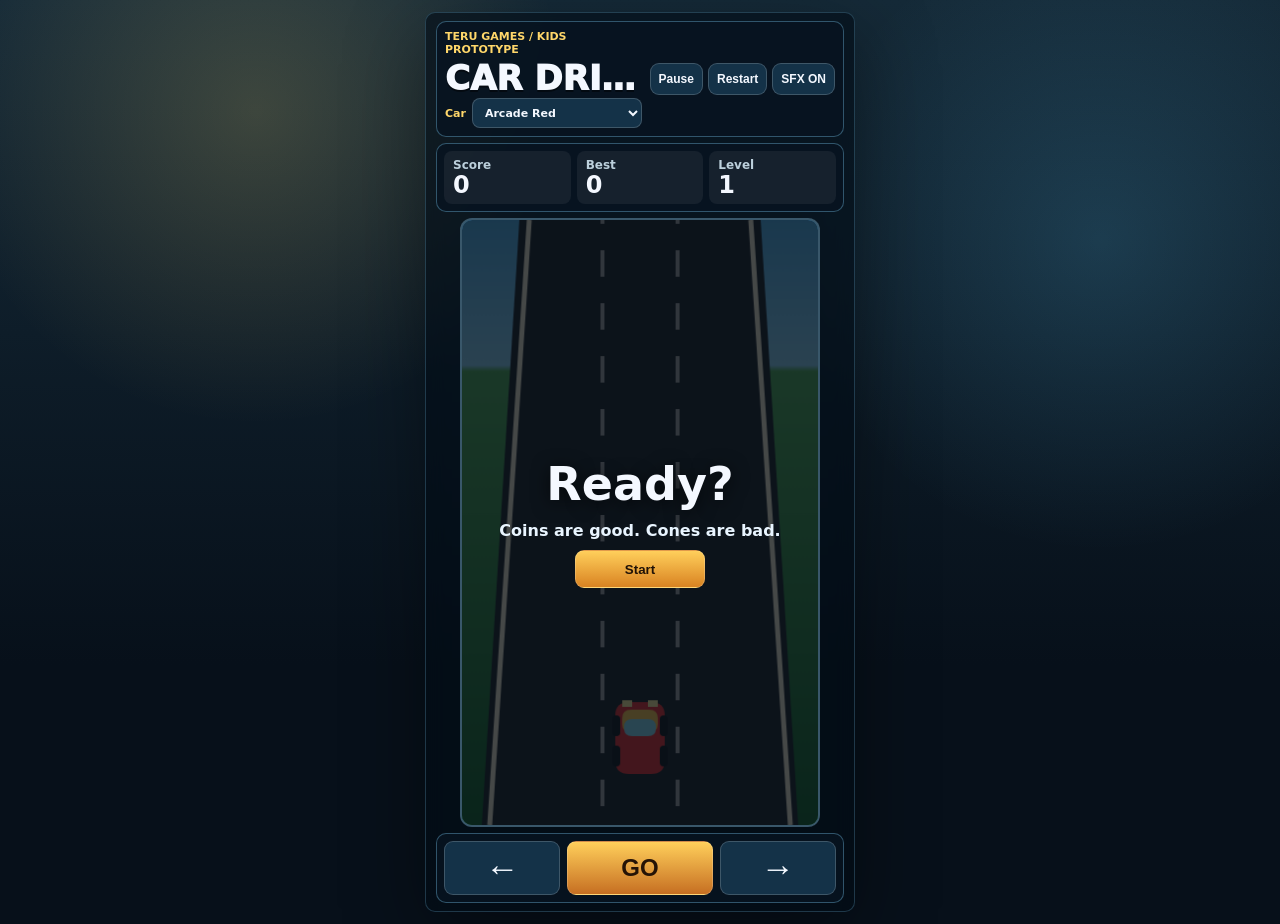
<file: game-dev-room/prototypes/car-drive/index.html>
<!doctype html>
<!-- このゲームはAIを活用して制作されています。© てるよしGAMES -->
<!-- This game was made with the help of AI. © TERUYOSHI GAMES (TERU) — original work by TERU. https://www.teru44.net -->
<html lang="ja">
  <head>
    <meta charset="UTF-8" /><meta name="author" content="TERU（てるよしGAMES）"><meta name="copyright" content="© TERUYOSHI GAMES (TERU)">
    <meta
      name="viewport"
      content="width=device-width, initial-scale=1.0, maximum-scale=1.0, user-scalable=no, viewport-fit=cover"
    />
    <title>Car Drive Sample</title>
    <link rel="stylesheet" href="./styles.css" />
  </head>
  <body>
    <main class="app" aria-label="Car Drive Sample">
      <section class="top-bar">
        <div class="brand">
          <p>TERU GAMES / Kids Prototype</p>
          <h1>CAR DRIVE</h1>
          <label class="car-picker">
            <span>Car</span>
            <select id="carSelect" aria-label="Car type">
              <option value="arcade-red">Arcade Red</option>
              <option value="toyota-hilux">Toyota Hilux</option>
              <option value="porsche-959">Porsche 959</option>
            </select>
          </label>
        </div>
        <div class="actions">
          <button id="pauseBtn" type="button">Pause</button>
          <button id="restartBtn" type="button">Restart</button>
          <button id="soundBtn" type="button" aria-pressed="true">SFX ON</button>
        </div>
      </section>

      <section class="stats" aria-label="Score board">
        <div>
          <span>Score</span>
          <strong id="score">0</strong>
        </div>
        <div>
          <span>Best</span>
          <strong id="best">0</strong>
        </div>
        <div>
          <span>Level</span>
          <strong id="level">1</strong>
        </div>
      </section>

      <section class="road-wrap">
        <canvas id="game" width="360" height="640" aria-label="Driving game"></canvas>
        <div id="overlay" class="overlay">
          <strong id="overlayTitle">Ready?</strong>
          <span id="overlayText">Press Start</span>
          <button id="startBtn" type="button">Start</button>
        </div>
      </section>

      <section class="controls" aria-label="Touch controls">
        <button id="leftBtn" type="button" aria-label="Left">←</button>
        <button id="boostBtn" type="button" aria-label="Boost">GO</button>
        <button id="rightBtn" type="button" aria-label="Right">→</button>
      </section>
    </main>

    <script src="./game.js"></script>
  </body>
</html>
</file>
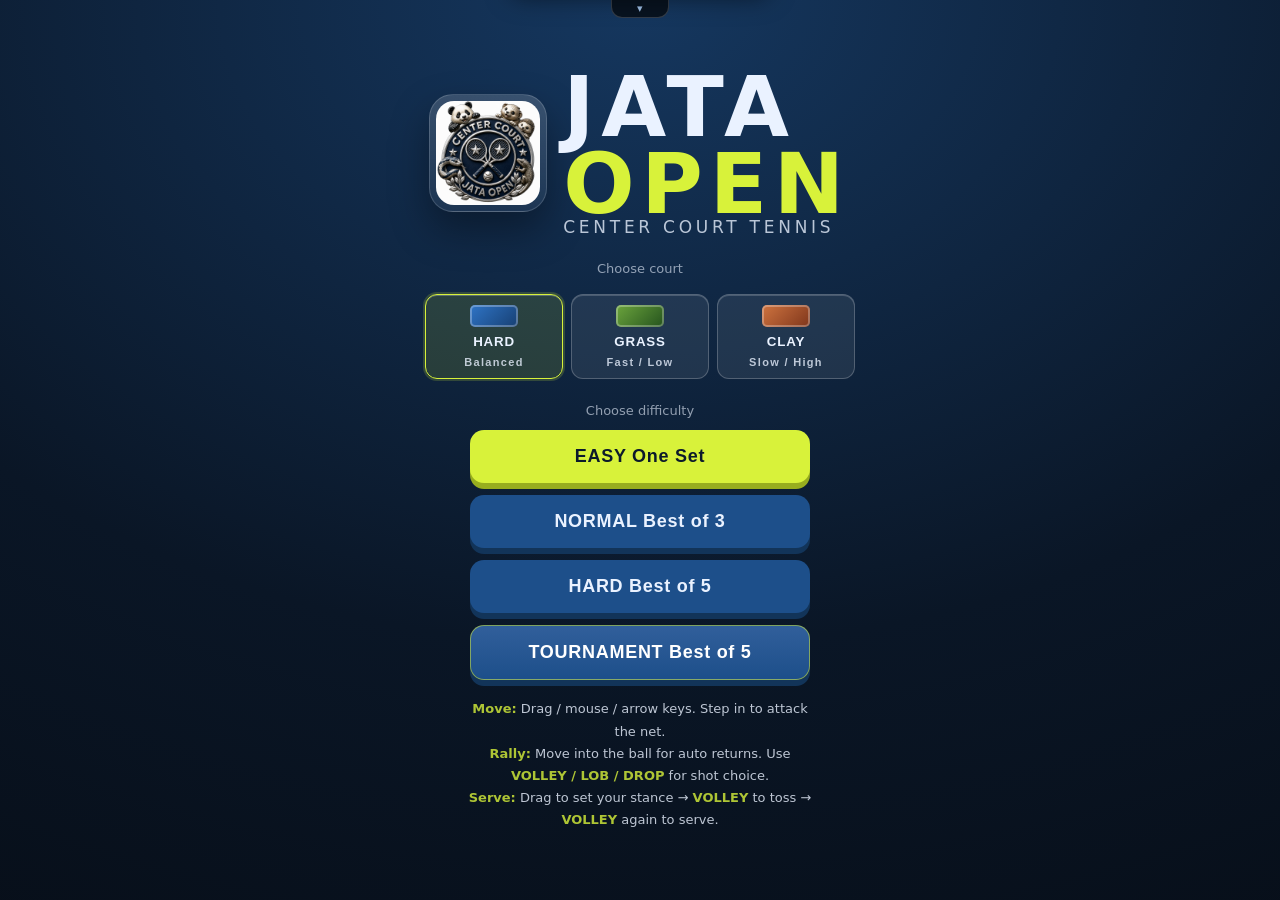
<file: game-dev-room/prototypes/center-court-tennis/index.html>
<!DOCTYPE html>
<!-- このゲームはAIを活用して制作されています。© てるよしGAMES -->
<!-- This game was made with the help of AI. © TERUYOSHI GAMES (TERU) — original work by TERU. https://www.teru44.net -->
<html lang="ja">
<head>
<meta charset="UTF-8"><meta name="author" content="TERU（てるよしGAMES）"><meta name="copyright" content="© TERUYOSHI GAMES (TERU)">
<meta name="viewport" content="width=device-width, initial-scale=1.0, maximum-scale=1.0, user-scalable=no">
<title>JATA OPEN - Center Court Tennis</title>
<style>
  :root{
    --court:#2767b8;        /* ハードコート（コート内） */
    --apron:#3c9a5f;        /* コート外周グリーン */
    --line:#f4f7fb;         /* ライン白 */
    --ball:#d8f23a;         /* テニスボール */
    --surface-accent:#d8f23a;
    --ink:#0c1a2b;
    --hud:#0c1a2bcc;
  }
  *{box-sizing:border-box;-webkit-tap-highlight-color:transparent;
    -webkit-user-select:none;user-select:none;-webkit-touch-callout:none;}
  html,body{margin:0;height:100%;background:#08111d;overflow:hidden;
    font-family:'Trebuchet MS','Segoe UI',system-ui,sans-serif;color:#eaf2ff;}
  img{-webkit-user-drag:none;user-drag:none;}
  #wrap{position:fixed;inset:0;display:flex;align-items:center;justify-content:center;}
  canvas{display:block;touch-action:none;width:100%;height:100%;}

  /* ---- オーバーレイ（メニュー / 勝敗） ---- */
  .overlay{position:fixed;inset:0;display:flex;flex-direction:column;
    align-items:center;justify-content:center;gap:18px;
    background:radial-gradient(120% 120% at 50% 0%,#15375f 0%,#0a1626 60%,#070e18 100%);
    text-align:center;padding:24px;z-index:10;}
  .hidden{display:none!important;}
  .brand-block{display:flex;align-items:center;justify-content:center;gap:16px;
    max-width:92vw;}
  .brand-copy{text-align:left;}
  .emblem-wrap{width:min(118px,28vw);padding:6px;border-radius:24px;
    background:linear-gradient(180deg,rgba(255,255,255,.16),rgba(255,255,255,.05));
    border:1px solid rgba(255,255,255,.16);box-shadow:0 18px 38px rgba(0,0,0,.36);}
  .title-emblem{display:block;width:100%;height:auto;border-radius:18px;}
  .result-emblem{display:block;width:min(138px,34vw);height:auto;border-radius:24px;
    box-shadow:0 18px 38px rgba(0,0,0,.35);}
  .result-player{display:block;width:min(190px,42vw);max-height:32vh;object-fit:contain;
    image-rendering:pixelated;filter:drop-shadow(0 16px 24px rgba(0,0,0,.34));}
  .character-grid{display:grid;grid-template-columns:repeat(4,minmax(0,140px));gap:10px;
    width:min(590px,96vw);}
  .character-card{appearance:none;position:relative;overflow:hidden;cursor:pointer;min-height:202px;
    padding:12px;border-radius:20px;border:2px solid rgba(255,255,255,.18);color:#eaf2ff;
    background:linear-gradient(180deg,rgba(37,83,132,.92),rgba(10,27,48,.96));
    box-shadow:0 16px 34px rgba(0,0,0,.3);display:flex;flex-direction:column;align-items:center;
    justify-content:flex-end;gap:7px;transition:transform .12s,border-color .12s,box-shadow .12s;}
  .character-card:hover,.character-card:focus-visible{transform:translateY(-3px);border-color:var(--ball);
    box-shadow:0 18px 38px rgba(0,0,0,.36),0 0 0 3px rgba(216,242,58,.15);outline:0;}
  .character-card:active{transform:translateY(1px);}
  .character-preview{width:100%;height:136px;object-fit:contain;image-rendering:pixelated;
    filter:drop-shadow(0 12px 13px rgba(0,0,0,.32));}
  .character-name{font-size:21px;font-weight:900;letter-spacing:.08em;}
  .character-card[data-character="kangaroo"] .character-name{font-size:15px;letter-spacing:.035em;}
  .character-type{font-size:11px;letter-spacing:.15em;color:#a9c9e9;}
  .character-detail{position:absolute;left:7px;right:7px;bottom:7px;z-index:2;min-height:58px;
    padding:8px 7px;border-radius:12px;border:1px solid rgba(216,242,58,.48);
    background:rgba(5,16,30,.96);color:#f4f8ff;font-size:11px;font-weight:800;line-height:1.42;
    letter-spacing:.025em;display:flex;align-items:center;justify-content:center;text-align:center;
    opacity:0;transform:translateY(8px);transition:opacity .14s,transform .14s;pointer-events:none;}
  .character-card:hover .character-detail,.character-card:focus-visible .character-detail{
    opacity:1;transform:translateY(0);}
  .character-back{width:min(240px,70vw);}
  .title{font-size:clamp(38px,11vw,84px);font-weight:900;letter-spacing:.08em;
    line-height:.92;text-transform:uppercase;}
  .title b{color:var(--ball);}
  .tagline{font-size:clamp(13px,3.6vw,17px);opacity:.78;letter-spacing:.22em;
    text-transform:uppercase;margin-top:-6px;}
  .panel{display:flex;flex-direction:column;gap:12px;width:min(340px,86vw);margin-top:6px;}
  .surface-select{display:grid;grid-template-columns:repeat(3,1fr);gap:8px;width:min(430px,92vw);}
  .surface-card{appearance:none;border:1px solid rgba(255,255,255,.22);cursor:pointer;border-radius:12px;
    min-height:74px;padding:10px 8px;color:#eaf2ff;background:rgba(255,255,255,.08);
    display:flex;flex-direction:column;align-items:center;justify-content:center;gap:7px;
    font-weight:900;letter-spacing:.06em;box-shadow:inset 0 1px 0 rgba(255,255,255,.18);}
  .surface-card::before{content:"";display:block;width:48px;height:22px;border-radius:5px;
    background:linear-gradient(135deg,var(--sw1),var(--sw2));box-shadow:inset 0 0 0 2px rgba(255,255,255,.28);}
  .surface-card span{font-size:11px;opacity:.78;font-weight:800;letter-spacing:.12em;}
  .surface-card.on{border-color:var(--surface-accent);background:rgba(216,242,58,.13);
    box-shadow:0 0 0 2px rgba(216,242,58,.18),inset 0 1px 0 rgba(255,255,255,.25);}
  .surface-card[data-surface="hard"]{--sw1:#2f75c7;--sw2:#173f72;}
  .surface-card[data-surface="grass"]{--sw1:#6ca53d;--sw2:#24521d;}
  .surface-card[data-surface="clay"]{--sw1:#cf7440;--sw2:#7e351b;}
  .btn{appearance:none;border:0;cursor:pointer;border-radius:14px;padding:16px 18px;
    font-size:18px;font-weight:800;letter-spacing:.04em;color:var(--ink);
    background:var(--ball);box-shadow:0 6px 0 #97ad1f;transition:transform .06s,box-shadow .06s;}
  .btn:active{transform:translateY(4px);box-shadow:0 2px 0 #97ad1f;}
  .btn.alt{background:#1d4f8a;color:#eaf2ff;box-shadow:0 6px 0 #123459;}
  .btn.alt:active{box-shadow:0 2px 0 #123459;}
  .sub{font-size:13px;opacity:.6;}
  .help{font-size:13px;line-height:1.7;opacity:.8;max-width:360px;}
  .help b{color:var(--ball);}
  .result{font-size:clamp(28px,8vw,52px);font-weight:900;}
  .badge{display:inline-block;font-size:12px;letter-spacing:.18em;
    text-transform:uppercase;opacity:.6;}
  .tournament-entry{border:1px solid rgba(216,242,58,.52);background:linear-gradient(180deg,#315f9b,#1d4f8a)!important;
    color:#fff!important;box-shadow:0 6px 0 #123459!important;}
  .resume-tournament{border:1px solid rgba(255,255,255,.24);}
  .tournament-overlay{gap:12px;padding:18px 14px;overflow:auto;justify-content:flex-start;}
  .tournament-title{font-size:clamp(30px,8vw,52px);font-weight:900;letter-spacing:.08em;line-height:.95;margin-top:18px;}
  .tournament-round{color:var(--ball);font-size:15px;font-weight:900;letter-spacing:.16em;}
  .bracket{display:grid;grid-template-columns:repeat(3,minmax(160px,1fr));gap:10px;width:min(760px,96vw);align-items:start;}
  .bracket-column{display:flex;flex-direction:column;gap:8px;min-width:0;}
  .bracket-heading{font-size:11px;color:#9fc0e6;letter-spacing:.15em;font-weight:900;}
  .bracket-match{border:1px solid rgba(255,255,255,.16);border-radius:11px;padding:7px;background:rgba(12,28,48,.88);font-size:11px;line-height:1.55;text-align:left;}
  .bracket-player{display:block;white-space:nowrap;overflow:hidden;text-overflow:ellipsis;padding:1px 4px;border-radius:5px;}
  .bracket-player.user{color:var(--ball);font-weight:900;}
  .bracket-player.winner{background:rgba(124,252,138,.14);color:#7cfc8a;}
  .bracket-player.pending{opacity:.38;}
  .tournament-actions{display:flex;flex-direction:column;gap:10px;width:min(340px,86vw);padding-bottom:20px;}
  .save-note{font-size:12px;color:#9fc0e6;}
  .champion-video-layer{position:fixed;inset:0;z-index:30;background:#030812;display:flex;align-items:center;justify-content:center;}
  .champion-video-layer video{width:100%;height:100%;object-fit:contain;background:#030812;}
  .video-skip{position:absolute;right:14px;top:max(28px,env(safe-area-inset-top));z-index:2;border:1px solid rgba(255,255,255,.35);border-radius:999px;padding:10px 16px;background:rgba(5,16,30,.78);color:#fff;font-weight:900;}
  .video-play{position:absolute;left:50%;top:50%;transform:translate(-50%,-50%);z-index:3;width:min(300px,80vw);}
  .champion-celebration{position:fixed;inset:0;z-index:34;pointer-events:none;overflow:hidden;
    display:flex;align-items:flex-start;justify-content:center;padding-top:max(28px,env(safe-area-inset-top));}
  .champion-crown{position:relative;z-index:2;display:flex;flex-direction:column;align-items:center;
    padding:10px 22px 12px;border-radius:18px;border:1px solid rgba(255,236,139,.62);
    background:linear-gradient(180deg,rgba(8,18,34,.9),rgba(16,35,60,.76));
    box-shadow:0 10px 36px rgba(0,0,0,.42),0 0 35px rgba(255,211,74,.2);animation:championCrownIn .65s cubic-bezier(.2,.8,.2,1) both;}
  .champion-trophy{font-size:clamp(34px,9vw,58px);line-height:1;filter:drop-shadow(0 5px 8px rgba(0,0,0,.4));}
  .champion-kicker{font-size:clamp(10px,2.8vw,14px);font-weight:900;letter-spacing:.28em;color:#ffe57a;margin-top:5px;}
  .champion-word{font-size:clamp(25px,7vw,50px);font-weight:1000;line-height:1;letter-spacing:.1em;
    background:linear-gradient(180deg,#fffbd3 8%,#ffd34a 52%,#f28a17 100%);-webkit-background-clip:text;background-clip:text;color:transparent;
    text-shadow:0 5px 22px rgba(255,189,38,.2);}
  .confetti-piece{position:absolute;top:-12vh;width:10px;height:18px;border-radius:2px;opacity:.95;
    animation:confettiFall var(--fall) linear var(--delay) infinite,confettiSpin .75s ease-in-out infinite alternate;}
  @keyframes championCrownIn{from{opacity:0;transform:translateY(-28px) scale(.78)}to{opacity:1;transform:none}}
  @keyframes confettiFall{to{transform:translate3d(var(--drift),118vh,0) rotate(850deg)}}
  @keyframes confettiSpin{to{border-radius:50%;filter:brightness(1.25)}}
  .classic-secret{position:fixed;inset:0;z-index:33;display:flex;align-items:center;justify-content:center;overflow:hidden;
    background:radial-gradient(circle at 50% 42%,#244a72 0%,#081522 46%,#030812 100%);}
  .classic-secret-card{position:relative;width:min(540px,94vw);height:min(650px,88vh);display:flex;flex-direction:column;
    align-items:center;justify-content:center;gap:10px;text-align:center;}
  .secret-label{font-size:12px;font-weight:900;letter-spacing:.28em;color:#d8f23a;animation:secretFade .6s .2s both;}
  .secret-title{font-size:clamp(25px,7vw,46px);font-weight:1000;letter-spacing:.07em;animation:secretFade .6s 2.45s both;}
  .secret-copy{font-size:clamp(12px,3.2vw,16px);color:#a9c9e9;letter-spacing:.12em;animation:secretFade .6s 2.75s both;}
  .classic-reveal{position:relative;width:min(330px,78vw);height:min(360px,54vh);display:flex;align-items:center;justify-content:center;}
  .classic-shell-half{position:absolute;top:12%;width:50%;height:76%;overflow:hidden;border:5px solid #d8f23a;
    background:repeating-linear-gradient(0deg,#153657 0 13px,#1d4f7a 13px 26px);box-shadow:0 0 35px rgba(78,204,255,.3);z-index:2;}
  .classic-shell-half::after{content:'< />';position:absolute;top:42%;font:1000 34px/1 ui-monospace,monospace;color:#d8f23a;}
  .classic-shell-left{left:0;border-radius:180px 0 0 180px;transform-origin:right center;animation:openShellLeft .8s 1.35s cubic-bezier(.2,.8,.2,1) forwards;}
  .classic-shell-left::after{right:18px;}
  .classic-shell-right{right:0;border-radius:0 180px 180px 0;transform-origin:left center;animation:openShellRight .8s 1.35s cubic-bezier(.2,.8,.2,1) forwards;}
  .classic-shell-right::after{left:18px;}
  .pixel-dev{width:58%;height:auto;image-rendering:pixelated;filter:drop-shadow(0 16px 18px rgba(0,0,0,.45));
    opacity:0;transform:translateY(28px) scale(.65);animation:devReveal .75s 1.85s cubic-bezier(.18,.9,.25,1.2) forwards;}
  .secret-skip{position:absolute;right:8px;top:auto;bottom:8px;pointer-events:auto;}
  @keyframes openShellLeft{to{transform:translateX(-76%) rotate(-17deg);opacity:.68}}
  @keyframes openShellRight{to{transform:translateX(76%) rotate(17deg);opacity:.68}}
  @keyframes devReveal{to{opacity:1;transform:translateY(0) scale(1)}}
  @keyframes secretFade{from{opacity:0;transform:translateY(12px)}to{opacity:1;transform:none}}
  .play-controls{position:fixed;left:50%;bottom:max(22px,env(safe-area-inset-bottom));
    transform:translateX(-50%);z-index:18;display:flex;flex-direction:column;gap:16px;align-items:center;
    justify-content:center;padding:12px;border-radius:20px;background:rgba(8,17,29,.72);
    border:1px solid rgba(255,255,255,.14);backdrop-filter:blur(8px);}
  .play-controls.hidden{display:none!important;}
  .control-row{display:flex;gap:12px;align-items:center;justify-content:center;}
  .control-row + .control-row{margin-top:2px;}
  .ctl{appearance:none;border:1px solid rgba(255,255,255,.22);min-width:72px;height:42px;
    border-radius:13px;background:rgba(20,38,62,.92);color:#eaf2ff;font-weight:900;
    letter-spacing:.04em;font-size:13px;box-shadow:0 4px 14px rgba(0,0,0,.24);cursor:pointer;}
  .ctl.nav{min-width:112px;height:40px;}
  .ctl.timeout{min-width:220px;height:48px;border-color:rgba(216,242,58,.5);
    background:rgba(29,79,138,.96);font-size:15px;letter-spacing:.12em;}
  .ctl.shot{min-width:88px;}
  .ctl.primary{background:var(--ball);color:#0c1a2b;border-color:rgba(255,255,255,.38);}
  .ctl:active{transform:translateY(2px) scale(.98);}
  .ctl[disabled]{opacity:.42;cursor:default;transform:none;}
  .pause-layer{position:fixed;inset:0;z-index:16;display:flex;align-items:center;justify-content:center;
    background:rgba(5,11,20,.46);backdrop-filter:blur(2px);text-align:center;}
  .pause-card{width:min(320px,86vw);border-radius:18px;background:rgba(8,17,29,.9);
    border:1px solid rgba(255,255,255,.18);box-shadow:0 18px 50px rgba(0,0,0,.35);
    padding:26px 20px;display:flex;flex-direction:column;gap:14px;align-items:center;}
  .pause-card strong{font-size:34px;letter-spacing:.12em;}
  .pause-card span{font-size:13px;color:#9fc0e6;}
  .pause-actions,.confirm-actions{width:100%;display:flex;flex-direction:column;gap:12px;}
  .pause-actions .btn,.confirm-actions .btn{width:100%;}
  .confirm-panel{width:100%;display:flex;flex-direction:column;align-items:center;gap:14px;}
  .confirm-panel.hidden,.pause-actions.hidden{display:none!important;}
  .confirm-panel strong{font-size:20px;line-height:1.35;letter-spacing:.05em;}
  .confirm-actions{display:grid;grid-template-columns:1fr 1fr;}
  @media(max-width:720px){
    .brand-block{gap:10px;}
    .brand-copy{text-align:left;}
    .emblem-wrap{width:min(96px,25vw);padding:4px;border-radius:20px;}
    .title-emblem{border-radius:16px;}
    .title{font-size:clamp(34px,10vw,58px);}
    .play-controls{bottom:max(80px,env(safe-area-inset-bottom));gap:16px;padding:12px;}
    .control-row{gap:10px;}
    .control-row + .control-row{margin-top:4px;}
    .ctl{min-width:70px;height:40px;font-size:12px;}
    .ctl.nav{min-width:104px;height:38px;}
    .ctl.timeout{min-width:250px;height:50px;font-size:15px;}
    .ctl.shot{min-width:90px;height:44px;}
    #characterSelect{gap:10px;padding:14px 18px;}
    .character-grid{grid-template-columns:repeat(2,minmax(0,1fr));gap:6px 8px;}
    .character-card{min-height:124px;padding:5px;gap:2px;border-radius:15px;}
    .character-preview{height:74px;}
    .character-name{font-size:16px;}
    .character-type{font-size:9px;}
    .character-detail{font-size:10px;min-height:48px;padding:6px;}
    .bracket{grid-template-columns:1fr;width:min(360px,94vw);}
    .tournament-overlay{overflow:auto;justify-content:flex-start;}
    .tournament-title{margin-top:10px;}
    .champion-crown{padding:8px 15px 10px;}
    .classic-secret-card{height:82vh;}
    .secret-title{font-size:22px;letter-spacing:.035em;max-width:94vw;}
    .secret-copy{font-size:12px;letter-spacing:.07em;}
  }
  @media(prefers-reduced-motion:reduce){
    .confetti-piece{animation-duration:7s!important;}
    .classic-shell-left{animation-delay:.15s;animation-duration:.01s;}
    .classic-shell-right{animation-delay:.15s;animation-duration:.01s;}
    .pixel-dev,.secret-title,.secret-copy{animation-delay:.25s;animation-duration:.01s;}
  }
  @media(max-height:600px) and (orientation:landscape){
    #characterSelect{gap:6px;padding:10px;}
    #characterSelect>.title{font-size:28px!important;line-height:.88;}
    .character-grid{grid-template-columns:repeat(8,minmax(0,1fr));gap:5px;width:min(1000px,98vw);}
    .character-card{min-height:138px;padding:4px;gap:2px;border-radius:13px;}
    .character-preview{height:88px;}
    .character-name{font-size:13px;}
    .character-type{font-size:7px;letter-spacing:.08em;}
    .character-back{padding:8px 12px;font-size:14px;}
  }
  @media(hover:none){.character-detail{display:none;}}
</style>
</head>
<body>
<div id="wrap"><canvas id="c"></canvas></div>
<div id="playControls" class="play-controls hidden" aria-label="Game controls">
  <div class="control-row">
    <button id="pauseBtn" class="ctl nav timeout" type="button" aria-label="Time out">TIME OUT</button>
  </div>
  <div class="control-row">
    <button id="volleyBtn" class="ctl shot primary" type="button" aria-label="Volley">VOLLEY</button>
    <button id="lobBtn" class="ctl shot" type="button" aria-label="Lob">LOB</button>
    <button id="dropBtn" class="ctl shot" type="button" aria-label="Drop shot">DROP</button>
  </div>
</div>
<div id="pauseLayer" class="pause-layer hidden">
  <div class="pause-card">
    <strong>TIME OUT</strong>
    <span id="pauseMessage">Match paused</span>
    <div id="pauseActions" class="pause-actions">
      <button id="resumeBtn" class="btn" type="button">RESUME</button>
      <button id="pauseTitleBtn" class="btn alt" type="button">TITLE</button>
    </div>
    <div id="titleConfirm" class="confirm-panel hidden" role="group" aria-label="Return to title confirmation">
      <strong>END MATCH AND<br>RETURN TO TITLE?</strong>
      <span>The current match will be cancelled.</span>
      <div class="confirm-actions">
        <button id="cancelTitleBtn" class="btn alt" type="button">NO</button>
        <button id="confirmTitleBtn" class="btn" type="button">YES</button>
      </div>
    </div>
  </div>
</div>

<!-- メニュー -->
<div id="menu" class="overlay">
  <div class="brand-block">
    <div class="emblem-wrap" aria-hidden="true">
      <img class="title-emblem" src="assets/jata-open-emblem.png" alt="">
    </div>
    <div class="brand-copy">
    <div class="title">JATA<br><b>OPEN</b></div>
    <div class="tagline">Center Court Tennis</div>
    </div>
  </div>
  <div class="panel">
    <div class="sub">Choose court</div>
  </div>
  <div class="surface-select" aria-label="Court selection">
    <button class="surface-card on" data-surface="hard" type="button">HARD<span>Balanced</span></button>
    <button class="surface-card" data-surface="grass" type="button">GRASS<span>Fast / Low</span></button>
    <button class="surface-card" data-surface="clay" type="button">CLAY<span>Slow / High</span></button>
  </div>
  <div class="panel">
    <div class="sub">Choose difficulty</div>
    <button class="btn" data-diff="easy" data-mode="exhibition">EASY  One Set</button>
    <button class="btn alt" data-diff="normal" data-mode="exhibition">NORMAL  Best of 3</button>
    <button class="btn alt" data-diff="hard" data-mode="exhibition">HARD  Best of 5</button>
    <button class="btn tournament-entry" id="tournamentBtn" type="button">TOURNAMENT  Best of 5</button>
    <button class="btn alt resume-tournament hidden" id="resumeTournamentBtn" type="button">RESUME TOURNAMENT</button>
  </div>
  <div class="help">
    <b>Move:</b> Drag / mouse / arrow keys. Step in to attack the net.<br>
    <b>Rally:</b> Move into the ball for auto returns. Use <b>VOLLEY / LOB / DROP</b> for shot choice.<br>
    <b>Serve:</b> Drag to set your stance → <b>VOLLEY</b> to toss → <b>VOLLEY</b> again to serve.
  </div>
</div>

<!-- キャラクター選択 -->
<div id="characterSelect" class="overlay hidden">
  <div class="badge" id="playerSelectBadge">PLAYER SELECT</div>
  <div class="title" style="font-size:clamp(30px,8vw,54px);">CHOOSE<br><b>YOUR PLAYER</b></div>
  <div class="character-grid" aria-label="Character selection">
    <button class="character-card" data-character="girl" type="button" aria-label="GIRL、パワーサーブ。長身サーブ18パーセント強化、標準フットワーク">
      <img id="girlPreview" class="character-preview" src="assets/characters/girl-ready.jpg" alt="Girl tennis player">
      <span class="character-name">GIRL</span>
      <span class="character-type">POWER SERVE</span>
      <span class="character-detail">長身サーブ ＋18%<br>標準フットワーク</span>
    </button>
    <button class="character-card" data-character="panda" type="button" aria-label="PANDA、バランス。全能力が標準の万能型">
      <img id="pandaPreview" class="character-preview" src="assets/characters/panda-ready.jpg" alt="Panda tennis player">
      <span class="character-name">PANDA</span>
      <span class="character-type">BALANCED</span>
      <span class="character-detail">全能力が標準<br>クセのない万能型</span>
    </button>
    <button class="character-card" data-character="robot" type="button" aria-label="ROBOT、スピード。移動25パーセント強化、打球と守備は少し控えめ">
      <img id="robotPreview" class="character-preview" src="assets/characters/robot-ready.jpg" alt="Robot tennis player">
      <span class="character-name">ROBOT</span>
      <span class="character-type">SPEED</span>
      <span class="character-detail">移動 ＋25%<br>打球・守備は少し控えめ</span>
    </button>
    <button class="character-card" data-character="koala" type="button" aria-label="KOALA、ディフェンス。守備範囲35パーセント強化、移動22パーセント低下">
      <img id="koalaPreview" class="character-preview" src="assets/characters/koala-ready.jpg" alt="Koala tennis player">
      <span class="character-name">KOALA</span>
      <span class="character-type">DEFENSE</span>
      <span class="character-detail">守備範囲 ＋35%<br>移動 －22%</span>
    </button>
    <button class="character-card" data-character="kangaroo" type="button" aria-label="KANGAROO、ワイルドパワー。強打24パーセント強化、制球が不安定">
      <img id="kangarooPreview" class="character-preview" src="assets/characters/kangaroo-ready.jpg" alt="Kangaroo tennis player">
      <span class="character-name">KANGAROO</span>
      <span class="character-type">WILD POWER</span>
      <span class="character-detail">強打 ＋24%<br>制球が不安定</span>
    </button>
    <button class="character-card" data-character="ghost" type="button" aria-label="GHOST、フロートディフェンス。守備範囲32パーセント強化、強打不可のふわり返球">
      <img id="ghostPreview" class="character-preview" src="assets/characters/ghost-ready.jpg" alt="Ghost tennis player">
      <span class="character-name">GHOST</span>
      <span class="character-type">FLOAT DEFENSE</span>
      <span class="character-detail">守備範囲 ＋32%<br>強打不可・ふわり返球</span>
    </button>
    <button class="character-card" data-character="bear" type="button" aria-label="BEAR、ヘビーパワー。強打22パーセント強化、移動22パーセント低下">
      <img id="bearPreview" class="character-preview" src="assets/characters/bear-ready.jpg" alt="Bear tennis player">
      <span class="character-name">BEAR</span>
      <span class="character-type">HEAVY POWER</span>
      <span class="character-detail">強打 ＋22%<br>移動 －22%</span>
    </button>
    <button class="character-card" data-character="classic" type="button" aria-label="CLASSIC、オールラウンダー。制球5パーセント強化、安定した標準性能">
      <canvas id="classicPreview" class="character-preview" width="240" height="170" aria-label="Classic code-drawn tennis player"></canvas>
      <span class="character-name">CLASSIC</span>
      <span class="character-type">ALL-ROUNDER</span>
      <span class="character-detail">制球 ＋5%<br>安定した標準性能</span>
    </button>
  </div>
  <button id="characterBackBtn" class="btn alt character-back" type="button">BACK</button>
</div>

<!-- トーナメント表 -->
<div id="tournamentLayer" class="overlay tournament-overlay hidden">
  <div class="badge">8 PLAYER CHAMPIONSHIP</div>
  <div class="tournament-title">JATA <b style="color:var(--ball)">OPEN CUP</b></div>
  <div id="tournamentRound" class="tournament-round"></div>
  <div id="tournamentBracket" class="bracket" aria-label="Tournament bracket"></div>
  <div class="tournament-actions">
    <button class="btn" id="tournamentContinueBtn" type="button">PLAY MATCH</button>
    <button class="btn alt" id="tournamentTitleBtn" type="button">SAVE &amp; TITLE</button>
    <div class="save-note">Progress and match score are saved automatically on this device.</div>
  </div>
</div>

<!-- キャラクター別トーナメント優勝動画 -->
<div id="championVideoLayer" class="champion-video-layer hidden">
  <video id="championVideo" playsinline muted preload="metadata" src="assets/girl-tournament-champion.mp4"></video>
  <button id="championVideoPlay" class="btn video-play hidden" type="button">PLAY VICTORY MOVIE</button>
  <button id="championVideoSkip" class="video-skip" type="button">SKIP</button>
</div>

<!-- 全キャラ共通のコード生成・優勝演出 -->
<div id="championCelebration" class="champion-celebration hidden" aria-hidden="true">
  <div class="champion-crown">
    <div class="champion-trophy">🏆</div>
    <div class="champion-kicker">JATA OPEN CUP · 優勝</div>
    <div class="champion-word">CHAMPION</div>
  </div>
</div>

<!-- CLASSIC限定：図形外装の中から開発者が現れる隠しエンディング -->
<div id="classicSecretLayer" class="classic-secret hidden">
  <div class="classic-secret-card">
    <div class="secret-label">SECRET ENDING UNLOCKED</div>
    <div class="classic-reveal" aria-label="The classic character opens and reveals its developer">
      <div class="classic-shell-half classic-shell-left"></div>
      <div class="classic-shell-half classic-shell-right"></div>
      <svg class="pixel-dev" viewBox="0 0 160 220" role="img" aria-label="Pixel art developer">
        <g shape-rendering="crispEdges">
          <rect x="40" y="24" width="80" height="12" fill="#d6d9dd"/><rect x="28" y="36" width="104" height="20" fill="#eef0f2"/>
          <rect x="40" y="52" width="80" height="64" fill="#e2ad79"/><rect x="32" y="64" width="8" height="32" fill="#e2ad79"/><rect x="120" y="64" width="8" height="32" fill="#e2ad79"/>
          <rect x="48" y="52" width="16" height="12" fill="#70757d"/><rect x="96" y="52" width="16" height="12" fill="#70757d"/>
          <rect x="52" y="72" width="12" height="12" fill="#13233a"/><rect x="96" y="72" width="12" height="12" fill="#13233a"/>
          <rect x="68" y="90" width="24" height="8" fill="#9b5d3b"/><rect x="56" y="98" width="48" height="10" fill="#5a3828"/>
          <rect x="68" y="108" width="24" height="8" fill="#f2d0ad"/>
          <rect x="44" y="116" width="72" height="16" fill="#e2ad79"/><rect x="28" y="132" width="104" height="64" fill="#2d72c8"/>
          <rect x="16" y="140" width="20" height="52" fill="#2d72c8"/><rect x="124" y="140" width="20" height="52" fill="#2d72c8"/>
          <rect x="52" y="136" width="56" height="12" fill="#d8f23a"/><rect x="68" y="150" width="24" height="30" fill="#0c1a2b"/>
          <rect x="36" y="196" width="36" height="20" fill="#162a42"/><rect x="88" y="196" width="36" height="20" fill="#162a42"/>
          <rect x="20" y="184" width="16" height="12" fill="#e2ad79"/><rect x="124" y="184" width="16" height="12" fill="#e2ad79"/>
        </g>
      </svg>
    </div>
    <div class="secret-title">THE CODE WAS HUMAN.</div>
    <div class="secret-copy">CLASSICの中の人、ついに優勝。</div>
    <button id="classicSecretSkip" class="video-skip secret-skip" type="button">CONTINUE</button>
  </div>
</div>

<!-- 勝敗 -->
<div id="over" class="overlay hidden">
  <img class="result-emblem" src="assets/jata-open-emblem.png" alt="JATA OPEN">
  <img id="resultPlayer" class="result-player hidden" alt="Winning player">
  <div class="badge">Match Finished</div>
  <div id="resultText" class="result"></div>
  <div id="resultScore" class="sub" style="font-size:18px;"></div>
  <div class="panel">
    <button class="btn" id="againBtn">PLAY AGAIN</button>
    <button class="btn alt" id="menuBtn">CHANGE SETTINGS</button>
  </div>
</div>

<script>
"use strict";
/* =========================================================================
   JATA OPEN — 疑似3Dテニス
   主要パラメータは下の CONFIG にまとめてあるので、感触はここで調整できます。
   ========================================================================= */
const CONFIG = {
  // コート論理座標: x∈[-1,1](左右)  y∈[0,1](0=手前/自分, 1=奥/CPU)  z=高さ
  // autoR* = 自動返球の範囲(体に入る狭さ) / swingR* = タップで拾える範囲(広い)
  player: { speed:1.85, autoRX:0.22, autoRY:0.17, swingRX:0.40, swingRY:0.30, z:0.34 },
  swingWindow:0.35,    // タップ後にスイングが有効な時間
  autoDelay:0.05,      // 体に入ればすぐ自動返球
  serveToss:1.8,       // サーブのトス初速（低め）
  tapMaxMs:260,        // この時間未満の接触＝タップ(トス/打撃)。長押し/ドラッグは移動のみ
  tapMaxMove:26,       // タップ判定の許容移動量(px)
  pointPause:1.7,      // ポイント間の待ち（テンポ）
  cpu: {
    easy:   { speed:0.75, err:0.50, react:0.22, depth:0.66 },
    normal: { speed:1.00, err:0.34, react:0.18, depth:0.74 },
    hard:   { speed:1.40, err:0.20, react:0.10, depth:0.80 },
  },
  gravity:2.35,        // z方向の重力（小さいほどふんわり）
  flight:0.76,         // 打球の飛行時間（大きいほど遅い）
  serveFlight:0.80,
  netZ:0.095,          // ネットの高さ(論理z)
  netClear:0.05,       // 打球が必ずネットを越える余裕
  aimGain:1.4,         // 捉えた位置→打つ方向の効き
  gamesPerSet:6,       // 1セット=6ゲーム先取(2ゲーム差)
  tiebreakPoints:7,    // タイブレークの先取ポイント(2ポイント差)
  setsToWin:{ easy:1, normal:2, hard:3 }, // 勝利に必要なセット数
};

const SURFACES = {
  hard: {
    key:'hard', name:'HARD', jp:'Hard', pace:'BALANCED',
    court:'#2d72c8', courtFar:'#1f5ea8', courtNear:'#347fda',
    apron:'#2d735d', apronFar:'#286754', apronNear:'#31755f',
    wall:'#10334f', stand:'#24445c', fence:'#153248',
    line:'#f6fbff', ball:'#d8f23a', accent:'#d8f23a',
    skyTop:'#78bff5', skyBottom:'#16406e', texture:'hard',
    flightScale:1.00, serveScale:1.00, bounce:0.55, spin:1.00,
  },
  grass: {
    key:'grass', name:'GRASS', jp:'Grass', pace:'FAST / LOW',
    court:'#5e942f', courtFar:'#3f741e', courtNear:'#75ad3c',
    apron:'#244d2a', apronFar:'#12331f', apronNear:'#2e6534',
    wall:'#133b24', stand:'#25462d', fence:'#142f1c',
    line:'#f4fff1', ball:'#e4ff4b', accent:'#d9ff64',
    skyTop:'#86c9ff', skyBottom:'#1b5d60', texture:'grass',
    flightScale:0.92, serveScale:0.94, bounce:0.46, spin:1.10,
  },
  clay: {
    key:'clay', name:'CLAY', jp:'Clay', pace:'SLOW / HIGH',
    court:'#c66a37', courtFar:'#a54f25', courtNear:'#d9854b',
    apron:'#955036', apronFar:'#7a3f2e', apronNear:'#a65a39',
    wall:'#5f372f', stand:'#704739', fence:'#4b2c27',
    line:'#fff4e6', ball:'#e7ff42', accent:'#ffd166',
    skyTop:'#f0bd8a', skyBottom:'#744034', texture:'clay',
    flightScale:1.13, serveScale:1.08, bounce:0.68, spin:0.92,
  },
};
let surfaceKey = 'hard';
let COL = SURFACES.hard;

// ---- 論理ビューポート（描画は実サイズへスケール） ----
const VW = 1000, VH = 640;
const canvas = document.getElementById('c');
const ctx = canvas.getContext('2d');
const playControls = document.getElementById('playControls');
const pauseBtn = document.getElementById('pauseBtn');
const volleyBtn = document.getElementById('volleyBtn');
const lobBtn = document.getElementById('lobBtn');
const dropBtn = document.getElementById('dropBtn');
const pauseLayer = document.getElementById('pauseLayer');
const resumeBtn = document.getElementById('resumeBtn');
const pauseActions = document.getElementById('pauseActions');
const titleConfirm = document.getElementById('titleConfirm');
const pauseTitleBtn = document.getElementById('pauseTitleBtn');
const cancelTitleBtn = document.getElementById('cancelTitleBtn');
const confirmTitleBtn = document.getElementById('confirmTitleBtn');
let scale = 1, scaleY = 1, offX = 0, offY = 0, DPR = 1;

function resize(){
  DPR = Math.min(window.devicePixelRatio||1, 2);
  const w = window.innerWidth, h = window.innerHeight;
  canvas.width  = Math.floor(w*DPR);
  canvas.height = Math.floor(h*DPR);
  // Portrait phones get a gentle vertical stretch without cropping the court horizontally.
  scale = Math.min(w/VW, h/VH);
  scaleY = scale;
  if(h > w*1.2){
    scale = w/VW;
    scaleY = Math.min(scale*1.16, h/(VH+140));
  }
  offX = (w - VW*scale)/2;
  offY = (h > w*1.2) ? Math.max(72, (h - VH*scaleY)*0.38) : (h - VH*scaleY)/2;
}
window.addEventListener('resize', resize);
resize();

// Supplied character art is JPEG. Remove only the connected neutral-color backdrop
// at load time so the original face, outfit, racket and pixel linework stay untouched.
const CHARACTER_SOURCES = {
  girl:{
    ready:'assets/characters/girl-ready.jpg',
    serve:'assets/characters/girl-serve-toss.jpg',
    groundstroke:'assets/characters/girl-groundstroke.jpg',
    volley:'assets/characters/girl-volley.jpg',
    victory:'assets/characters/girl-victory.jpg',
  },
  panda:{
    ready:'assets/characters/panda-ready.jpg',
    serve:'assets/characters/panda-serve-toss.jpg',
    groundstroke:'assets/characters/panda-groundstroke.jpg',
    volley:'assets/characters/panda-volley.jpg',
    victory:'assets/characters/panda-victory.jpg',
  },
  robot:{
    ready:'assets/characters/robot-ready.jpg',
    serve:'assets/characters/robot-serve-toss.jpg',
    groundstroke:'assets/characters/robot-groundstroke.jpg',
    volley:'assets/characters/robot-volley.jpg',
    victory:'assets/characters/robot-victory.jpg',
  },
  koala:{
    ready:'assets/characters/koala-ready.jpg',
    serve:'assets/characters/koala-serve-toss.jpg',
    groundstroke:'assets/characters/koala-groundstroke.jpg',
    volley:'assets/characters/koala-volley.png',
    victory:'assets/characters/koala-victory.jpg',
  },
  kangaroo:{
    ready:'assets/characters/kangaroo-ready.jpg',
    serve:'assets/characters/kangaroo-serve-toss.jpg',
    groundstroke:'assets/characters/kangaroo-groundstroke.png',
    volley:'assets/characters/kangaroo-volley.jpg',
    victory:'assets/characters/kangaroo-victory.jpg',
  },
  ghost:{
    ready:'assets/characters/ghost-ready.jpg',
    serve:'assets/characters/ghost-serve-toss.png',
    groundstroke:'assets/characters/ghost-groundstroke.jpg',
    volley:'assets/characters/ghost-volley.jpg',
    victory:'assets/characters/ghost-victory.jpg',
  },
  bear:{
    ready:'assets/characters/bear-ready.jpg',
    serve:'assets/characters/bear-serve-toss.jpg',
    groundstroke:'assets/characters/bear-groundstroke.jpg',
    volley:'assets/characters/bear-volley.png',
    victory:'assets/characters/bear-victory.jpg',
  },
};
const CHARACTER_ROSTER = Object.freeze([...Object.keys(CHARACTER_SOURCES),'classic']);
const CHARACTER_PROFILES = Object.freeze({
  panda:{name:'PANDA',speed:1.00,reach:1.00,power:1.00,serve:1.00,control:1.00,drive:true,style:'BALANCED'},
  girl:{name:'GIRL',speed:1.00,reach:1.00,power:1.00,serve:1.18,control:1.00,drive:true,style:'POWER SERVE'},
  robot:{name:'ROBOT',speed:1.25,reach:0.96,power:0.96,serve:1.00,control:0.96,drive:true,style:'SPEED'},
  koala:{name:'KOALA',speed:0.78,reach:1.35,power:0.92,serve:0.94,control:1.05,drive:true,style:'DEFENSE'},
  kangaroo:{name:'KANGAROO',speed:1.05,reach:1.00,power:1.24,serve:1.10,control:0.72,drive:true,style:'WILD POWER'},
  ghost:{name:'GHOST',speed:1.02,reach:1.32,power:0.82,serve:0.86,control:1.08,drive:false,style:'FLOAT DEFENSE'},
  bear:{name:'BEAR',speed:0.78,reach:1.08,power:1.22,serve:1.08,control:0.88,drive:true,style:'HEAVY POWER'},
  classic:{name:'CLASSIC',speed:1.04,reach:1.00,power:1.00,serve:1.00,control:1.05,drive:true,style:'ALL-ROUNDER'},
});
// A tall racket/toss silhouette can make the character body look smaller when the
// whole cutout is fitted to one height. Pose-specific visual compensation keeps
// each character's apparent body size consistent without altering the source art.
const CHARACTER_POSE_SCALE = Object.freeze({
  robot:Object.freeze({serve:1.14}),
  koala:Object.freeze({serve:1.14}),
  kangaroo:Object.freeze({serve:1.15}),
  ghost:Object.freeze({ready:.97,groundstroke:.97,volley:.97,victory:.97,serve:1.17}),
  bear:Object.freeze({serve:1.18}),
});
window.__jataCharacterProfiles=CHARACTER_PROFILES;
window.__jataCharacterRoster=CHARACTER_ROSTER;
const CharacterArt = (()=>{
  const sprites = Object.create(null);
  const status = Object.create(null);

  function backgroundLike(data, offset){
    const r=data[offset], g=data[offset+1], b=data[offset+2];
    const hi=Math.max(r,g,b), lo=Math.min(r,g,b);
    return lo>=220 && hi-lo<=18;
  }

  const enclosedBackgroundSeeds = Object.freeze({
    // The victory pose traps one backdrop island between the raised arm and torso.
    // Seed only that pocket; the racket strings and all white costume areas stay opaque.
    girl:Object.freeze({victory:Object.freeze([[.621,.313]])}),
  });

  function makeCutout(img,character,pose){
    const scaleDown=Math.min(1,720/img.naturalHeight);
    const w=Math.max(1,Math.round(img.naturalWidth*scaleDown));
    const h=Math.max(1,Math.round(img.naturalHeight*scaleDown));
    const source=document.createElement('canvas');
    source.width=w; source.height=h;
    const sx=source.getContext('2d',{willReadFrequently:true});
    sx.drawImage(img,0,0,w,h);
    const frame=sx.getImageData(0,0,w,h);
    const data=frame.data, seen=new Uint8Array(w*h), queue=new Int32Array(w*h);
    let head=0, tail=0;
    function enqueue(index){
      if(seen[index] || !backgroundLike(data,index*4)) return;
      seen[index]=1; queue[tail++]=index;
    }
    for(let x=0;x<w;x++){ enqueue(x); enqueue((h-1)*w+x); }
    for(let y=1;y<h-1;y++){ enqueue(y*w); enqueue(y*w+w-1); }
    const enclosedSeeds=enclosedBackgroundSeeds[character]?.[pose] || [];
    enclosedSeeds.forEach(([nx,ny])=>{
      const x=Math.max(0,Math.min(w-1,Math.round(nx*(w-1))));
      const y=Math.max(0,Math.min(h-1,Math.round(ny*(h-1))));
      enqueue(y*w+x);
    });
    while(head<tail){
      const index=queue[head++], x=index%w, y=(index/w)|0;
      data[index*4+3]=0;
      if(x>0) enqueue(index-1);
      if(x<w-1) enqueue(index+1);
      if(y>0) enqueue(index-w);
      if(y<h-1) enqueue(index+w);
    }
    sx.putImageData(frame,0,0);

    let minX=w, minY=h, maxX=-1, maxY=-1;
    for(let y=0;y<h;y++) for(let x=0;x<w;x++){
      if(data[(y*w+x)*4+3]===0) continue;
      minX=Math.min(minX,x); minY=Math.min(minY,y);
      maxX=Math.max(maxX,x); maxY=Math.max(maxY,y);
    }
    if(maxX<minX) return source;
    const pad=4;
    minX=Math.max(0,minX-pad); minY=Math.max(0,minY-pad);
    maxX=Math.min(w-1,maxX+pad); maxY=Math.min(h-1,maxY+pad);
    const cutout=document.createElement('canvas');
    cutout.width=maxX-minX+1; cutout.height=maxY-minY+1;
    cutout.getContext('2d').drawImage(source,minX,minY,cutout.width,cutout.height,0,0,cutout.width,cutout.height);
    return cutout;
  }

  Object.entries(CHARACTER_SOURCES).forEach(([character,poses])=>{
    sprites[character]=Object.create(null);
    status[character]=Object.fromEntries(Object.keys(poses).map(key=>[key,'loading']));
    Object.entries(poses).forEach(([key,src])=>{
      const img=new Image();
      img.decoding='async';
      img.onload=()=>{
        try{
          sprites[character][key]=makeCutout(img,character,key);
          status[character][key]='ready';
          if(key==='ready'){
            const preview=document.getElementById(`${character}Preview`);
            if(preview) preview.src=sprites[character][key].toDataURL('image/png');
          }
        }catch(error){
          status[character][key]='error';
          console.warn(`${character} sprite ${key} could not be prepared`,error);
        }
      };
      img.onerror=()=>{ status[character][key]='error'; };
      img.src=src;
    });
  });
  return { get:(character,key)=>sprites[character]?.[key]||null, status };
})();
window.__jataCharacterArt=CharacterArt;

function drawClassicPreview(){
  const preview=document.getElementById('classicPreview');
  if(!preview) return;
  const pctx=preview.getContext('2d');
  pctx.clearRect(0,0,preview.width,preview.height);
  pctx.save(); pctx.translate(120,148);
  pctx.strokeStyle='#10233b'; pctx.lineCap='round'; pctx.lineWidth=10;
  pctx.beginPath(); pctx.moveTo(-16,-42); pctx.lineTo(-28,0); pctx.moveTo(16,-42); pctx.lineTo(28,0); pctx.stroke();
  pctx.fillStyle='#10233b'; pctx.fillRect(-27,-65,54,28);
  pctx.fillStyle='#36c8ee'; pctx.fillRect(-31,-112,62,55);
  pctx.fillStyle='#f4d9b8'; pctx.beginPath(); pctx.arc(0,-127,18,0,Math.PI*2); pctx.fill();
  pctx.fillStyle='#1a3652'; pctx.beginPath(); pctx.arc(0,-133,18,Math.PI,Math.PI*2); pctx.fill();
  pctx.strokeStyle='#18283e'; pctx.lineWidth=8; pctx.beginPath(); pctx.moveTo(24,-88); pctx.lineTo(63,-114); pctx.stroke();
  pctx.fillStyle='rgba(220,235,255,.55)'; pctx.strokeStyle='#d8f23a'; pctx.lineWidth=6;
  pctx.beginPath(); pctx.ellipse(72,-123,22,31,.45,0,Math.PI*2); pctx.fill(); pctx.stroke();
  pctx.restore();
}
drawClassicPreview();

// =========================================================================
// コート投影（論理座標 → 画面ピクセル）
// 手前(y=0)は広く下、奥(y=1)は狭く上。z は上方向への持ち上げ。
// =========================================================================
const COURT = {
  nearY: VH*0.94, farY: VH*0.35,     // 画面上のコート手前/奥のY
  nearHalf: VW*0.40, farHalf: VW*0.20, // コート横半幅(手前/奥)
  cx: VW*0.5,
  zPix: 240,                          // z=1 のときの持ち上げピクセル
};
function lerp(a,b,t){ return a + (b-a)*t; }
function clamp(v,a,b){ return Math.max(a, Math.min(b, v)); }
function projY(y){ return lerp(COURT.nearY, COURT.farY, y); }
function projHalf(y){ return lerp(COURT.nearHalf, COURT.farHalf, y); }
// 画面座標（z考慮）
function project(x,y,z){
  const sy = projY(y);
  const half = projHalf(y);
  const persp = lerp(1, 0.62, y); // 奥ほど高さの見かけを圧縮
  return { x: COURT.cx + x*half, y: sy - (z||0)*COURT.zPix*persp, ground: sy, half };
}

// =========================================================================
// ゲーム状態
// =========================================================================
const STATE = { MENU:'menu', SERVE:'serve', RALLY:'rally', POINT:'point', PAUSED:'paused', OVER:'over' };
let state = STATE.MENU;
let difficulty = 'normal';
let selectedCharacter = 'girl';
let opponentCharacter = 'panda';
let pausedFrom = STATE.MENU;
let gameMode = 'exhibition';
let selectionMode = 'exhibition';
let resultAction = 'replay';
let tournament = null;
let championCelebrating = false;
let classicSecretTimer = 0;
const TOURNAMENT_SAVE_KEY = 'jata-open-tournament-v1';
const TOURNAMENT_ROUND_NAMES = ['QUARTERFINAL','SEMIFINAL','FINAL'];
const TOURNAMENT_CHAMPION_VIDEOS = {
  girl:'assets/girl-tournament-champion.mp4',
  panda:'assets/panda-tournament-champion.mp4',
  robot:'assets/robot-tournament-champion.mp4',
  koala:'assets/koala-tournament-champion.mp4',
  kangaroo:'assets/kangaroo-tournament-champion.mp4',
  ghost:'assets/ghost-tournament-champion.mp4',
  bear:'assets/bear-tournament-champion.mp4'
};

function playerProfile(){ return CHARACTER_PROFILES[selectedCharacter] || CHARACTER_PROFILES.panda; }
function opponentProfile(){ return CHARACTER_PROFILES[opponentCharacter] || CHARACTER_PROFILES.panda; }

const player = { x:0, y:0.04 };
const cpu    = { x:0, y:0.96 };

const ball = {
  x:0, y:0.5, z:0.2, vx:0, vy:0, vz:0,
  lastHitter:null,   // 'player' | 'cpu'
  bounces:0,         // 着地回数（現在のショットで）
  bounceSide:null,   // 直近の着地サイド 'near'|'far'
  isServe:false,     // サーブ球か（サービスボックス判定用）
  serveWasReturned:false,
  visualT:0,          // ポイント確定後にボールだけ自然に流す時間
  alive:false,
};

let server = 'player';     // このポイントのサーバー
let servePhase = 'ready';  // 'ready'(構え) | 'toss'(トス中)
let isSecondServe = false;
let tossT = 0;
let cpuCfg = CONFIG.cpu.normal;
let hitCooldown = { player:0, cpu:0 };
let swingTimer = 0, ballZoneT = 0, playerCanHit = false;
let shotIntent = 'drive';
let cpuReact = 0;

// スコア
const score = {
  p:0, c:0,            // ポイント（通常は0,15,30,40 / タイブレークは数字）
  pg:0, cg:0,          // 現在セットのゲーム
  ps:0, cs:0,          // セット数
  setHistory:[],       // 終了セットのゲームスコア [{p,c},...]
  tiebreak:false,
  message:'', msgT:0, msgColor:'#d8f23a',
};
let setsNeeded = 1;
let tbStartServer = 'player';

// =========================================================================
// 入力
// =========================================================================
const keys = {};
let pointer = { down:false, dragging:false, x:0, y:0, downX:0, downY:0, downTime:0, moved:false };

// Safariの長押し／ドラッグで文字選択や画像ドラッグが始まるのをゲーム領域だけ抑止。
function isGameUiTarget(target){
  return target instanceof Element && !!target.closest('#wrap,.overlay,.play-controls,.pause-layer');
}
document.addEventListener('selectstart',e=>{ if(isGameUiTarget(e.target)) e.preventDefault(); });
document.addEventListener('dragstart',e=>{ if(isGameUiTarget(e.target)) e.preventDefault(); });
document.addEventListener('contextmenu',e=>{ if(isGameUiTarget(e.target) && matchIsLive()) e.preventDefault(); });
document.addEventListener('selectionchange',()=>{
  if(matchIsLive() && window.getSelection()?.rangeCount) window.getSelection().removeAllRanges();
});

function screenToCourt(cx, cy){
  // クライアント座標 → 論理VW/VH → コート(x,y)
  const vx = (cx - offX) / scale;
  const vy = (cy - offY) / scaleY;
  // y: projYの逆変換（手前側エリアを操作対象に）
  let ty = (vy - COURT.nearY) / (COURT.farY - COURT.nearY);
  ty = Math.max(-0.16, Math.min(1.12, ty));
  const half = projHalf(ty);
  let tx = (vx - COURT.cx) / half;
  tx = Math.max(-1.15, Math.min(1.15, tx));
  return { x:tx, y:ty };
}

canvas.addEventListener('pointerdown', e=>{
  e.preventDefault();
  pointer.down=true; pointer.dragging=false; pointer.x=e.clientX; pointer.y=e.clientY;
  pointer.downX=e.clientX; pointer.downY=e.clientY;
  pointer.downTime=performance.now(); pointer.moved=false;
  try{ canvas.setPointerCapture(e.pointerId); }catch(err){}
});
canvas.addEventListener('pointermove', e=>{
  if(!pointer.down) return;
  pointer.x=e.clientX; pointer.y=e.clientY;
  const dx=e.clientX-pointer.downX, dy=e.clientY-pointer.downY;
  if(dx*dx+dy*dy > CONFIG.tapMaxMove*CONFIG.tapMaxMove){
    pointer.moved=true;
    pointer.dragging=true;
  }
});
window.addEventListener('pointerup', ()=>{
  const dur = performance.now()-pointer.downTime;
  const isTap = (dur < CONFIG.tapMaxMs && !pointer.moved); // 短く・動かさず=タップ
  if(isTap && state===STATE.SERVE && server==='player'){
    if(servePhase==='ready') startToss();        // タップでトス
    else if(servePhase==='toss') hitServe('player'); // もう一度タップで打撃
  }
  pointer.down=false;
  pointer.dragging=false;
});
window.addEventListener('keydown', e=>{
  keys[e.key]=true;
  if(e.key===' '){
    e.preventDefault();
    if(state===STATE.SERVE && server==='player'){
      if(servePhase==='ready') startToss();
      else if(servePhase==='toss') hitServe('player');
    } else if(state===STATE.RALLY) triggerShot('drive');
  }
  if(e.key==='Escape' || e.key==='p' || e.key==='P'){
    togglePause();
  }
  if(e.key==='v' || e.key==='V'){
    triggerShot('drive');
  }
  if(e.key==='l' || e.key==='L'){
    triggerShot('lob');
  }
  if(e.key==='b' || e.key==='B'){
    triggerShot('lob');
  }
  if(e.key==='x' || e.key==='X'){
    triggerShot('drop');
  }
  if(e.key==='n' || e.key==='N'){
    triggerShot('drop');
  }
});
window.addEventListener('keyup', e=>{ keys[e.key]=false; });

// =========================================================================
// 打球・サーブ
// =========================================================================
// 着地点(tx,ty)へ、飛行時間Tで放物線を撃つ。ネット越えを保証。
function launch(from, tx, ty, T){
  T *= COL.flightScale;
  ball.x = from.x; ball.y = from.y; ball.z = Math.max(from.z, 0.04);
  ball.vx = (tx - ball.x) / T;
  ball.vy = (ty - ball.y) / T;
  ball.vz = (0 - ball.z + 0.5*CONFIG.gravity*T*T) / T;
  // ネット通過時の高さを確認し、足りなければ持ち上げる
  if((ball.y<0.5 && ty>0.5) || (ball.y>0.5 && ty<0.5)){
    const tNet = (0.5 - ball.y) / ball.vy;
    if(tNet>0 && tNet<T){
      const zNet = ball.z + ball.vz*tNet - 0.5*CONFIG.gravity*tNet*tNet;
      const need = CONFIG.netZ + CONFIG.netClear;
      if(zNet < need){
        // vz を上げて到達高さを確保
        ball.vz += (need - zNet) / tNet + 0.05;
      }
    }
  }
  ball.bounces = 0; ball.bounceSide = null; ball.alive = true;
}

// 現在の弾道で z=0 に達する着地点を予測（アウト球スルー判定用）
function predictLanding(){
  const g=CONFIG.gravity;
  const disc = ball.vz*ball.vz + 2*g*ball.z;
  const t = (ball.vz + Math.sqrt(Math.max(0,disc))) / g;
  return { x: ball.x + ball.vx*t, y: ball.y + ball.vy*t };
}

// サーブのサイド（デュース/アド）はそのゲームで何ポイント終えたかで決まる
function serveSide(){ return ((score.p+score.c)%2===0) ? 'deuce' : 'ad'; }

// トス開始
function startToss(){
  servePhase='toss'; tossT=0;
  const s = (server==='player') ? player : cpu;
  ball.x = s.x; ball.y = s.y + (server==='player'? 0.02 : -0.02);
  ball.z = CONFIG.player.z; ball.vz = CONFIG.serveToss;
  ball.vx = 0; ball.vy = 0; ball.alive = true;
  AudioFX.toss();
  setMsg(server==='player' ? 'VOLLEY at the peak!' : '', '#d8f23a');
}

// サーブを打つ（打点の高さ z で質が決まる）
function hitServe(who){
  const side = serveSide();
  const profile = who==='player' ? playerProfile() : opponentProfile();
  const q = clamp((ball.z-0.45)/0.5, 0, 1);   // 打点が高いほど高品質（ピーク≈1.0）
  let tx, ty;
  if(who==='player'){                          // 相手(奥)のサービスボックスへクロス
    tx = (side==='deuce') ? -0.40 : 0.40;
    ty = 0.61;
  } else {
    tx = (side==='deuce') ?  0.40 : -0.40;
    ty = 0.39;
  }
  const spread = ((1-q)*0.45 + (who==='cpu' ? cpuCfg.err*0.3 : 0.05)) / Math.max(0.6,profile.control);
  tx += (Math.random()*2-1)*spread;
  ty += (Math.random()*2-1)*spread*0.35;
  const fl = CONFIG.serveFlight*(1.15 - q*0.32) / profile.serve;  // キャラのサーブ力を飛行時間へ反映
  ball.isServe = true;
  ball.serveWasReturned = false;
  launch({x:ball.x, y:ball.y, z:Math.max(ball.z,0.30)}, tx, ty, fl*COL.serveScale);
  ball.lastHitter = who;
  if(who==='player'){
    lastPlayerPose='serve';
    flash('player');
  } else {
    lastCpuPose='serve';
    flash('cpu');
  }
  servePhase='ready';
  AudioFX.serve();
  setMsg('');
  state = STATE.RALLY;
  syncControlButtons();
}

// サーブがサービスボックスに入ったか
function inServiceBox(x,y){
  const side = serveSide();
  if(server==='player'){       // 奥コートのボックス
    const yIn = y>=0.5 && y<=0.74;
    const xIn = (side==='deuce') ? (x>=-0.78 && x<=0.02) : (x>=-0.02 && x<=0.78);
    return yIn && xIn;
  } else {                     // 手前コートのボックス
    const yIn = y>=0.26 && y<=0.5;
    const xIn = (side==='deuce') ? (x>=-0.02 && x<=0.78) : (x>=-0.78 && x<=0.02);
    return yIn && xIn;
  }
}

// フォルト処理（1stはセカンドサーブ、2ndはダブルフォルト）
function handleFault(){
  ball.alive=false;
  AudioFX.fault();
  if(!isSecondServe){
    isSecondServe=true;
    setMsg('FAULT - SECOND SERVE', '#ffd23f');
    state=STATE.SERVE; servePhase='ready';
    serveTimer = (server==='cpu') ? 0.9 : 3.0;
    const s=(server==='player')?player:cpu;
    ball.x=s.x; ball.y=s.y; ball.z=CONFIG.player.z; ball.alive=true;
    syncControlButtons();
  } else {
    isSecondServe=false;
    awardPoint(server==='player'?'cpu':'player', 'DOUBLE FAULT');
  }
}

// プレイヤーの打ち返し（shot=drive/lob/drop/auto、volley=ノーバウンド）
function playerHit(shot, volley){
  const profile=playerProfile();
  if(shot==='drive' && !profile.drive) shot='lob';
  const offset = ball.x - player.x;                 // 捉えた位置
  let tx, ty, fl;
  if(shot==='lob'){
    tx = clamp(offset*CONFIG.aimGain*0.55 + player.x*0.35, -0.66, 0.66);
    ty = 0.86 + Math.random()*0.10;
    fl = CONFIG.flight*1.45/Math.max(0.82,0.75+profile.power*0.25);
    launch({x:ball.x, y:ball.y, z:Math.max(ball.z+0.20, 0.36)}, tx, ty, fl);
  } else if(shot==='drop'){
    tx = clamp(offset*CONFIG.aimGain*0.45 + player.x*0.25, -0.48, 0.48);
    ty = 0.53 + Math.random()*0.12;
    fl = CONFIG.flight*0.86;
    launch({x:ball.x, y:ball.y, z:Math.max(ball.z, 0.12)}, tx, ty, fl);
  } else if(shot==='drive'){
    tx = clamp(offset*CONFIG.aimGain + player.x, -0.74, 0.74);
    ty = 0.76 + Math.random()*0.16;                 // 深い
    fl = CONFIG.flight/profile.power;               // 強打力が高いほど速い
    if(volley){ ty = 0.80 + Math.random()*0.14; fl = CONFIG.flight*0.82/profile.power; } // ボレーは鋭い
    const miss=Math.max(0,1-profile.control)*0.34;
    tx += (Math.random()*2-1)*miss;
    ty += (Math.random()*2-1)*miss*0.28;
    launch({x:ball.x, y:ball.y, z:ball.z}, tx, ty, fl);
  } else {
    tx = clamp(offset*CONFIG.aimGain*0.8 + player.x, -0.66, 0.66);
    ty = 0.66 + Math.random()*0.14;                 // 普通の深さ
    fl = CONFIG.flight*1.12;                        // 少しだけ遅い
    launch({x:ball.x, y:ball.y, z:ball.z}, tx, ty, fl);
  }
  ball.lastHitter='player'; ball.isServe=false; ball.serveWasReturned=true;
  hitCooldown.player = 0.25;
  lastPlayerPose=volley ? 'volley' : 'groundstroke';
  flash('player');
  AudioFX.hit(shot, volley, true);
}

// CPUの打ち返し
function cpuHit(){
  const c = cpuCfg;
  const profile=opponentProfile();
  const volley=ball.bounces===0;
  const effectiveErr=c.err/Math.max(0.6,profile.control)+Math.max(0,1-profile.control)*0.18;
  // プレイヤーの逆サイドを狙う + 難易度ブレ
  let tx = (player.x>0 ? -1 : 1) * (0.28 + Math.random()*0.38);
  tx += (Math.random()*2-1)*effectiveErr;
  tx = Math.max(-0.74, Math.min(0.74, tx));   // 基本はシングルス内
  let ty = c.depth - Math.random()*0.14;
  ty = Math.max(0.06, Math.min(0.44, ty));
  // たまにアウト（難易度に応じて。弱いほどミスしやすい）
  if(Math.random() < effectiveErr*0.7){ tx *= 1.35; } // ミス時はアレー外へ
  if(profile.drive){
    launch({x:ball.x, y:ball.y, z:ball.z}, tx, ty, CONFIG.flight/profile.power);
  } else {
    // ゴースト系は強打せず、高くふわりとした返球だけを使う。
    ty=Math.max(0.08,Math.min(0.38,ty));
    launch({x:ball.x, y:ball.y, z:Math.max(ball.z+0.20,0.36)}, tx, ty, CONFIG.flight*1.42);
  }
  ball.lastHitter='cpu'; ball.isServe=false; ball.serveWasReturned=true;
  hitCooldown.cpu = 0.25;
  lastCpuPose=volley ? 'volley' : 'groundstroke';
  flash('cpu');
  AudioFX.hit(profile.drive?'drive':'lob', false, false);
}

let flashFx = { who:null, t:0 };
let lastPlayerPose = 'groundstroke';
let lastCpuPose = 'groundstroke';
function flash(who){ flashFx.who=who; flashFx.t=0.22; }

// =========================================================================
// Audio: procedural BGM, SFX, and crowd sounds. Starts after the first gesture.
// =========================================================================
const AudioFX = (()=>{
  const AudioCtx = window.AudioContext || window.webkitAudioContext;
  let ctx=null, master=null, sfxBus=null, musicBus=null, crowdBus=null;
  let noiseBuf=null, musicTimer=null, musicKind='', musicStep=0, unlocked=false, championTimers=[];
  const titleNotes = [392,494,587,494,440,523,659,523];
  const victoryNotes = [523,659,784,1047,988,784,880,1047,1175,1319];

  function ensure(){
    if(ctx || !AudioCtx) return !!ctx;
    ctx = new AudioCtx();
    master = ctx.createGain();
    sfxBus = ctx.createGain();
    musicBus = ctx.createGain();
    crowdBus = ctx.createGain();
    master.gain.value = 0.72;
    sfxBus.gain.value = 0.68;
    musicBus.gain.value = 0.30;
    crowdBus.gain.value = 0.38;
    sfxBus.connect(master);
    musicBus.connect(master);
    crowdBus.connect(master);
    master.connect(ctx.destination);
    return true;
  }

  function unlock(){
    if(!ensure()) return false;
    unlocked = true;
    if(ctx.state === 'suspended') ctx.resume().catch(()=>{});
    return true;
  }

  function canPlay(){
    return unlocked && ensure();
  }

  function makeNoiseBuffer(){
    if(noiseBuf) return noiseBuf;
    const len = Math.floor((ctx.sampleRate || 44100) * 2);
    noiseBuf = ctx.createBuffer(1, len, ctx.sampleRate);
    const data = noiseBuf.getChannelData(0);
    for(let i=0;i<len;i++) data[i] = Math.random()*2-1;
    return noiseBuf;
  }

  function tone(freq, dur, type, gain, at, bus, bend){
    if(!canPlay()) return;
    const t = ctx.currentTime + (at||0);
    const o = ctx.createOscillator();
    const g = ctx.createGain();
    o.type = type || 'sine';
    o.frequency.setValueAtTime(freq, t);
    if(bend) o.frequency.exponentialRampToValueAtTime(Math.max(30, freq*bend), t+dur*.85);
    g.gain.setValueAtTime(0.0001, t);
    g.gain.exponentialRampToValueAtTime(Math.max(0.0002, gain), t+0.012);
    g.gain.exponentialRampToValueAtTime(0.0001, t+dur);
    o.connect(g);
    g.connect(bus || sfxBus);
    o.start(t);
    o.stop(t+dur+0.05);
  }

  function noise(dur, gain, freq, q, at, bus){
    if(!canPlay()) return;
    const t = ctx.currentTime + (at||0);
    const src = ctx.createBufferSource();
    const f = ctx.createBiquadFilter();
    const g = ctx.createGain();
    src.buffer = makeNoiseBuffer();
    f.type = 'bandpass';
    f.frequency.setValueAtTime(freq || 900, t);
    f.Q.value = q || 0.8;
    g.gain.setValueAtTime(0.0001, t);
    g.gain.exponentialRampToValueAtTime(Math.max(0.0002, gain), t+0.03);
    g.gain.exponentialRampToValueAtTime(0.0001, t+dur);
    src.connect(f);
    f.connect(g);
    g.connect(bus || sfxBus);
    src.start(t);
    src.stop(t+dur+0.03);
  }

  function stopMusic(){
    if(musicTimer) clearInterval(musicTimer);
    championTimers.forEach(timer=>clearTimeout(timer));
    championTimers=[];
    musicTimer = null;
    musicKind = '';
    musicStep = 0;
  }

  function startMusic(kind){
    if(!unlock()) return;
    if(musicKind === kind) return;
    stopMusic();
    musicKind = kind;
    musicStep = 0;
    const notes = kind === 'victory' ? victoryNotes : titleNotes;
    const interval = kind === 'victory' ? 210 : 320;
    const tick = ()=>{
      if(!canPlay() || !musicKind) return;
      const n = notes[musicStep % notes.length];
      const root = kind === 'victory' ? 262 : 196;
      const gain = kind === 'victory' ? 0.045 : 0.026;
      tone(n, kind === 'victory' ? 0.22 : 0.18, 'triangle', gain, 0, musicBus);
      if(musicStep % 4 === 0) tone(root, 0.38, 'sine', gain*.58, 0.01, musicBus);
      if(kind === 'victory' && musicStep % 3 === 0) tone(n*2, 0.12, 'sine', gain*.42, 0.04, musicBus);
      musicStep++;
      if(kind === 'victory' && musicStep > 26) stopMusic();
    };
    tick();
    musicTimer = setInterval(tick, interval);
  }

  function crowd(level){
    if(!canPlay()) return;
    const big = level === 'big';
    const dur = big ? 1.7 : 0.75;
    noise(dur, big ? 0.12 : 0.065, 1050, 0.55, 0, crowdBus);
    noise(dur*.86, big ? 0.08 : 0.04, 1850, 0.7, 0.05, crowdBus);
    for(let i=0;i<(big?9:4);i++){
      const f = 420 + Math.random()*900;
      tone(f, 0.16 + Math.random()*0.16, 'sine', big ? 0.012 : 0.007, Math.random()*dur*.55, crowdBus);
    }
  }

  function champion(){
    startMusic('victory');
    crowd('big');
    championTimers.push(setTimeout(()=>crowd('big'),900));
    championTimers.push(setTimeout(()=>crowd('big'),2100));
    [523,659,784,1047].forEach((note,index)=>tone(note,.32,'triangle',.052,index*.12,sfxBus));
    tone(1319,.65,'sine',.045,.48,sfxBus);
  }

  return {
    unlock,
    startTitle(){ if(state === STATE.MENU) startMusic('title'); },
    stopMusic,
    victory(){ startMusic('victory'); crowd('big'); },
    champion,
    button(){ tone(760,0.06,'triangle',0.025,0,sfxBus); tone(1040,0.05,'sine',0.014,0.035,sfxBus); },
    toss(){ tone(520,0.09,'sine',0.018,0,sfxBus,1.35); },
    serve(){ tone(160,0.08,'square',0.04,0,sfxBus,0.72); noise(0.08,0.035,1500,1.1,0,sfxBus); },
    hit(kind, volley, playerSide){
      const base = kind === 'lob' ? 230 : kind === 'drop' ? 360 : volley ? 290 : 240;
      tone(base,0.075,'square',playerSide?0.046:0.032,0,sfxBus,kind==='lob'?1.35:0.76);
      noise(0.07,playerSide?0.030:0.020,kind==='drop'?950:1300,1.1,0,sfxBus);
    },
    bounce(){ tone(150,0.045,'triangle',0.020,0,sfxBus,0.82); },
    net(){ noise(0.17,0.07,620,2.0,0,sfxBus); tone(95,0.12,'sawtooth',0.025,0,sfxBus,0.55); },
    fault(){ tone(220,0.16,'sawtooth',0.028,0,sfxBus,0.70); },
    point(win){
      if(win){ tone(880,0.09,'triangle',0.028,0,sfxBus); crowd('small'); }
      else { tone(196,0.18,'sawtooth',0.025,0,sfxBus,0.72); noise(0.28,0.035,450,1.2,0,crowdBus); }
    },
    ace(win){
      if(win){
        tone(988,0.12,'triangle',0.040,0,sfxBus);
        tone(1319,0.16,'sine',0.032,0.08,sfxBus);
        crowd('big');
      } else {
        tone(196,0.12,'sawtooth',0.030,0,sfxBus,0.65);
        noise(0.45,0.055,560,1.0,0,crowdBus);
      }
    },
    game(win){ if(win) crowd('small'); tone(win?988:174,0.18,'triangle',win?0.035:0.025,0,sfxBus,win?1.18:0.72); },
    set(win){ if(win) crowd('big'); tone(win?784:146,0.24,'triangle',win?0.040:0.026,0,sfxBus,win?1.25:0.65); },
  };
})();

function unlockAudioFromGesture(){
  const wasUnlocked = AudioFX.unlock();
  if(wasUnlocked && state===STATE.MENU) AudioFX.startTitle();
}
window.addEventListener('pointerdown', unlockAudioFromGesture, {passive:true});
window.addEventListener('keydown', unlockAudioFromGesture);

// =========================================================================
// ポイント判定
// =========================================================================
function setMsg(m, color){ score.message=m; score.msgColor=color||'#d8f23a'; score.msgT = m? 1.5:0; }

function matchIsLive(){
  return state===STATE.SERVE || state===STATE.RALLY || state===STATE.POINT || state===STATE.PAUSED;
}

function syncControlButtons(){
  playControls.classList.toggle('hidden', !matchIsLive() || state===STATE.PAUSED);
  pauseLayer.classList.toggle('hidden', state!==STATE.PAUSED);
  pauseBtn.textContent = 'TIME OUT';
  pauseBtn.disabled = !(state===STATE.SERVE || state===STATE.RALLY || state===STATE.POINT || state===STATE.PAUSED);
  const shotEnabled = state===STATE.RALLY || (state===STATE.SERVE && server==='player');
  volleyBtn.disabled = !shotEnabled;
  lobBtn.disabled = !shotEnabled;
  dropBtn.disabled = !shotEnabled;
}

function triggerShot(kind){
  if(state===STATE.SERVE && server==='player'){
    if(servePhase==='ready') startToss();
    else if(servePhase==='toss') hitServe('player');
    return;
  }
  if(state===STATE.RALLY){
    shotIntent = (kind==='drive' && !playerProfile().drive) ? 'lob' : kind;
    swingTimer = CONFIG.swingWindow;
  }
}

function togglePause(){
  if(state===STATE.PAUSED){
    resetPauseDialog();
    state = pausedFrom;
    if(state===STATE.MENU || state===STATE.OVER) state = STATE.SERVE;
    syncControlButtons();
    return;
  }
  if(state===STATE.SERVE || state===STATE.RALLY || state===STATE.POINT){
    pausedFrom = state;
    state = STATE.PAUSED;
    pointer.down=false; pointer.dragging=false;
    syncControlButtons();
  }
}

function resetPauseDialog(){
  pauseActions.classList.remove('hidden');
  titleConfirm.classList.add('hidden');
}

function requestTitleReturn(){
  if(state!==STATE.PAUSED) return;
  pauseActions.classList.add('hidden');
  titleConfirm.classList.remove('hidden');
}

function cancelTitleReturn(){
  if(state!==STATE.PAUSED) return;
  resetPauseDialog();
}

function returnToTennisHome(){
  persistTournamentProgress();
  resetPauseDialog();
  ball.alive=false;
  ball.visualT=0;
  servePhase='ready';
  pointer.down=false; pointer.dragging=false;
  document.getElementById('over').classList.add('hidden');
  document.getElementById('characterSelect').classList.add('hidden');
  document.getElementById('tournamentLayer').classList.add('hidden');
  document.getElementById('championVideoLayer').classList.add('hidden');
  stopChampionCelebration();
  closeClassicSecretEnding();
  document.getElementById('championVideo').pause();
  document.getElementById('menu').classList.remove('hidden');
  state=STATE.MENU;
  AudioFX.startTitle();
  updateTournamentResumeButton();
  syncControlButtons();
}

function keepBallDriftingAfterPoint(reason){
  if(!reason || reason.indexOf('OUT')<0) return;
  ball.visualT = 1.25;
  if(Math.abs(ball.vx)<0.16) ball.vx += (ball.x>=0 ? 0.28 : -0.28);
  if(Math.abs(ball.vy)<0.16) ball.vy += (ball.y>=0.5 ? 0.25 : -0.25);
  if(ball.z<=0) ball.vz = Math.max(ball.vz, 0.16);
}

function updatePointBall(dt){
  if(ball.visualT<=0) return;
  ball.visualT-=dt;
  ball.x += ball.vx*dt;
  ball.y += ball.vy*dt;
  ball.z += ball.vz*dt;
  ball.vz -= CONFIG.gravity*dt;
  if(ball.z<=0){
    ball.z=0;
    ball.vz = Math.abs(ball.vz)>0.34 ? -ball.vz*0.32 : 0;
    const slow = Math.pow(0.22, dt);
    ball.vx *= slow;
    ball.vy *= slow;
  }
}

function pointMessage(winner, reason){
  const gained = winner === 'player';
  if(reason === 'ACE!') return gained ? 'ACE!' : 'CPU ACE!';
  if(reason === 'DOUBLE FAULT') return gained ? 'DOUBLE FAULT!' : 'DOUBLE FAULT';
  if(reason === 'WINNER!') return gained ? 'WINNER!' : 'CPU WINNER!';
  if(reason === 'DOUBLE BOUNCE!') return gained ? 'DOUBLE BOUNCE!' : 'TOO LATE!';
  if(reason) return `${reason} ${gained ? 'POINT WON' : 'POINT LOST'}`;
  return gained ? 'POINT WON!' : 'POINT LOST';
}

function awardPoint(winner, reason){
  if(state===STATE.POINT) return;
  state = STATE.POINT;
  syncControlButtons();
  keepBallDriftingAfterPoint(reason);
  ball.alive = false;
  pointTimer = CONFIG.pointPause;
  const gained = (winner==='player');
  if(gained) score.p++; else score.c++;
  const txt = pointMessage(winner, reason);
  setMsg(txt, gained? '#7CFC8A' : '#ff7a7a');
  if(reason === 'ACE!') AudioFX.ace(gained);
  else AudioFX.point(gained);
  resolvePoint();
  persistTournamentProgress();
}

function pointName(n){ return ['0','15','30','40'][n] ?? '40'; }

// ---- 局面判定（次の1点でゲーム/セット/マッチが決まるか） ----
function winsGameIf(who){
  let p=score.p, c=score.c;
  if(who==='player') p++; else c++;
  const need = score.tiebreak ? CONFIG.tiebreakPoints : 4;
  if(p>=need && p-c>=2) return 'player';
  if(c>=need && c-p>=2) return 'cpu';
  return null;
}
function winsSetIf(who){
  if(winsGameIf(who)!==who) return false;
  if(score.tiebreak) return true;             // タイブレーク獲得=セット獲得(7-6)
  let pg=score.pg, cg=score.cg;
  if(who==='player') pg++; else cg++;
  const g=CONFIG.gamesPerSet;
  return (who==='player') ? (pg>=g && pg-cg>=2) : (cg>=g && cg-pg>=2);
}
function winsMatchIf(who){
  if(!winsSetIf(who)) return false;
  let ps=score.ps, cs=score.cs;
  if(who==='player') ps++; else cs++;
  return (who==='player') ? (ps>=setsNeeded) : (cs>=setsNeeded);
}
// 局面ラベル（マッチ > セット > ブレイク > ゲーム）。緑=自分有利 / 赤=ピンチ
function situationLabel(){
  const G='#7CFC8A', R='#ff7a7a';
  if(winsMatchIf('player')) return {t:'MATCH POINT', c:G};
  if(winsMatchIf('cpu'))    return {t:'MATCH POINT', c:R};
  if(winsSetIf('player'))   return {t:'SET POINT', c:G};
  if(winsSetIf('cpu'))      return {t:'SET POINT', c:R};
  if(winsGameIf('player')==='player')
    return (server==='cpu') ? {t:'BREAK POINT', c:G} : {t:'GAME POINT', c:G};
  if(winsGameIf('cpu')==='cpu')
    return (server==='player') ? {t:'BREAK POINT', c:R} : {t:'GAME POINT', c:R};
  return null;
}

// ---- ポイント確定後の処理 ----
function resolvePoint(){
  let gw=null;
  if(score.tiebreak){
    const n=CONFIG.tiebreakPoints;
    if(score.p>=n && score.p-score.c>=2) gw='player';
    else if(score.c>=n && score.c-score.p>=2) gw='cpu';
    if(gw){
      if(gw==='player') score.pg++; else score.cg++; // 6-6 → 7-6
      winSet(gw);
    }
    return;
  }
  if(score.p>=4 && score.p-score.c>=2) gw='player';
  else if(score.c>=4 && score.c-score.p>=2) gw='cpu';
  if(gw) winGame(gw);
  // 未決(デュース等)は awardPoint のポイント表示を残す
}

function winGame(who){
  if(who==='player') score.pg++; else score.cg++;
  score.p=0; score.c=0;
  const g=CONFIG.gamesPerSet;
  if(score.pg>=g && score.pg-score.cg>=2){ winSet('player'); return; }
  if(score.cg>=g && score.cg-score.pg>=2){ winSet('cpu'); return; }
  if(score.pg===g && score.cg===g){ startTiebreak(); return; }
  const aceLead = score.message.indexOf('ACE')>=0;
  setMsg(who==='player' ? (aceLead?'ACE! GAME!':'GAME WON!')
                         : (aceLead?'CPU ACE! GAME':'GAME LOST'),
    who==='player'?'#7CFC8A':'#ff7a7a');
  AudioFX.game(who==='player');
  server = (server==='player')?'cpu':'player'; // ゲームごとにサーブ交代
}

function startTiebreak(){
  score.tiebreak=true; score.p=0; score.c=0;
  server = (server==='player')?'cpu':'player'; // 6-6最終ゲームのレシーバーが最初のサーバー
  tbStartServer = server;
  setMsg('TIEBREAK!', '#ffd23f');
}

function winSet(who){
  if(who==='player') score.ps++; else score.cs++;
  score.setHistory.push({ p:score.pg, c:score.cg });
  score.tiebreak=false;
  const aceLead = score.message.indexOf('ACE')>=0;
  setMsg(who==='player' ? (aceLead?'ACE! SET!':'SET WON!')
                         : (aceLead?'CPU ACE! SET':'SET LOST'),
    who==='player'?'#7CFC8A':'#ff7a7a');
  AudioFX.set(who==='player');
  if(score.ps>=setsNeeded){ matchOver('player'); return; }
  if(score.cs>=setsNeeded){ matchOver('cpu'); return; }
  score.pg=0; score.cg=0; score.p=0; score.c=0;
  server = (server==='player')?'cpu':'player';
}

let pointTimer = 0;
function matchOver(winner){
  state = STATE.OVER;
  if(gameMode==='tournament' && tournament){
    handleTournamentMatchOver(winner);
    syncControlButtons();
    return;
  }
  resultAction='replay';
  showResultScreen(
    winner==='player' ? 'YOU WIN' : 'YOU LOSE',
    `SETS ${score.ps} - ${score.cs}  (${score.setHistory.map(s=>`${s.p}-${s.c}`).join('  ')})`,
    winner==='player',
    'PLAY AGAIN',
    'CHANGE SETTINGS'
  );
  if(winner==='player') AudioFX.victory();
  else AudioFX.stopMusic();
  syncControlButtons();
}

function showResultScreen(title,scoreText,showPlayer,primaryLabel,secondaryLabel){
  const ov = document.getElementById('over');
  document.getElementById('resultText').textContent=title;
  document.getElementById('resultScore').textContent=scoreText;
  document.getElementById('againBtn').textContent=primaryLabel;
  document.getElementById('menuBtn').textContent=secondaryLabel;
  const resultPlayer=document.getElementById('resultPlayer');
  const victorySprite=CharacterArt.get(selectedCharacter,'victory');
  if(victorySprite) resultPlayer.src=victorySprite.toDataURL('image/png');
  resultPlayer.classList.toggle('hidden',!showPlayer || !victorySprite);
  ov.classList.remove('hidden');
}

// =========================================================================
// 更新
// =========================================================================
let last = performance.now();
function loop(now){
  let dt = (now-last)/1000; last = now;
  if(dt>0.05) dt=0.05; // 安定化
  if(state!==STATE.MENU && state!==STATE.OVER && state!==STATE.PAUSED) update(dt);
  render();
  requestAnimationFrame(loop);
}

function update(dt){
  if(score.msgT>0) score.msgT-=dt;
  if(hitCooldown.player>0) hitCooldown.player-=dt;
  if(hitCooldown.cpu>0) hitCooldown.cpu-=dt;
  if(swingTimer>0) swingTimer-=dt;
  if(flashFx.t>0) flashFx.t-=dt;

  // ---- プレイヤー移動 ----
  movePlayer(dt);
  // ---- CPU移動 ----
  moveCpu(dt);

  // ---- ポイント間 ----
  if(state===STATE.POINT){
    updatePointBall(dt);
    pointTimer-=dt;
    if(pointTimer<=0){ startNextPoint(); }
    return;
  }

  // ---- サーブ ----
  if(state===STATE.SERVE){
    if(servePhase==='toss'){
      // トス中: ボールは真上に上がって落ちる
      tossT += dt;
      ball.z += ball.vz*dt; ball.vz -= CONFIG.gravity*dt;
      if(server==='player'){
        // 打たずに落ちきったら構えに戻る（トスのやり直し＝キャンセル）
        if(ball.z<=CONFIG.player.z-0.02){
          servePhase='ready'; ball.vz=0;
          setMsg('VOLLEY TO TOSS', '#d8f23a');
        }
      } else {
        // CPUは良い打点で自動的に打つ
        if(tossT>=0.42 && (ball.vz<0 || ball.z>1.0)) hitServe('cpu');
      }
    } else {
      // 構え: ボールは手元、サーバーに追従。プレイヤーはタップでトス（pointerup/keyで処理）
      const s=(server==='player')?player:cpu;
      ball.x=s.x; ball.y=s.y+(server==='player'?0.02:-0.02); ball.z=CONFIG.player.z;
      if(server==='cpu'){
        serveTimer-=dt;
        if(serveTimer<=0) startToss();           // CPUは自動でトス
      }
    }
    return;
  }

  // ---- ボール物理 ----
  if(ball.alive && state===STATE.RALLY){
    ball.x += ball.vx*dt;
    ball.y += ball.vy*dt;
    ball.z += ball.vz*dt;
    ball.vz -= CONFIG.gravity*dt;

    // ネット衝突
    const crossingNet = (ball.y-0.5)*(ball.y-ball.vy*dt-0.5) < 0; // 0.5 を跨いだ
      if(crossingNet && ball.z < CONFIG.netZ){
      AudioFX.net();
      if(ball.isServe){ handleFault(); return; } // サーブのネットはフォルト
      // 通常球のネット → 打った側の失点
      awardPoint(ball.lastHitter==='player'?'cpu':'player', 'NET!');
      return;
    }

    // 着地
    if(ball.z<=0){
      ball.z=0; ball.vz = -ball.vz*COL.bounce;
      if(Math.abs(ball.vz)<0.25) ball.vz=0;
      ball.bounces++;
      ball.bounceSide = ball.y<0.5 ? 'near':'far';
      AudioFX.bounce();
      // 1バウンド目
      if(ball.bounces===1){
        if(ball.isServe){
          // サーブはサービスボックス内でなければフォルト
          if(!inServiceBox(ball.x, ball.y)){ handleFault(); return; }
          ball.isServe=false; // 正規サーブ → 通常ラリーへ
        } else {
          const out = Math.abs(ball.x)>0.78 || ball.y<0.0 || ball.y>1.0;
          if(out){
            setMsg('', '#7CFC8A');
            awardPoint(ball.lastHitter==='player'?'cpu':'player', 'OUT!');
            return;
          }
        }
      }
      // 2バウンド → そのサイドが返せなかった
      if(ball.bounces>=2){
        const loser = ball.bounceSide==='near' ? 'player':'cpu';
        const isAce = ball.lastHitter===server && !ball.serveWasReturned && !ball.isServe;
        awardPoint(loser==='player'?'cpu':'player',
          isAce ? 'ACE!' : (loser==='player' ? 'DOUBLE BOUNCE!' : 'WINNER!'));
        return;
      }
    }

    // ---- ヒット判定 ----
    tryHits(dt);
  }
}

function movePlayer(dt){
  const characterSpeed=playerProfile().speed;
  // 入力ターゲット
  let tx = player.x, ty = player.y;
  if(pointer.dragging){
    const p = screenToCourt(pointer.x, pointer.y);
    tx = p.x;
    ty = (state===STATE.SERVE && server==='player')
      ? Math.min(-0.02, Math.max(-0.12, p.y))
      : Math.min(0.48, Math.max(0.0, p.y));
  } else {
    let dx=0, dy=0;
    if(keys['ArrowLeft']||keys['a']) dx-=1;
    if(keys['ArrowRight']||keys['d']) dx+=1;
    if(keys['ArrowUp']||keys['w']) dy+=1;
    if(keys['ArrowDown']||keys['s']) dy-=1;
    tx = player.x + dx*CONFIG.player.speed*characterSpeed*dt;
    ty = player.y + dy*CONFIG.player.speed*characterSpeed*dt*0.6;
  }
  // 追従（指）/直接（キー）
  const sp = CONFIG.player.speed*characterSpeed*dt*2.4;
  player.x += Math.max(-sp, Math.min(sp, tx-player.x));
  player.y += Math.max(-sp, Math.min(sp, ty-player.y));
  if(state===STATE.SERVE && server==='player'){
    // サーブはセンターマークの片側・ベースライン後方からのみ
    const side = serveSide();
    player.y = Math.max(-0.12, Math.min(-0.02, player.y));
    if(side==='deuce') player.x = Math.max(0.04, Math.min(0.75, player.x)); // 右半分
    else               player.x = Math.max(-0.75, Math.min(-0.04, player.x)); // 左半分
  } else {
    player.x = Math.max(-1.1, Math.min(1.1, player.x));
    player.y = Math.max(0.0, Math.min(0.48, player.y));
  }
}

function moveCpu(dt){
  const c = cpuCfg;
  const characterSpeed=opponentProfile().speed;
  // CPUサーブの構え中は所定のサイドに固定（中央へ流れない）
  if(state===STATE.SERVE && server==='cpu'){
    const sx = (serveSide()==='deuce') ? -0.32 : 0.32;
    cpu.x += Math.max(-c.speed*characterSpeed*dt, Math.min(c.speed*characterSpeed*dt, sx-cpu.x));
    cpu.y = 1.05;
    return;
  }
  let targetX = cpu.x, targetY = 0.95;
  if(ball.alive && ball.vy>0.001 && ball.y>0.45){
    // ボールが向かってきている → 予測着地点へ
    cpuReact += dt;
    if(cpuReact>=c.react){
      targetX = ball.x;
      targetY = Math.min(0.97, Math.max(0.6, ball.y+0.04));
    }
  } else {
    cpuReact = 0;
    targetX = ball.x*0.4; // 中央寄りに戻る
    targetY = 0.95;
  }
  const sp = c.speed*characterSpeed*dt;
  cpu.x += Math.max(-sp, Math.min(sp, targetX-cpu.x));
  cpu.y += Math.max(-sp, Math.min(sp, targetY-cpu.y));
  cpu.x = Math.max(-1.1, Math.min(1.1, cpu.x));
  cpu.y = Math.max(0.55, Math.min(0.99, cpu.y));
}

function tryHits(dt){
  const P=CONFIG.player;
  const playerReach=playerProfile().reach;
  const cpuReach=opponentProfile().reach;
  playerCanHit=false;
  // プレイヤー（手前）
  if(ball.lastHitter!=='player' && hitCooldown.player<=0 && ball.y<0.5){
    const dx=Math.abs(ball.x-player.x), dy=Math.abs(ball.y-player.y);
    const zOk = ball.z < P.z+0.16;
    if(dx<P.swingRX*playerReach && dy<P.swingRY*playerReach && zOk) playerCanHit=true; // 振りどき(広い圏)
    // タップ強打 / ボレー（広く拾える）
    if(swingTimer>0 && dx<P.swingRX*playerReach && dy<P.swingRY*playerReach && zOk){
      const volley = ball.bounces===0;
      playerHit(shotIntent, volley); swingTimer=0; ballZoneT=0; shotIntent='drive'; return;
    }
    // 自動返球（体に入る狭い圏・着地インのみ。アウト球はスルー）
    if(dx<P.autoRX*playerReach && dy<P.autoRY*playerReach && zOk){
      ballZoneT+=dt;
      if(ballZoneT>=CONFIG.autoDelay){
        const land=predictLanding();
        const willIn = Math.abs(land.x)<=0.78 && land.y>=0 && land.y<=1.0;
        if(ball.bounces>=1 || willIn){ playerHit('auto',false); ballZoneT=0; return; }
        // アウトへ飛ぶ球は手を出さない
      }
    } else {
      ballZoneT=0;
    }
  }
  // CPU（奥）
  if(ball.lastHitter!=='cpu' && hitCooldown.cpu<=0 && ball.y>0.5){
    if(Math.abs(ball.x-cpu.x)<0.30*cpuReach && Math.abs(ball.y-cpu.y)<0.24*cpuReach && ball.z<P.z+0.16){
      cpuHit(); return;
    }
  }
}

let serveTimer = 0;
function startNextPoint(){
  ball.alive=false; ball.visualT=0; ball.bounces=0; ball.isServe=false; ball.serveWasReturned=false;
  isSecondServe=false; servePhase='ready';
  swingTimer=0; ballZoneT=0; shotIntent='drive';
  // タイブレーク中のサーブ: 最初の1本、以降2本ごとに交代
  if(score.tiebreak){
    const total = score.p+score.c;
    const other = (tbStartServer==='player')?'cpu':'player';
    server = (Math.floor((total+1)/2)%2===0) ? tbStartServer : other;
  }
  const side = serveSide();
  if(server==='player'){
    player.x = (side==='deuce')? 0.32 : -0.32; player.y = -0.06;
    cpu.x = 0; cpu.y = 0.96;
  } else {
    cpu.x = (side==='deuce')? -0.32 : 0.32; cpu.y = 1.05;
    player.x = (side==='deuce')? -0.30 : 0.30; player.y = 0.10; // レシーブ位置
  }
  state = STATE.SERVE;
  serveTimer = (server==='cpu') ? 1.1 : 999; // CPUは自動、プレイヤーはタップ専用
  setMsg(server==='player' ? 'SET STANCE - VOLLEY TO TOSS' : 'CPU SERVE', '#d8f23a');
  syncControlButtons();
}

// =========================================================================
// 描画
// =========================================================================
function render(){
  ctx.setTransform(DPR,0,0,DPR,0,0);
  ctx.clearRect(0,0,canvas.width,canvas.height);
  ctx.save();
  ctx.translate(offX, offY);
  ctx.scale(scale, scaleY);

  drawBackground();
  drawCourt();
  drawServeZone();
  // 奥のものから描く
  drawShadow(cpu.x, cpu.y, 0);
  drawShadow(player.x, player.y, 0);
  if(ball.alive || ball.visualT>0 || state===STATE.SERVE) drawBallShadow();
  drawPerson(cpu.x, cpu.y, '#ff6b4a', false);
  if(ball.alive || ball.visualT>0 || state===STATE.SERVE) drawBall();
  // 「振りどき」リング
  if(state===STATE.RALLY && playerCanHit){
    const rp=project(player.x, player.y, 0);
    const rr=28 + Math.sin(performance.now()/70)*4;
    ctx.strokeStyle='rgba(216,242,58,0.95)'; ctx.lineWidth=3;
    ctx.beginPath(); ctx.ellipse(rp.x, rp.ground, rr, rr*0.42, 0,0,Math.PI*2); ctx.stroke();
  }
  drawPerson(player.x, player.y, '#3fd0ff', true);
  drawNet();
  drawChairUmpire();
  drawHUD();
  drawSituation();
  drawMessage();

  ctx.restore();
}

function getCss(v){ return getComputedStyle(document.documentElement).getPropertyValue(v).trim(); }
function isPortraitLayout(){ return window.innerHeight > window.innerWidth*1.2; }

function rand01(seed){
  const n=Math.sin(seed*12.9898 + surfaceKey.length*78.233)*43758.5453;
  return n-Math.floor(n);
}

function shade(hex, amt){
  const n=parseInt(hex.slice(1),16);
  const r=clamp(((n>>16)&255)+amt,0,255)|0;
  const g=clamp(((n>>8)&255)+amt,0,255)|0;
  const b=clamp((n&255)+amt,0,255)|0;
  return `rgb(${r},${g},${b})`;
}

function crowdPalette(){
  if(COL.key==='clay') return ['#d7b18b','#b87b63','#9f6b54','#c9b9a2','#7f8585','#8f6b4e'];
  if(COL.key==='grass') return ['#dbe9c2','#a9c27e','#7fa16a','#d6c79b','#e5edf1','#526c59'];
  return ['#cdd7e6','#9fb0c6','#e8c98f','#b58fae','#8fb5a0','#526b84'];
}

function projectedQuad(x1,y1,x2,y2,fill){
  const a=project(x1,y1,0), b=project(x2,y1,0), c=project(x2,y2,0), d=project(x1,y2,0);
  ctx.fillStyle=fill;
  ctx.beginPath(); ctx.moveTo(a.x,a.y); ctx.lineTo(b.x,b.y); ctx.lineTo(c.x,c.y); ctx.lineTo(d.x,d.y);
  ctx.closePath(); ctx.fill();
}

function drawAudienceBand(y,h,offset,alpha){
  const stand = COL.stand || COL.wall;
  const fence = COL.fence || COL.wall;
  const seat = ctx.createLinearGradient(0,y,0,y+h);
  seat.addColorStop(0,shade(stand,22));
  seat.addColorStop(1,shade(stand,-18));
  ctx.fillStyle=seat;
  ctx.fillRect(0,y,VW,h);
  ctx.save();
  ctx.globalAlpha=alpha*.86;
  const crowd=crowdPalette();
  for(let r=0;r<Math.floor(h/10);r++){
    for(let i=0;i<96;i++){
      const x=(i*13 + offset + (r%2)*6) % (VW+18) - 9;
      const yy=y+5+r*10;
      ctx.fillStyle=crowd[(i+r+surfaceKey.length)%crowd.length];
      ctx.fillRect(x,yy,4,4);
    }
  }
  ctx.restore();
  ctx.save();
  ctx.globalAlpha=.34;
  ctx.strokeStyle=shade(fence,34);
  ctx.lineWidth=1;
  for(let x=54+offset%80;x<VW;x+=110){
    ctx.beginPath(); ctx.moveTo(x,y); ctx.lineTo(x-26,y+h); ctx.stroke();
  }
  ctx.restore();
}

function drawLightRig(){
  ctx.fillStyle='rgba(5,11,20,.72)';
  ctx.fillRect(0,0,VW,30);
  for(let i=0;i<12;i++){
    const cx=40+i*84;
    ctx.fillStyle='rgba(255,255,255,.85)';
    for(let k=0;k<4;k++){
      ctx.beginPath(); ctx.arc(cx+k*10,16,3,0,Math.PI*2); ctx.fill();
    }
    const glow=ctx.createRadialGradient(cx+15,18,2,cx+15,28,48);
    glow.addColorStop(0,'rgba(255,255,240,.22)');
    glow.addColorStop(1,'rgba(255,255,240,0)');
    ctx.fillStyle=glow; ctx.fillRect(cx-35,0,100,80);
  }
}

function drawSimpleOfficial(x,y,s,uniform,pose){
  const t=performance.now()/1000;
  const bob=Math.sin(t*2.2 + x*.01)*1.4;
  const headWiggle=Math.sin(t*3.6 + x*.02)*1.8;
  ctx.save();
  ctx.translate(x,y+bob);
  ctx.strokeStyle='rgba(0,0,0,.24)';
  ctx.lineWidth=5*s; ctx.lineCap='round';
  ctx.beginPath(); ctx.moveTo(-7*s,18*s); ctx.lineTo(7*s,18*s); ctx.stroke();
  ctx.strokeStyle='#101926'; ctx.lineWidth=3*s;
  ctx.beginPath(); ctx.moveTo(-4*s,5*s); ctx.lineTo(-9*s,16*s); ctx.stroke();
  ctx.beginPath(); ctx.moveTo(4*s,5*s); ctx.lineTo(9*s,16*s); ctx.stroke();
  ctx.fillStyle=uniform;
  roundRect(-9*s,-15*s,18*s,22*s,5*s); ctx.fill();
  ctx.fillStyle='#f1d1ad';
  ctx.beginPath(); ctx.arc(headWiggle,-24*s,7*s,0,Math.PI*2); ctx.fill();
  ctx.fillStyle='#203042';
  ctx.beginPath(); ctx.arc(headWiggle,-29*s,7*s,Math.PI,Math.PI*2); ctx.fill();
  ctx.strokeStyle='#f1d1ad'; ctx.lineWidth=3*s;
  if(pose==='call'){
    ctx.beginPath(); ctx.moveTo(-8*s,-8*s); ctx.lineTo(-20*s,-28*s); ctx.stroke();
    ctx.fillStyle='#fff4cc'; ctx.fillRect(-25*s,-34*s,10*s,7*s);
  } else if(pose==='throw'){
    ctx.beginPath(); ctx.moveTo(8*s,-8*s); ctx.lineTo(20*s,-22*s); ctx.stroke();
  } else {
    ctx.beginPath(); ctx.moveTo(-8*s,-8*s); ctx.lineTo(-16*s,2*s); ctx.stroke();
    ctx.beginPath(); ctx.moveTo(8*s,-8*s); ctx.lineTo(16*s,2*s); ctx.stroke();
  }
  ctx.restore();
}

function groundTopY(){
  return COURT.farY - 72;
}

function drawBackCourtSpace(){
  const floorTop = groundTopY();
  const top = floorTop - 38;
  const fence = COL.fence || COL.wall;
  const wall = ctx.createLinearGradient(0,top,0,floorTop);
  wall.addColorStop(0,shade(fence,-12));
  wall.addColorStop(.58,fence);
  wall.addColorStop(1,shade(fence,-4));
  ctx.fillStyle=wall;
  ctx.fillRect(0,top,VW,floorTop-top);

  const seatShadow=ctx.createLinearGradient(0,top,0,top+24);
  seatShadow.addColorStop(0,'rgba(0,0,0,.28)');
  seatShadow.addColorStop(1,'rgba(0,0,0,0)');
  ctx.fillStyle=seatShadow;
  ctx.fillRect(0,top,VW,28);
}

function drawGroundLayer(){
  const floorTop = groundTopY();
  const floor = ctx.createLinearGradient(0,floorTop,0,VH);
  floor.addColorStop(0,shade(COL.apron,-4));
  floor.addColorStop(.42,COL.apron);
  floor.addColorStop(1,COL.apronNear);
  ctx.fillStyle=floor;
  ctx.fillRect(0,floorTop,VW,VH-floorTop);
}

function drawBackCourtCrew(){
  const outCall = score.message && score.message.indexOf('OUT')>=0 && score.msgT>0;
  drawSimpleOfficial(126,COURT.farY-48,0.70,'#1e5174','throw');
  drawSimpleOfficial(874,COURT.farY-48,0.70,'#1e5174','stand');
  drawSimpleOfficial(500,COURT.farY-52,0.74,'#22344a',outCall?'call':'stand');

  const t=(performance.now()/1000)%3.2;
  if(t<1.35){
    const k=t/1.35;
    const bx=148 + k*82;
    const by=COURT.farY-76 - Math.sin(k*Math.PI)*24;
    ctx.fillStyle=COL.ball;
    ctx.beginPath(); ctx.arc(bx,by,5,0,Math.PI*2); ctx.fill();
  }
}

function drawBackground(){
  const sky = ctx.createLinearGradient(0,0,0,COURT.farY+18);
  sky.addColorStop(0,COL.skyTop);
  sky.addColorStop(.62,COL.skyBottom);
  sky.addColorStop(1,shade(COL.wall,-12));
  ctx.fillStyle=sky;
  ctx.fillRect(0,0,VW,COURT.farY+22);
  drawAudienceBand(18,32,0,.54);
  drawAudienceBand(56,30,31,.62);
  drawAudienceBand(92,26,18,.46);
  drawLightRig();
  drawBackCourtSpace();
  drawGroundLayer();
  drawProjectedApron();
  drawBackCourtCrew();
}

function drawProjectedApron(){
  const edgeDark='rgba(0,0,0,.13)';
  ctx.save();
  ctx.beginPath();
  const floorTop = groundTopY();
  ctx.rect(0,floorTop,VW,VH-floorTop);
  ctx.clip();
  projectedQuad(-1.34,-0.12,1.34,0,shade(COL.apron,-6));
  projectedQuad(-1.36,0,-1,1,edgeDark);
  projectedQuad(1,0,1.36,1,edgeDark);
  ctx.restore();
}

function drawServeZone(){
  if(state!==STATE.SERVE || server!=='player') return;
  const side=serveSide();
  const x1 = (side==='deuce')? 0.02 : -0.78;
  const x2 = (side==='deuce')? 0.78 : -0.02;
  const a=project(x1,-0.12,0), b=project(x2,-0.12,0), c=project(x2,-0.02,0), d=project(x1,-0.02,0);
  ctx.save();
  const g=ctx.createLinearGradient(0,a.y,0,c.y);
  g.addColorStop(0,shade(COL.apronNear,-2));
  g.addColorStop(1,shade(COL.apronNear,-16));
  ctx.globalAlpha=.36;
  ctx.fillStyle=g;
  ctx.beginPath(); ctx.moveTo(a.x,a.y); ctx.lineTo(b.x,b.y); ctx.lineTo(c.x,c.y); ctx.lineTo(d.x,d.y);
  ctx.closePath(); ctx.fill();
  ctx.globalAlpha=.18;
  ctx.fillStyle=COL.line;
  ctx.fillRect((a.x+b.x)/2-2, (a.y+c.y)/2-1, 4, 2);
  ctx.restore();
}

function drawCourt(){
  const tl=project(-1,1,0), tr=project(1,1,0), br=project(1,0,0), bl=project(-1,0,0);
  // コートと床の接地影。強くしすぎると板が浮いて見えるので薄く短くする。
  const courtShadow=ctx.createLinearGradient(0,tl.y,0,bl.y+10);
  courtShadow.addColorStop(0,'rgba(0,0,0,.08)');
  courtShadow.addColorStop(1,'rgba(0,0,0,.15)');
  ctx.fillStyle=courtShadow;
  ctx.beginPath();
  ctx.moveTo(tl.x-2,tl.y+4); ctx.lineTo(tr.x+2,tr.y+4); ctx.lineTo(br.x+5,br.y+7); ctx.lineTo(bl.x-5,bl.y+7);
  ctx.closePath(); ctx.fill();

  // コート面
  ctx.beginPath();
  ctx.moveTo(tl.x,tl.y); ctx.lineTo(tr.x,tr.y); ctx.lineTo(br.x,br.y); ctx.lineTo(bl.x,bl.y);
  ctx.closePath();
  const courtG=ctx.createLinearGradient(0,tl.y,0,bl.y);
  courtG.addColorStop(0,COL.courtFar);
  courtG.addColorStop(.55,COL.court);
  courtG.addColorStop(1,COL.courtNear);
  ctx.fillStyle = courtG; ctx.fill();

  ctx.save();
  ctx.beginPath();
  ctx.moveTo(tl.x,tl.y); ctx.lineTo(tr.x,tr.y); ctx.lineTo(br.x,br.y); ctx.lineTo(bl.x,bl.y);
  ctx.closePath(); ctx.clip();
  drawSurfaceTexture();
  ctx.restore();

  ctx.lineWidth=4; ctx.strokeStyle=COL.line;
  // 外枠
  ctx.stroke();
  // サイドライン（シングルス）
  line(-0.78,0,-0.78,1); line(0.78,0,0.78,1);
  // サービスライン
  line(-0.78,0.27,0.78,0.27); line(-0.78,0.73,0.78,0.73);
  // センターサービスライン
  line(0,0.27,0,0.73);
  // センターマーク
  line(0,0,0,0.03); line(0,0.97,0,1);
}
function drawSurfaceTexture(){
  if(COL.texture==='grass'){
    for(let i=0;i<10;i++){
      const y1=i/10, y2=(i+1)/10;
      projectedQuad(-1,y1,1,y2,i%2===0?'rgba(255,255,255,.040)':'rgba(0,0,0,.030)');
    }
    for(let i=0;i<110;i++){
      const x=-.95+rand01(i*3.1)*1.9, y=rand01(i*5.3);
      const p=project(x,y,0);
      ctx.fillStyle='rgba(255,255,255,.09)';
      ctx.fillRect(p.x,p.y,1.5,5*lerp(1,.55,y));
    }
  } else if(COL.texture==='clay'){
    for(let i=0;i<170;i++){
      const x=-.96+rand01(i*2.7)*1.92, y=rand01(i*4.1);
      const p=project(x,y,0);
      const a=.08+rand01(i)*.1;
      ctx.fillStyle=`rgba(82,34,20,${a})`;
      ctx.fillRect(p.x,p.y,2+rand01(i*6)*6,1.4);
    }
    ctx.strokeStyle='rgba(255,238,210,.09)';
    for(let i=0;i<12;i++){
      const y=.09+i*.075;
      const a=project(-.88+rand01(i)*.18,y,0), b=project(.82-rand01(i+20)*.18,y,0);
      ctx.beginPath(); ctx.moveTo(a.x,a.y); ctx.lineTo(b.x,b.y); ctx.stroke();
    }
  } else {
    for(let i=0;i<220;i++){
      const x=-.96+rand01(i*1.7)*1.92, y=rand01(i*2.9);
      const p=project(x,y,0);
      ctx.fillStyle=i%2?'rgba(255,255,255,.08)':'rgba(0,0,0,.055)';
      ctx.fillRect(p.x,p.y,1.8,1.8);
    }
  }
  const shine=ctx.createLinearGradient(0,COURT.farY,0,COURT.nearY);
  shine.addColorStop(0,'rgba(255,255,255,.10)');
  shine.addColorStop(.32,'rgba(255,255,255,0)');
  shine.addColorStop(1,'rgba(0,0,0,.10)');
  ctx.fillStyle=shine;
  ctx.fillRect(0,COURT.farY,VW,VH-COURT.farY);
}
function line(x1,y1,x2,y2){
  const a=project(x1,y1,0), b=project(x2,y2,0);
  ctx.lineWidth=Math.max(2.2,4.2-((y1+y2)/2)*1.4);
  ctx.beginPath(); ctx.moveTo(a.x,a.y); ctx.lineTo(b.x,b.y); ctx.stroke();
}

function drawNet(){
  const lz=CONFIG.netZ;
  const L=project(-1.05,0.5,0), R=project(1.05,0.5,0);
  const Lt=project(-1.05,0.5,lz), Rt=project(1.05,0.5,lz);
  // ネット面
  ctx.fillStyle='rgba(240,245,255,0.18)';
  ctx.beginPath();
  ctx.moveTo(L.x,L.y); ctx.lineTo(R.x,R.y); ctx.lineTo(Rt.x,Rt.y); ctx.lineTo(Lt.x,Lt.y);
  ctx.closePath(); ctx.fill();
  // 網目
  ctx.strokeStyle='rgba(255,255,255,0.28)'; ctx.lineWidth=1;
  for(let i=0;i<=28;i++){
    const t=i/28;
    const a=project(-1.05+2.1*t,0.5,0), b=project(-1.05+2.1*t,0.5,lz);
    ctx.beginPath(); ctx.moveTo(a.x,a.y); ctx.lineTo(b.x,b.y); ctx.stroke();
  }
  // 上テープ
  ctx.strokeStyle='#f4f7fb'; ctx.lineWidth=4;
  ctx.beginPath(); ctx.moveTo(Lt.x,Lt.y); ctx.lineTo(Rt.x,Rt.y); ctx.stroke();
  // ポスト
  ctx.strokeStyle='#0c1a2b'; ctx.lineWidth=5;
  ctx.beginPath(); ctx.moveTo(L.x,L.y); ctx.lineTo(Lt.x,Lt.y); ctx.stroke();
  ctx.beginPath(); ctx.moveTo(R.x,R.y); ctx.lineTo(Rt.x,Rt.y); ctx.stroke();
}

function drawChairUmpire(){
  const p=project(1.12,0.50,0);
  const s=.58;
  const outCall = score.message && score.message.indexOf('OUT')>=0 && score.msgT>0;
  ctx.save();
  ctx.translate(p.x,p.ground);
  ctx.fillStyle='rgba(0,0,0,.22)';
  ctx.beginPath(); ctx.ellipse(0,35*s,24*s,7*s,0,0,Math.PI*2); ctx.fill();

  ctx.strokeStyle='#101b2b';
  ctx.lineWidth=4*s; ctx.lineCap='round'; ctx.lineJoin='round';
  ctx.beginPath(); ctx.moveTo(-18*s,-9*s); ctx.lineTo(-25*s,34*s); ctx.stroke();
  ctx.beginPath(); ctx.moveTo(18*s,-9*s); ctx.lineTo(25*s,34*s); ctx.stroke();
  ctx.beginPath(); ctx.moveTo(-20*s,8*s); ctx.lineTo(20*s,8*s); ctx.stroke();
  ctx.beginPath(); ctx.moveTo(-22*s,22*s); ctx.lineTo(22*s,22*s); ctx.stroke();

  ctx.fillStyle='rgba(22,36,52,.95)';
  roundRect(-24*s,-25*s,48*s,18*s,5*s); ctx.fill();
  ctx.fillStyle='rgba(241,247,255,.92)';
  roundRect(-20*s,-54*s,40*s,28*s,7*s); ctx.fill();
  ctx.strokeStyle='rgba(9,17,29,.7)';
  ctx.lineWidth=2*s;
  roundRect(-20*s,-54*s,40*s,28*s,7*s); ctx.stroke();

  ctx.fillStyle='#22344a';
  roundRect(-10*s,-45*s,20*s,22*s,7*s); ctx.fill();
  ctx.fillStyle='#f1d1ad';
  ctx.beginPath(); ctx.arc(0,-58*s,7*s,0,Math.PI*2); ctx.fill();
  ctx.fillStyle='#152132';
  ctx.beginPath(); ctx.arc(0,-62*s,7*s,Math.PI,Math.PI*2); ctx.fill();

  ctx.strokeStyle='#f1d1ad'; ctx.lineWidth=3*s;
  if(outCall){
    ctx.beginPath(); ctx.moveTo(10*s,-40*s); ctx.lineTo(22*s,-60*s); ctx.stroke();
    ctx.fillStyle='#fff3c9';
    ctx.fillRect(22*s,-66*s,10*s,7*s);
  } else {
    ctx.beginPath(); ctx.moveTo(10*s,-40*s); ctx.lineTo(18*s,-31*s); ctx.stroke();
  }
  ctx.beginPath(); ctx.moveTo(-10*s,-40*s); ctx.lineTo(-18*s,-31*s); ctx.stroke();

  ctx.strokeStyle='#101b2b';
  ctx.lineWidth=3*s;
  ctx.beginPath(); ctx.moveTo(-6*s,-23*s); ctx.lineTo(-11*s,-9*s); ctx.stroke();
  ctx.beginPath(); ctx.moveTo(6*s,-23*s); ctx.lineTo(11*s,-9*s); ctx.stroke();
  ctx.restore();
}

function drawShadow(x,y){
  const p=project(x,y,0);
  ctx.fillStyle='rgba(0,0,0,0.25)';
  ctx.beginPath();
  ctx.ellipse(p.x, p.ground, 24*lerp(1,0.6,y), 8*lerp(1,0.6,y), 0,0,Math.PI*2);
  ctx.fill();
}

function drawPerson(x,y,color,near){
  const p=project(x,y,0);
  const s=lerp(1.0,0.62,y);
  if(drawCharacterPlayer(p,s,near)) return;
  const isHitter = (near && flashFx.who==='player' && flashFx.t>0) ||
                   (!near && flashFx.who==='cpu' && flashFx.t>0);
  const shirt = near ? '#36c8ee' : '#ff7156';
  const shorts = near ? '#10233b' : '#5b2018';
  const trim = near ? '#e9fbff' : '#ffe9df';
  ctx.save();
  ctx.translate(p.x, p.ground);
  ctx.strokeStyle='#101a28'; ctx.lineCap='round';
  ctx.lineWidth=6*s;
  ctx.beginPath(); ctx.moveTo(-7*s,-21*s); ctx.lineTo(-14*s,-1*s); ctx.stroke();
  ctx.beginPath(); ctx.moveTo(7*s,-21*s); ctx.lineTo(14*s,-1*s); ctx.stroke();
  ctx.strokeStyle=trim; ctx.lineWidth=3*s;
  ctx.beginPath(); ctx.moveTo(-14*s,0); ctx.lineTo(-21*s,1*s); ctx.stroke();
  ctx.beginPath(); ctx.moveTo(14*s,0); ctx.lineTo(21*s,1*s); ctx.stroke();

  ctx.fillStyle=shorts;
  roundRect(-13*s,-29*s,26*s,14*s,5*s); ctx.fill();
  const bodyG=ctx.createLinearGradient(-12*s,-48*s,12*s,-20*s);
  bodyG.addColorStop(0,shade(shirt,32));
  bodyG.addColorStop(1,shirt);
  ctx.fillStyle=bodyG;
  roundRect(-14*s,-50*s,28*s,30*s,9*s); ctx.fill();
  ctx.fillStyle='rgba(255,255,255,.35)';
  ctx.fillRect(-4*s,-48*s,3*s,26*s);

  ctx.fillStyle='#f4d9b8';
  ctx.beginPath(); ctx.arc(0,-56*s,9*s,0,Math.PI*2); ctx.fill();
  ctx.fillStyle=near ? '#1a3652' : '#402018';
  ctx.beginPath(); ctx.ellipse(0,-62*s,9*s,5*s,0,Math.PI,Math.PI*2); ctx.fill();

  const swing = isHitter ? 1 : 0.35;
  const side = near? 1:-1;
  const rx = side * 29*s*swing;
  const ry = -36*s - (isHitter?15*s:0);
  ctx.strokeStyle='#18283e'; ctx.lineWidth=4*s;
  ctx.beginPath(); ctx.moveTo(11*s*side,-37*s); ctx.lineTo(rx,ry); ctx.stroke();
  ctx.save();
  ctx.translate(rx,ry);
  ctx.rotate(side*(isHitter ? .35 : .18));
  ctx.fillStyle='rgba(220,235,255,0.42)';
  ctx.beginPath(); ctx.ellipse(0,0,10*s,14*s,0,0,Math.PI*2); ctx.fill();
  ctx.strokeStyle='#131f30'; ctx.lineWidth=2.5*s;
  ctx.beginPath(); ctx.ellipse(0,0,10*s,14*s,0,0,Math.PI*2); ctx.stroke();
  ctx.strokeStyle='rgba(255,255,255,.58)'; ctx.lineWidth=1*s;
  for(let i=-2;i<=2;i++){ ctx.beginPath(); ctx.moveTo(i*3*s,-11*s); ctx.lineTo(i*3*s,11*s); ctx.stroke(); }
  for(let i=-2;i<=2;i++){ ctx.beginPath(); ctx.moveTo(-8*s,i*4*s); ctx.lineTo(8*s,i*4*s); ctx.stroke(); }
  ctx.restore();
  ctx.restore();
}

function drawCharacterPlayer(p,s,near){
  const character=near ? selectedCharacter : opponentCharacter;
  if(character==='classic') return false;
  const side=near ? 'player' : 'cpu';
  let pose='ready';
  if(state===STATE.SERVE && server===side && servePhase==='toss') pose='serve';
  else if(flashFx.who===side && flashFx.t>0) pose=near ? lastPlayerPose : lastCpuPose;
  const sprite=CharacterArt.get(character,pose) || CharacterArt.get(character,'ready');
  // 画像読込中も旧コード図形へ戻さず、キャラクター画像だけで統一する。
  if(!sprite) return true;
  const poseScale=CHARACTER_POSE_SCALE[character]?.[pose] || 1;
  const height=(pose==='serve' ? 158 : 146)*s*poseScale;
  const width=height*(sprite.width/sprite.height);
  const bob=state===STATE.RALLY ? Math.sin(performance.now()/105)*1.1*s : 0;
  ctx.save();
  ctx.translate(p.x,p.ground+bob);
  ctx.imageSmoothingEnabled=true;
  ctx.drawImage(sprite,-width/2,-height,width,height);
  ctx.restore();
  return true;
}

function drawBallShadow(){
  const p=project(ball.x, ball.y, 0);
  const sh = Math.max(0.3, 1-ball.z*1.4);
  ctx.fillStyle=`rgba(0,0,0,${0.28*sh})`;
  ctx.beginPath();
  ctx.ellipse(p.x, p.ground, 10*lerp(1,0.6,ball.y), 4*lerp(1,0.6,ball.y),0,0,Math.PI*2);
  ctx.fill();
}
function drawBall(){
  const speed=Math.hypot(ball.vx,ball.vy);
  if(speed>.55){
    ctx.save();
    for(let i=3;i>=1;i--){
      const p=project(ball.x-ball.vx*0.035*i, ball.y-ball.vy*0.035*i, Math.max(0,ball.z-ball.vz*0.025*i));
      const r=(8-i)*lerp(1.05,0.62,ball.y);
      ctx.fillStyle=`rgba(216,242,58,${0.08*i})`;
      ctx.beginPath(); ctx.arc(p.x,p.y,r,0,Math.PI*2); ctx.fill();
    }
    ctx.restore();
  }
  const p=project(ball.x, ball.y, ball.z);
  const r = 9*lerp(1.05,0.62,ball.y);
  const g=ctx.createRadialGradient(p.x-r*0.3,p.y-r*0.3,1,p.x,p.y,r);
  g.addColorStop(0,'#ffff9a'); g.addColorStop(.45,COL.ball); g.addColorStop(1,shade(COL.ball,-42));
  ctx.fillStyle=g;
  ctx.beginPath(); ctx.arc(p.x,p.y,r,0,Math.PI*2); ctx.fill();
  ctx.strokeStyle='rgba(255,255,255,0.76)'; ctx.lineWidth=1.4;
  ctx.beginPath(); ctx.arc(p.x-r*0.2,p.y, r*0.95, -0.7, 0.7); ctx.stroke();
  ctx.beginPath(); ctx.arc(p.x+r*0.2,p.y, r*0.95, Math.PI-0.7, Math.PI+0.7); ctx.stroke();
  ctx.fillStyle='rgba(255,255,255,.42)';
  ctx.beginPath(); ctx.arc(p.x-r*.28,p.y-r*.36,r*.18,0,Math.PI*2); ctx.fill();
}

function roundRect(x,y,w,h,r){
  ctx.beginPath();
  ctx.moveTo(x+r,y); ctx.arcTo(x+w,y,x+w,y+h,r); ctx.arcTo(x+w,y+h,x,y+h,r);
  ctx.arcTo(x,y+h,x,y,r); ctx.arcTo(x,y,x+w,y,r); ctx.closePath();
}

// HUD
function ptLabel(){
  if(score.tiebreak) return { p:String(score.p), c:String(score.c) };
  if(score.p>=3 && score.c>=3){
    if(score.p===score.c) return { p:'40', c:'40' };
    return (score.p>score.c) ? { p:'Ad', c:'–' } : { p:'–', c:'Ad' };
  }
  return { p:pointName(score.p), c:pointName(score.c) };
}
function drawHUD(){
  ctx.save();
  ctx.fillStyle='rgba(8,17,29,0.8)';
  const portrait = isPortraitLayout();
  const y0 = portrait ? -166 : 14;
  const barW = portrait ? 650 : 480;
  const barH = score.setHistory.length ? (portrait ? 118 : 106) : (portrait ? 100 : 88);
  roundRect(VW/2-barW/2, y0, barW, barH, 16); ctx.fill();
  ctx.textAlign='center'; ctx.textBaseline='middle';
  // ポイント
  const L=ptLabel();
  ctx.fillStyle='#eaf2ff'; ctx.font=(portrait?'900 34px':'800 26px') + ' Trebuchet MS, sans-serif';
  ctx.fillText(`${playerProfile().name}  ${L.p}`, VW/2-(portrait?150:115), y0+(portrait?32:21));
  ctx.fillText(`${L.c}  ${opponentProfile().name}`, VW/2+(portrait?150:115), y0+(portrait?32:21));
  // セット＋ゲーム
  ctx.font=(portrait?'800 18px':'700 15px') + ' Trebuchet MS, sans-serif'; ctx.fillStyle='#9fc0e6';
  let mid = `SETS ${score.ps}-${score.cs}   GAMES ${score.pg}-${score.cg}`;
  if(score.tiebreak) mid += '   TIEBREAK';
  ctx.fillText(mid, VW/2, y0+(portrait?62:45));
  ctx.font=(portrait?'900 14px':'900 12px') + ' Trebuchet MS, sans-serif'; ctx.fillStyle=COL.accent;
  ctx.fillText(`${COL.name} COURT  /  ${COL.pace}`, VW/2, y0+(portrait?84:64));
  // 終了セットの履歴
  if(score.setHistory.length){
    ctx.font='700 13px Trebuchet MS, sans-serif'; ctx.fillStyle='#6f8fb5';
    ctx.fillText(score.setHistory.map(s=>`${s.p}-${s.c}`).join('  '), VW/2, y0+(portrait?106:82));
  }
  // サーブ側の表示
  ctx.fillStyle = server==='player' ? '#d8f23a':'#ff6b4a';
  ctx.beginPath(); ctx.arc(VW/2 + (server==='player'?-(portrait?286:210):(portrait?286:210)), y0+(portrait?32:21), portrait?8:6,0,Math.PI*2); ctx.fill();
  ctx.restore();
}

function drawSituation(){
  if(state!==STATE.SERVE && state!==STATE.RALLY) return;
  const s = situationLabel();
  if(!s) return;
  const yTop = isPortraitLayout() ? (score.setHistory.length ? -36 : -50) : (score.setHistory.length ? 130 : 112);
  ctx.save();
  ctx.textAlign='center'; ctx.textBaseline='middle';
  ctx.globalAlpha = 0.72 + 0.28*Math.sin(performance.now()/240);
  ctx.font='900 22px Trebuchet MS, sans-serif';
  const w = ctx.measureText(s.t).width + 36;
  ctx.fillStyle='rgba(8,17,29,0.82)';
  roundRect(VW/2-w/2, yTop, w, 32, 16); ctx.fill();
  ctx.fillStyle=s.c;
  ctx.fillText(s.t, VW/2, yTop+17);
  ctx.restore();
}

function drawMessage(){
  if(score.msgT<=0 || !score.message) return;
  ctx.save();
  ctx.globalAlpha = Math.min(1, score.msgT*2.2);
  ctx.textAlign='center'; ctx.textBaseline='middle';
  ctx.font='900 46px Trebuchet MS, sans-serif';
  ctx.lineWidth=7; ctx.strokeStyle='#08111d';
  ctx.strokeText(score.message, VW/2, VH*0.44);
  ctx.fillStyle = score.msgColor || '#d8f23a';
  ctx.fillText(score.message, VW/2, VH*0.44);
  ctx.restore();
}

// =========================================================================
// 起動・メニュー
// =========================================================================
function readTournamentSave(){
  try{
    const data=JSON.parse(localStorage.getItem(TOURNAMENT_SAVE_KEY)||'null');
    if(!data || data.version!==1 || !CHARACTER_ROSTER.includes(data.player)) return null;
    if(!Array.isArray(data.rounds) || data.rounds.length!==3) return null;
    return data;
  }catch(error){ return null; }
}

function saveTournamentData(){
  if(!tournament) return;
  tournament.surface=surfaceKey;
  try{ localStorage.setItem(TOURNAMENT_SAVE_KEY,JSON.stringify(tournament)); }
  catch(error){ console.warn('Tournament progress could not be saved',error); }
  updateTournamentResumeButton();
}

function clearTournamentSave(){
  try{ localStorage.removeItem(TOURNAMENT_SAVE_KEY); }catch(error){}
  tournament=null;
  updateTournamentResumeButton();
}

function updateTournamentResumeButton(){
  const saved=readTournamentSave();
  const resumable=saved && (saved.status==='playing' || saved.status==='between');
  document.getElementById('resumeTournamentBtn').classList.toggle('hidden',!resumable);
}

function shuffledCharacters(playerCharacter){
  const others=CHARACTER_ROSTER.filter(character=>character!==playerCharacter);
  for(let i=others.length-1;i>0;i--){
    const random=new Uint32Array(1);
    crypto.getRandomValues(random);
    const j=random[0]%(i+1);
    [others[i],others[j]]=[others[j],others[i]];
  }
  return [playerCharacter,...others];
}

function createTournament(playerCharacter){
  const entrants=shuffledCharacters(playerCharacter);
  const quarterfinals=[];
  for(let i=0;i<entrants.length;i+=2){
    quarterfinals.push({a:entrants[i],b:entrants[i+1],winner:null,score:''});
  }
  tournament={
    version:1,
    player:playerCharacter,
    round:0,
    status:'between',
    champion:null,
    surface:surfaceKey,
    rounds:[
      quarterfinals,
      [{a:null,b:null,winner:null,score:''},{a:null,b:null,winner:null,score:''}],
      [{a:null,b:null,winner:null,score:''}],
    ],
    match:null,
  };
  selectedCharacter=playerCharacter;
  gameMode='tournament';
  saveTournamentData();
  showTournamentBracket();
}

function tournamentMatchSnapshot(){
  return {
    p:score.p,c:score.c,pg:score.pg,cg:score.cg,ps:score.ps,cs:score.cs,
    setHistory:score.setHistory.map(set=>({p:set.p,c:set.c})),
    tiebreak:score.tiebreak,server,isSecondServe,tbStartServer,
  };
}

function persistTournamentProgress(){
  if(gameMode!=='tournament' || !tournament || tournament.status!=='playing') return;
  tournament.match=tournamentMatchSnapshot();
  saveTournamentData();
}

function restoreTournamentScore(saved){
  score.p=Number(saved?.p)||0; score.c=Number(saved?.c)||0;
  score.pg=Number(saved?.pg)||0; score.cg=Number(saved?.cg)||0;
  score.ps=Number(saved?.ps)||0; score.cs=Number(saved?.cs)||0;
  score.setHistory=Array.isArray(saved?.setHistory)
    ? saved.setHistory.map(set=>({p:Number(set.p)||0,c:Number(set.c)||0})) : [];
  score.tiebreak=!!saved?.tiebreak;
  server=saved?.server==='cpu'?'cpu':'player';
  isSecondServe=!!saved?.isSecondServe;
  tbStartServer=saved?.tbStartServer==='cpu'?'cpu':'player';
}

function characterName(character){
  return CHARACTER_PROFILES[character]?.name || 'TBD';
}

function bracketPlayer(character,match){
  const name=character ? characterName(character) : 'TBD';
  const classes=['bracket-player'];
  if(!character) classes.push('pending');
  if(character===tournament?.player) classes.push('user');
  if(character && match?.winner===character) classes.push('winner');
  return `<span class="${classes.join(' ')}">${name}</span>`;
}

function renderTournamentBracket(){
  if(!tournament) return;
  const bracket=document.getElementById('tournamentBracket');
  bracket.innerHTML=tournament.rounds.map((matches,roundIndex)=>{
    const cards=matches.map(match=>
      `<div class="bracket-match">${bracketPlayer(match.a,match)}${bracketPlayer(match.b,match)}${match.score?`<span class="bracket-player">${match.score}</span>`:''}</div>`
    ).join('');
    return `<div class="bracket-column"><div class="bracket-heading">${TOURNAMENT_ROUND_NAMES[roundIndex]}</div>${cards}</div>`;
  }).join('');
  const roundName=TOURNAMENT_ROUND_NAMES[Math.min(tournament.round,2)];
  document.getElementById('tournamentRound').textContent=`${roundName} · BEST OF 5`;
  const continueButton=document.getElementById('tournamentContinueBtn');
  continueButton.textContent=tournament.status==='playing'?'RESUME MATCH':`PLAY ${roundName}`;
  continueButton.classList.toggle('hidden',!['playing','between'].includes(tournament.status));
}

function showTournamentBracket(){
  if(!tournament) return;
  gameMode='tournament';
  selectedCharacter=tournament.player;
  document.getElementById('menu').classList.add('hidden');
  document.getElementById('characterSelect').classList.add('hidden');
  document.getElementById('over').classList.add('hidden');
  document.getElementById('championVideoLayer').classList.add('hidden');
  document.getElementById('tournamentLayer').classList.remove('hidden');
  state=STATE.MENU;
  renderTournamentBracket();
  syncControlButtons();
}

function startTournamentSelection(){
  stopChampionCelebration();
  closeClassicSecretEnding();
  const saved=readTournamentSave();
  if(saved && ['playing','between'].includes(saved.status)
    && !window.confirm('Start a new tournament? Saved progress will be replaced.')) return;
  selectionMode='tournament';
  difficulty='normal';
  document.getElementById('playerSelectBadge').textContent='TOURNAMENT PLAYER SELECT';
  document.getElementById('menu').classList.add('hidden');
  document.getElementById('characterSelect').classList.remove('hidden');
}

function resumeTournament(){
  const saved=readTournamentSave();
  if(!saved){ updateTournamentResumeButton(); return; }
  tournament=saved;
  selectedCharacter=saved.player;
  gameMode='tournament';
  setSurface(saved.surface||'hard');
  if(saved.status==='playing' && saved.match) startTournamentMatch();
  else showTournamentBracket();
}

function startTournamentMatch(){
  if(!tournament || !['playing','between'].includes(tournament.status)) return;
  const match=tournament.rounds[tournament.round]?.[0];
  if(!match?.a || !match?.b) return;
  const restored=tournament.status==='playing' ? tournament.match : null;
  tournament.status='playing';
  selectedCharacter=tournament.player;
  startMatch('normal',tournament.player,match.b,restored);
}

function tournamentRating(character){
  const profile=CHARACTER_PROFILES[character]||CHARACTER_PROFILES.panda;
  return profile.speed+profile.reach+profile.power+profile.serve+profile.control+(profile.drive?.08:0);
}

function simulateTournamentWinner(a,b){
  const ar=tournamentRating(a), br=tournamentRating(b);
  return Math.random()<(ar/(ar+br))?a:b;
}

function finishOtherRoundMatches(roundIndex){
  const matches=tournament.rounds[roundIndex];
  for(let i=1;i<matches.length;i++){
    const match=matches[i];
    if(!match.winner){
      match.winner=simulateTournamentWinner(match.a,match.b);
      match.score='CPU SIM';
    }
  }
}

function buildNextTournamentRound(roundIndex){
  const current=tournament.rounds[roundIndex];
  if(roundIndex===0){
    tournament.rounds[1][0].a=current[0].winner;
    tournament.rounds[1][0].b=current[1].winner;
    tournament.rounds[1][1].a=current[2].winner;
    tournament.rounds[1][1].b=current[3].winner;
  }else if(roundIndex===1){
    tournament.rounds[2][0].a=current[0].winner;
    tournament.rounds[2][0].b=current[1].winner;
  }
}

function handleTournamentMatchOver(winner){
  const roundIndex=tournament.round;
  const match=tournament.rounds[roundIndex][0];
  const playerWon=winner==='player';
  match.winner=playerWon?tournament.player:opponentCharacter;
  match.score=`${score.ps}-${score.cs}`;
  tournament.match=null;
  AudioFX.stopMusic();

  if(!playerWon){
    tournament.status='eliminated';
    saveTournamentData();
    resultAction='new-tournament';
    showResultScreen('ELIMINATED',`${TOURNAMENT_ROUND_NAMES[roundIndex]} · SETS ${score.ps}-${score.cs}`,false,'NEW TOURNAMENT','TITLE');
    return;
  }

  finishOtherRoundMatches(roundIndex);
  if(roundIndex<2){
    buildNextTournamentRound(roundIndex);
    tournament.round=roundIndex+1;
    tournament.status='between';
    saveTournamentData();
    resultAction='bracket';
    showResultScreen('ROUND WON',`NEXT · ${TOURNAMENT_ROUND_NAMES[tournament.round]}`,true,'VIEW BRACKET','SAVE & TITLE');
    AudioFX.victory();
    return;
  }

  tournament.status='champion';
  tournament.champion=tournament.player;
  saveTournamentData();
  resultAction='new-tournament';
  startChampionCelebration();
  if(tournament.player==='classic') playClassicSecretEnding();
  else if(TOURNAMENT_CHAMPION_VIDEOS[tournament.player]) playChampionVideo();
  else showTournamentChampionResult();
}

function startChampionCelebration(){
  const layer=document.getElementById('championCelebration');
  layer.querySelectorAll('.confetti-piece').forEach(piece=>piece.remove());
  const colors=['#d8f23a','#ffd34a','#ff6b6b','#5ee7ff','#9d7cff','#ffffff','#58e087'];
  for(let i=0;i<72;i++){
    const piece=document.createElement('i');
    piece.className='confetti-piece';
    piece.style.left=`${(i*37)%101}%`;
    piece.style.background=colors[i%colors.length];
    piece.style.setProperty('--fall',`${4.2+(i%17)*.13}s`);
    piece.style.setProperty('--delay',`${-(i%23)*.21}s`);
    piece.style.setProperty('--drift',`${((i*29)%180)-90}px`);
    piece.style.width=`${7+(i%4)*2}px`;
    piece.style.height=`${10+(i%5)*3}px`;
    layer.appendChild(piece);
  }
  layer.classList.remove('hidden');
  if(!championCelebrating){
    championCelebrating=true;
    AudioFX.champion();
  }
}

function stopChampionCelebration(){
  championCelebrating=false;
  const layer=document.getElementById('championCelebration');
  layer.classList.add('hidden');
  layer.querySelectorAll('.confetti-piece').forEach(piece=>piece.remove());
}

function closeClassicSecretEnding(){
  if(classicSecretTimer){ clearTimeout(classicSecretTimer); classicSecretTimer=0; }
  document.getElementById('classicSecretLayer').classList.add('hidden');
}

function playClassicSecretEnding(){
  document.getElementById('over').classList.add('hidden');
  document.getElementById('tournamentLayer').classList.add('hidden');
  const layer=document.getElementById('classicSecretLayer');
  // Restart every CSS animation when the ending is replayed.
  layer.classList.add('hidden');
  void layer.offsetWidth;
  layer.classList.remove('hidden');
  classicSecretTimer=setTimeout(showTournamentChampionResult,6200);
}

function playChampionVideo(){
  document.getElementById('over').classList.add('hidden');
  document.getElementById('tournamentLayer').classList.add('hidden');
  const layer=document.getElementById('championVideoLayer');
  const video=document.getElementById('championVideo');
  const playButton=document.getElementById('championVideoPlay');
  const source=TOURNAMENT_CHAMPION_VIDEOS[tournament.player];
  if(!source){ showTournamentChampionResult(); return; }
  layer.classList.remove('hidden');
  playButton.classList.add('hidden');
  if(video.getAttribute('src')!==source){
    video.setAttribute('src',source);
    video.load();
  }
  video.currentTime=0;
  video.muted=true;
  video.play().catch(()=>playButton.classList.remove('hidden'));
}

function showTournamentChampionResult(){
  closeClassicSecretEnding();
  const video=document.getElementById('championVideo');
  video.pause();
  document.getElementById('championVideoPlay').classList.add('hidden');
  document.getElementById('championVideoLayer').classList.add('hidden');
  showResultScreen('CHAMPION!', 'JATA OPEN CUP · 3 MATCHES UNDEFEATED',true,'NEW TOURNAMENT','TITLE');
  if(!championCelebrating) startChampionCelebration();
}

function setSurface(key){
  surfaceKey = SURFACES[key] ? key : 'hard';
  COL = SURFACES[surfaceKey];
  AudioFX.button();
  document.documentElement.style.setProperty('--court', COL.court);
  document.documentElement.style.setProperty('--apron', COL.apron);
  document.documentElement.style.setProperty('--line', COL.line);
  document.documentElement.style.setProperty('--ball', COL.ball);
  document.documentElement.style.setProperty('--surface-accent', COL.accent);
  document.querySelectorAll('[data-surface]').forEach(btn=>{
    btn.classList.toggle('on', btn.dataset.surface===surfaceKey);
  });
}

function showCharacterSelect(diff){
  AudioFX.button();
  selectionMode='exhibition';
  gameMode='exhibition';
  difficulty=diff;
  document.getElementById('playerSelectBadge').textContent='PLAYER SELECT';
  document.getElementById('menu').classList.add('hidden');
  document.getElementById('characterSelect').classList.remove('hidden');
}

function chooseOpponent(character){
  const roster=CHARACTER_ROSTER;
  const index=Math.max(0,roster.indexOf(character));
  return roster.length>1 ? roster[(index+1)%roster.length] : character;
}

function startMatch(diff,character=selectedCharacter,forcedOpponent=null,restoredScore=null){
  AudioFX.button();
  AudioFX.stopMusic();
  selectedCharacter=CHARACTER_ROSTER.includes(character) ? character : 'girl';
  opponentCharacter=CHARACTER_ROSTER.includes(forcedOpponent) && forcedOpponent!==selectedCharacter
    ? forcedOpponent : chooseOpponent(selectedCharacter);
  window.__jataMatchCharacters={player:selectedCharacter,cpu:opponentCharacter};
  difficulty=CONFIG.cpu[diff]?diff:'normal'; cpuCfg=CONFIG.cpu[difficulty];
  setsNeeded=gameMode==='tournament'?3:CONFIG.setsToWin[difficulty];
  if(restoredScore) restoreTournamentScore(restoredScore);
  else{
    score.p=score.c=score.pg=score.cg=score.ps=score.cs=0;
    score.setHistory=[]; score.tiebreak=false;
    server='player';
  }
  score.message='';
  player.x=0; player.y=0.04; cpu.x=0; cpu.y=0.96;
  document.getElementById('menu').classList.add('hidden');
  document.getElementById('characterSelect').classList.add('hidden');
  document.getElementById('tournamentLayer').classList.add('hidden');
  document.getElementById('over').classList.add('hidden');
  startNextPoint();
  if(gameMode==='tournament' && tournament){
    tournament.status='playing';
    tournament.match=tournamentMatchSnapshot();
    saveTournamentData();
  }
  syncControlButtons();
}

function stopButtonPointer(e){
  e.preventDefault();
  e.stopPropagation();
}

let lastControlAction = 0;
function runControlAction(e, fn){
  stopButtonPointer(e);
  const now=performance.now();
  if(now-lastControlAction<120) return;
  lastControlAction=now;
  AudioFX.button();
  fn();
}

pauseBtn.addEventListener('pointerup', e=>runControlAction(e, togglePause));
resumeBtn.addEventListener('pointerup', e=>runControlAction(e, togglePause));
pauseTitleBtn.addEventListener('pointerup', e=>runControlAction(e, requestTitleReturn));
cancelTitleBtn.addEventListener('pointerup', e=>runControlAction(e, cancelTitleReturn));
confirmTitleBtn.addEventListener('pointerup', e=>runControlAction(e, returnToTennisHome));
volleyBtn.addEventListener('pointerdown', e=>runControlAction(e, ()=>triggerShot('drive')));
lobBtn.addEventListener('pointerdown', e=>runControlAction(e, ()=>triggerShot('lob')));
dropBtn.addEventListener('pointerdown', e=>runControlAction(e, ()=>triggerShot('drop')));

document.querySelectorAll('[data-surface]').forEach(b=>{
  b.addEventListener('click', ()=> setSurface(b.dataset.surface));
});
document.querySelectorAll('#menu .btn[data-mode="exhibition"]').forEach(b=>{
  b.addEventListener('click', ()=> showCharacterSelect(b.dataset.diff));
});
document.getElementById('tournamentBtn').addEventListener('click', startTournamentSelection);
document.getElementById('resumeTournamentBtn').addEventListener('click', resumeTournament);
document.querySelectorAll('[data-character]').forEach(b=>{
  b.addEventListener('click', ()=>{
    if(selectionMode==='tournament') createTournament(b.dataset.character);
    else{
      gameMode='exhibition';
      startMatch(difficulty,b.dataset.character);
    }
  });
});
document.getElementById('againBtn').addEventListener('click', ()=>{
  if(resultAction==='bracket') showTournamentBracket();
  else if(resultAction==='new-tournament'){
    clearTournamentSave();
    startTournamentSelection();
  }else{
    gameMode='exhibition';
    startMatch(difficulty);
  }
});
document.getElementById('characterBackBtn').addEventListener('click', ()=>{
  AudioFX.button();
  selectionMode='exhibition';
  document.getElementById('playerSelectBadge').textContent='PLAYER SELECT';
  document.getElementById('characterSelect').classList.add('hidden');
  document.getElementById('menu').classList.remove('hidden');
  updateTournamentResumeButton();
});
document.getElementById('menuBtn').addEventListener('click', ()=>{
  returnToTennisHome();
});
document.getElementById('tournamentContinueBtn').addEventListener('click', startTournamentMatch);
document.getElementById('tournamentTitleBtn').addEventListener('click', returnToTennisHome);
document.getElementById('championVideo').addEventListener('ended', showTournamentChampionResult);
document.getElementById('championVideoPlay').addEventListener('click', ()=>{
  const video=document.getElementById('championVideo');
  video.play().then(()=>document.getElementById('championVideoPlay').classList.add('hidden'))
    .catch(()=>{});
});
document.getElementById('championVideoSkip').addEventListener('click', showTournamentChampionResult);
document.getElementById('classicSecretSkip').addEventListener('click', showTournamentChampionResult);

setSurface('hard');
updateTournamentResumeButton();
syncControlButtons();
requestAnimationFrame(loop);
</script>
<script>
/* JATA ARCADE shared menu: GAMES + fullscreen/new-window */
(function(){
  if(window.__jataMenu)return; window.__jataMenu=1;
  var HOME='https://play.teru44.net/';
  var css="#jm-hot{position:fixed;top:0;left:0;right:0;height:22px;z-index:2147483640}"+
    "#jm-handle{position:fixed;top:0;left:50%;transform:translateX(-50%);z-index:2147483646;width:58px;height:18px;background:rgba(8,17,29,.94);border:1px solid rgba(255,255,255,.18);border-top:none;border-radius:0 0 11px 11px;color:#9fc0e6;font:11px/1 -apple-system,BlinkMacSystemFont,sans-serif;display:flex;align-items:center;justify-content:center;cursor:pointer;transition:opacity .2s}"+
    "#jm-handle.h{opacity:0;pointer-events:none}"+
    "#jm-bar{position:fixed;top:0;left:50%;transform:translate(-50%,-120%);z-index:2147483647;display:flex;gap:8px;padding:8px 10px;background:rgba(8,17,29,.98);border:1px solid rgba(255,255,255,.18);border-top:none;border-radius:0 0 16px 16px;box-shadow:0 8px 24px rgba(0,0,0,.5);transition:transform .28s ease}"+
    "#jm-bar.s{transform:translate(-50%,0)}"+
    ".jm-b{background:#13233a;border:1px solid rgba(255,255,255,.18);color:#eaf2ff;border-radius:10px;padding:9px 14px;font:800 13px -apple-system,BlinkMacSystemFont,sans-serif;cursor:pointer;text-decoration:none;white-space:nowrap;-webkit-tap-highlight-color:transparent}"+
    ".jm-b:active{transform:scale(.95)}";
  var st=document.createElement('style');st.textContent=css;document.head.appendChild(st);
  function ready(fn){ if(document.body) fn(); else requestAnimationFrame(function(){ready(fn);}); }
  ready(function(){
    var hot=document.createElement('div');hot.id='jm-hot';
    var handle=document.createElement('button');handle.id='jm-handle';handle.textContent='▾';handle.setAttribute('aria-label','Menu');
    var bar=document.createElement('div');bar.id='jm-bar';
    var home=document.createElement('a');home.className='jm-b';home.href=HOME;home.target='_top';home.textContent='🏠 GAMES';
    var fs=document.createElement('button');fs.className='jm-b';fs.type='button';
    bar.appendChild(home);bar.appendChild(fs);document.body.appendChild(hot);document.body.appendChild(handle);document.body.appendChild(bar);
    var open=false,timer=0;
    function setOpen(v){open=v;bar.classList.toggle('s',open);handle.classList.toggle('h',open);}
    function schedule(){clearTimeout(timer);timer=setTimeout(function(){setOpen(false);},2800);}
    hot.addEventListener('pointerenter',function(){setOpen(true);schedule();});
    handle.addEventListener('click',function(e){e.preventDefault();setOpen(!open);if(open)schedule();});
    bar.addEventListener('pointerenter',function(){clearTimeout(timer);});
    bar.addEventListener('pointerleave',schedule);
    var ua=navigator.userAgent||'';
    var isiPhone=/iPhone|iPod/.test(ua);
    var de=document.documentElement;
    var req=de.requestFullscreen||de.webkitRequestFullscreen;
    var exit=document.exitFullscreen||document.webkitExitFullscreen;
    if(!isiPhone && req){
      fs.textContent='⛶ FULLSCREEN';
      fs.addEventListener('click',function(){
        var active=document.fullscreenElement||document.webkitFullscreenElement;
        if(!active){req.call(de);}else if(exit){exit.call(document);}
        setTimeout(function(){window.dispatchEvent(new Event('resize'));},250);
      });
      document.addEventListener('fullscreenchange',function(){fs.textContent=document.fullscreenElement?'⛶ EXIT':'⛶ FULLSCREEN';});
      document.addEventListener('webkitfullscreenchange',function(){fs.textContent=document.webkitFullscreenElement?'⛶ EXIT':'⛶ FULLSCREEN';});
    }else{
      fs.textContent='🗗 OPEN WINDOW';
      fs.addEventListener('click',function(){window.open(location.href,'_blank','noopener');});
    }
  });
})();
</script>
</body>
</html>
</file>
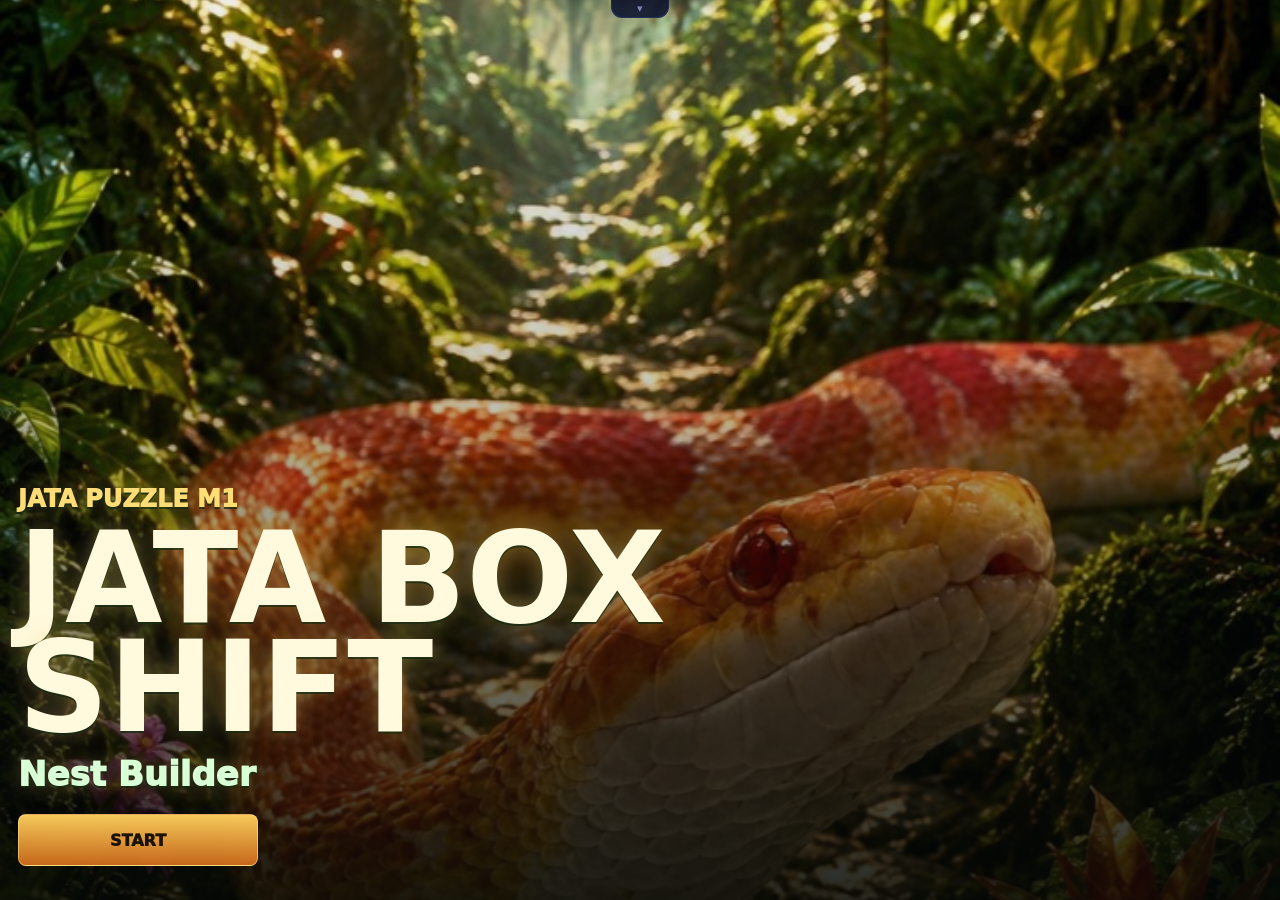
<file: game-dev-room/prototypes/sokoban/index.html>
<!doctype html>
<!-- このゲームはAIを活用して制作されています。© てるよしGAMES -->
<!-- This game was made with the help of AI. © TERUYOSHI GAMES (TERU) — original work by TERU. https://www.teru44.net -->
<html lang="ja">
  <head>
    <meta charset="UTF-8" /><meta name="author" content="TERU（てるよしGAMES）"><meta name="copyright" content="© TERUYOSHI GAMES (TERU)">
    <meta name="viewport" content="width=device-width, initial-scale=1.0, viewport-fit=cover" />
    <title>JATA BOX SHIFT - Nest Builder</title>
    <link rel="stylesheet" href="./styles.css" />
  </head>
  <body>
    <section id="coverScreen" class="cover-screen" aria-label="タイトル画面">
      <div class="cover-content">
        <p>JATA PUZZLE M1</p>
        <h1>JATA BOX SHIFT</h1>
        <span>Nest Builder</span>
        <div class="cover-actions">
          <button id="startBtn" type="button">START</button>
        </div>
      </div>
    </section>

    <main class="app" aria-label="JATA BOX SHIFT">
      <header class="topbar">
        <div class="brand">
          <p class="eyebrow">JATA PUZZLE M1</p>
          <h1>JATA BOX SHIFT</h1>
          <p class="subtitle">Nest Builder</p>
        </div>
        <div class="top-actions">
          <button id="homeBtn" class="home-link" type="button" title="タイトルへ戻る">HOME</button>
          <button id="bgmBtn" type="button" aria-pressed="true" title="BGM">BGM</button>
          <button id="sfxBtn" type="button" aria-pressed="true" title="効果音">SFX</button>
          <button id="editBtn" type="button" title="DIYステージ">DIY</button>
        </div>
      </header>

      <section class="status" aria-live="polite">
        <div>
          <span>STAGE</span>
          <strong id="stageText">1/30</strong>
        </div>
        <div>
          <span>MOVES</span>
          <strong id="movesText">0</strong>
        </div>
        <div>
          <span>EGGS</span>
          <strong id="boxesText">0/0</strong>
        </div>
      </section>

      <section class="world" aria-live="polite">
        <span id="worldIcon">🌱</span>
        <strong id="worldText">草原</strong>
        <small id="worldSub">卵を巣へ運ぼう</small>
      </section>

      <section class="toolbar" aria-label="ゲーム操作">
        <button id="prevBtn" type="button" aria-label="前のステージ" title="前のステージ">◀</button>
        <button id="undoBtn" type="button" aria-label="一手戻す" title="一手戻す">↶</button>
        <button id="resetBtn" type="button" aria-label="やり直し" title="やり直し">⟳</button>
        <button id="nextBtn" type="button" aria-label="次のステージ" title="次のステージ">▶</button>
      </section>

      <section id="editorPanel" class="editor hidden" aria-label="DIYステージエディタ">
        <div class="editor-head">
          <strong>DIY STAGE</strong>
          <span id="editorStatus"># 壁 / @ すもも / $ 卵 / . 巣</span>
        </div>
        <textarea id="levelEditor" spellcheck="false" aria-label="ステージテキスト"></textarea>
        <div class="editor-actions">
          <button id="sampleBtn" type="button">SAMPLE</button>
          <button id="checkBtn" type="button">CHECK</button>
          <button id="testBtn" type="button">TEST PLAY</button>
          <button id="closeEditorBtn" type="button">CLOSE</button>
        </div>
      </section>

      <section class="board-wrap">
        <div id="board" class="board" aria-label="パズル盤面"></div>
        <div id="clearOverlay" class="overlay hidden">
          <strong>NEST CLEAR!</strong>
          <span id="clearText">よくできました</span>
          <div class="overlay-actions">
            <button id="againBtn" type="button">もう一回</button>
            <button id="overlayNextBtn" type="button">次へ</button>
          </div>
        </div>
      </section>

      <section class="pad" aria-label="移動ボタン">
        <span></span>
        <button data-dir="up" type="button" aria-label="上">▲</button>
        <span></span>
        <button data-dir="left" type="button" aria-label="左">◀</button>
        <button data-dir="down" type="button" aria-label="下">▼</button>
        <button data-dir="right" type="button" aria-label="右">▶</button>
      </section>
    </main>

    <script src="./game.js?v=box-shift-title-start-1"></script>
    <script>
      (() => {
        "use strict";

        if (window.__jataMenu) {
          return;
        }
        window.__jataMenu = true;
        window.__jataGameMenu = true;

        const homeUrl = "https://www.teru44.net/games";

        function isIPhone() {
          const ua = navigator.userAgent || "";
          const platform = navigator.platform || "";
          return /iPhone|iPod/.test(ua) || platform === "iPhone";
        }

        function fullscreenElement() {
          return document.fullscreenElement || document.webkitFullscreenElement || null;
        }

        function requestFullscreen() {
          return document.documentElement.requestFullscreen || document.documentElement.webkitRequestFullscreen || null;
        }

        function exitFullscreen() {
          return document.exitFullscreen || document.webkitExitFullscreen || null;
        }

        function openNewWindow() {
          window.open(window.location.href, "_blank", "noopener");
        }

        function injectStyles() {
          if (document.getElementById("jm-style")) {
            return;
          }
          const style = document.createElement("style");
          style.id = "jm-style";
          style.textContent =
            "#jm-hot{position:fixed;top:0;left:0;right:0;height:22px;z-index:2147483640}" +
            "#jm-handle{position:fixed;top:0;left:50%;transform:translateX(-50%);z-index:2147483646;width:58px;height:18px;min-height:0;padding:0;background:rgba(18,26,51,.92);border:1px solid #26315c;border-top:none;border-radius:0 0 11px 11px;color:#8b95c9;font:11px/1 -apple-system,BlinkMacSystemFont,sans-serif;display:flex;align-items:center;justify-content:center;cursor:pointer;transition:opacity .2s;-webkit-tap-highlight-color:transparent}" +
            "#jm-handle.h{opacity:0;pointer-events:none}" +
            "#jm-bar{position:fixed;top:0;left:50%;transform:translate(-50%,-120%);z-index:2147483647;display:flex;gap:8px;padding:8px 10px;background:rgba(13,19,38,.97);border:1px solid #26315c;border-top:none;border-radius:0 0 16px 16px;box-shadow:0 8px 24px rgba(0,0,0,.5);transition:transform .28s ease}" +
            "#jm-bar.s{transform:translate(-50%,0)}" +
            ".jm-b{min-height:0;background:#121a33;border:1px solid #26315c;color:#e8ecff;border-radius:10px;padding:9px 14px;font:700 13px -apple-system,BlinkMacSystemFont,sans-serif;cursor:pointer;text-decoration:none;white-space:nowrap;-webkit-tap-highlight-color:transparent}" +
            ".jm-b:active{transform:scale(.95)}" +
            ".jm-b:focus-visible,#jm-handle:focus-visible{outline:3px solid rgba(97,229,155,.72);outline-offset:2px}";
          document.head.appendChild(style);
        }

        function init() {
          if (!document.body || document.getElementById("jm-bar")) {
            return;
          }

          injectStyles();

          const hot = document.createElement("div");
          hot.id = "jm-hot";

          const handle = document.createElement("button");
          handle.id = "jm-handle";
          handle.type = "button";
          handle.textContent = "▾";
          handle.setAttribute("aria-label", "メニュー");

          const bar = document.createElement("div");
          bar.id = "jm-bar";

          const home = document.createElement("a");
          home.className = "jm-b";
          home.href = homeUrl;
          home.target = "_top";
          home.rel = "noopener";
          home.textContent = "🏠 GAMES";

          const full = document.createElement("button");
          full.className = "jm-b";
          full.type = "button";

          let timer = null;
          function show() {
            clearTimeout(timer);
            bar.classList.add("s");
            handle.classList.add("h");
          }
          function hideSoon() {
            timer = setTimeout(() => {
              bar.classList.remove("s");
              handle.classList.remove("h");
            }, 260);
          }
          function updateFullscreenLabel() {
            if (isIPhone()) {
              full.textContent = "🗗 別ウィンドウ";
              full.setAttribute("aria-label", "別ウィンドウで開く");
              return;
            }
            full.textContent = fullscreenElement() ? "⛶ 解除" : "⛶ 全画面";
            full.setAttribute("aria-label", fullscreenElement() ? "全画面解除" : "全画面");
          }

          full.addEventListener("click", () => {
            if (isIPhone()) {
              openNewWindow();
              return;
            }
            const exit = exitFullscreen();
            const request = requestFullscreen();
            if (fullscreenElement()) {
              if (exit) {
                exit.call(document);
              }
              return;
            }
            if (!request) {
              openNewWindow();
              return;
            }
            const result = request.call(document.documentElement);
            if (result && typeof result.catch === "function") {
              result.catch(openNewWindow);
            }
          });

          hot.addEventListener("mouseenter", show);
          bar.addEventListener("mouseenter", () => clearTimeout(timer));
          bar.addEventListener("mouseleave", hideSoon);
          handle.addEventListener("click", (event) => {
            event.stopPropagation();
            if (bar.classList.contains("s")) {
              bar.classList.remove("s");
              handle.classList.remove("h");
            } else {
              show();
            }
          });
          document.addEventListener("click", (event) => {
            if (bar.classList.contains("s") && !bar.contains(event.target) && event.target !== handle) {
              bar.classList.remove("s");
              handle.classList.remove("h");
            }
          });
          document.addEventListener("fullscreenchange", updateFullscreenLabel);
          document.addEventListener("webkitfullscreenchange", updateFullscreenLabel);

          updateFullscreenLabel();
          bar.append(home, full);
          document.body.append(hot, handle, bar);
        }

        if (document.readyState === "loading") {
          document.addEventListener("DOMContentLoaded", init, { once: true });
        } else {
          init();
        }
      })();
    </script>
  </body>
</html>
</file>
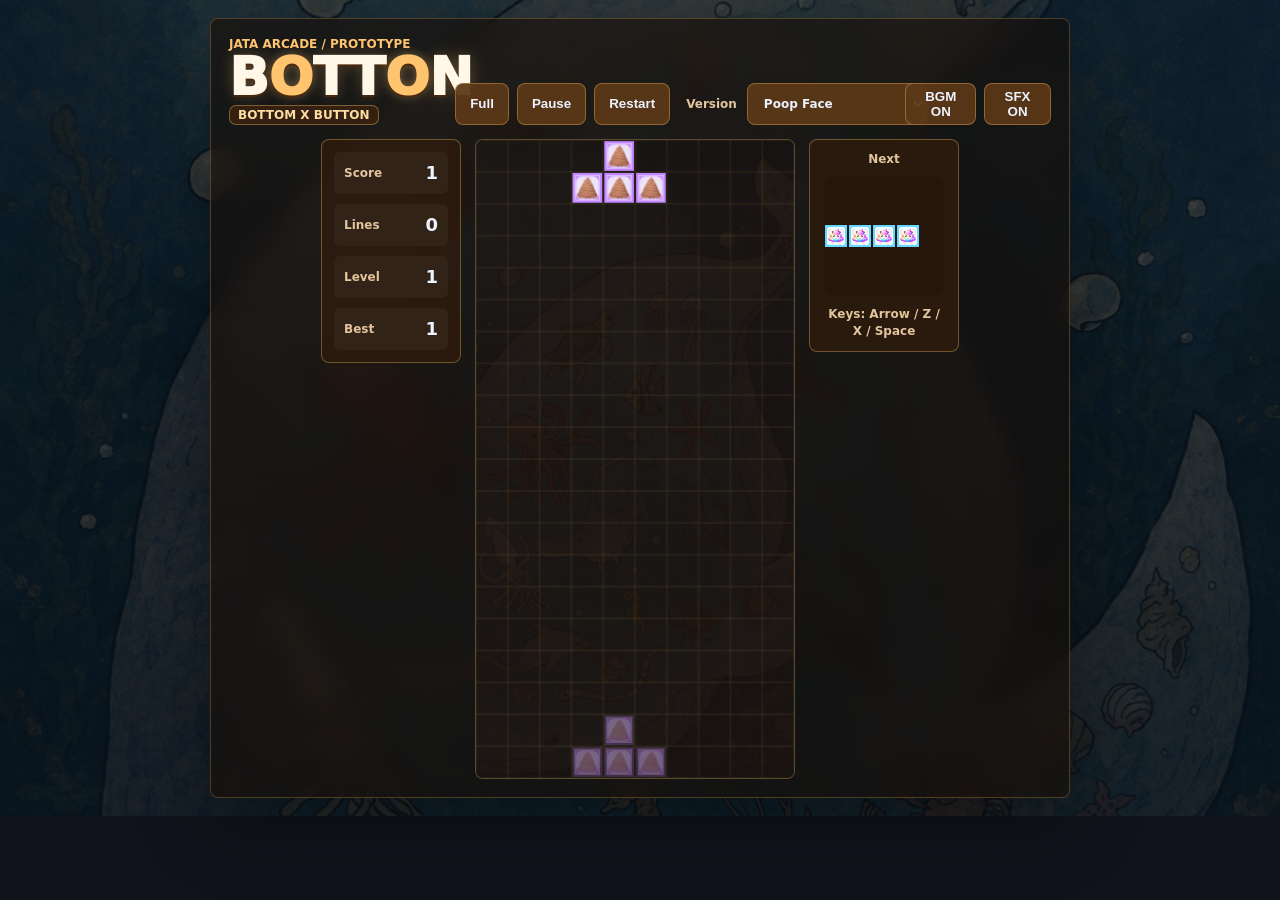
<file: game-dev-room/prototypes/tetromino-drop/index.html>
<!doctype html>
<!-- このゲームはAIを活用して制作されています。© てるよしGAMES -->
<!-- This game was made with the help of AI. © TERUYOSHI GAMES (TERU) — original work by TERU. https://www.teru44.net -->
<html lang="ja">
  <head>
    <meta charset="UTF-8" /><meta name="author" content="TERU（てるよしGAMES）"><meta name="copyright" content="© TERUYOSHI GAMES (TERU)">
    <meta
      name="viewport"
      content="width=device-width, initial-scale=1.0, maximum-scale=1.0, user-scalable=no, viewport-fit=cover"
    />
    <title>BOTTON - BOTTOM x BUTTON</title>
    <link rel="stylesheet" href="./styles.css?v=mobile-lite-1" />
  </head>
  <body>
    <main class="app" aria-label="BOTTON">
      <section class="top-bar">
        <div class="brand-block">
          <p class="eyebrow">JATA ARCADE / Prototype</p>
          <h1 class="logo-mark" aria-label="BOTTON">
            <span class="logo-main">B<span>O</span>TT<span>O</span>N</span>
            <span class="logo-sub">BOTTOM x BUTTON</span>
          </h1>
        </div>
        <div class="top-actions">
          <button id="fullscreenBtn" type="button">Full</button>
          <button id="pauseBtn" type="button">Pause</button>
          <button id="restartBtn" type="button">Restart</button>
        </div>
        <label class="theme-picker">
          <span>Version</span>
          <select id="themeSelect" aria-label="Block design version">
            <option value="poop">Poop Face</option>
            <option value="classic">Classic</option>
            <option value="meteor">🌠 Shooting Star</option>
            <option value="jata">JATA Reptile</option>
          </select>
        </label>
        <div class="audio-actions" aria-label="Audio settings">
          <button id="bgmToggle" type="button" aria-pressed="true">BGM ON</button>
          <button id="sfxToggle" type="button" aria-pressed="true">SFX ON</button>
        </div>
      </section>

      <section class="game-layout">
        <aside class="panel">
          <div class="stat">
            <span>Score</span>
            <strong id="score">0</strong>
          </div>
          <div class="stat">
            <span>Lines</span>
            <strong id="lines">0</strong>
          </div>
          <div class="stat">
            <span>Level</span>
            <strong id="level">1</strong>
          </div>
          <div class="stat">
            <span>Best</span>
            <strong id="best">0</strong>
          </div>
        </aside>

        <section class="board-wrap">
          <canvas id="board" width="300" height="600" aria-label="Game board"></canvas>
          <div id="overlay" class="overlay hidden">
            <video id="resultVideo" class="result-video hidden" muted loop playsinline></video>
            <strong id="overlayTitle">Paused</strong>
            <span id="overlayText">Press pause to resume.</span>
          </div>
        </section>

        <aside class="panel next-panel">
          <span class="label">Next</span>
          <canvas id="next" width="120" height="120" aria-label="Next piece"></canvas>
          <p class="help">Keys: Arrow / Z / X / Space</p>
        </aside>
      </section>

      <section class="touch-controls" aria-label="Touch controls">
        <button class="side-action" type="button" data-action="left" aria-label="Left">←</button>
        <div class="vertical-actions" aria-label="Rotate and down controls">
          <button class="rotate-action" type="button" data-action="rotate" aria-label="Rotate">↻</button>
          <button class="down-action" type="button" data-action="drop" aria-label="Down">↓</button>
        </div>
        <button class="side-action" type="button" data-action="right" aria-label="Right">→</button>
        <button class="hard-drop" type="button" data-action="hardDrop">DROP</button>
      </section>
    </main>

    <script src="./game.js?v=mobile-lite-1"></script>
  </body>
</html>
</file>
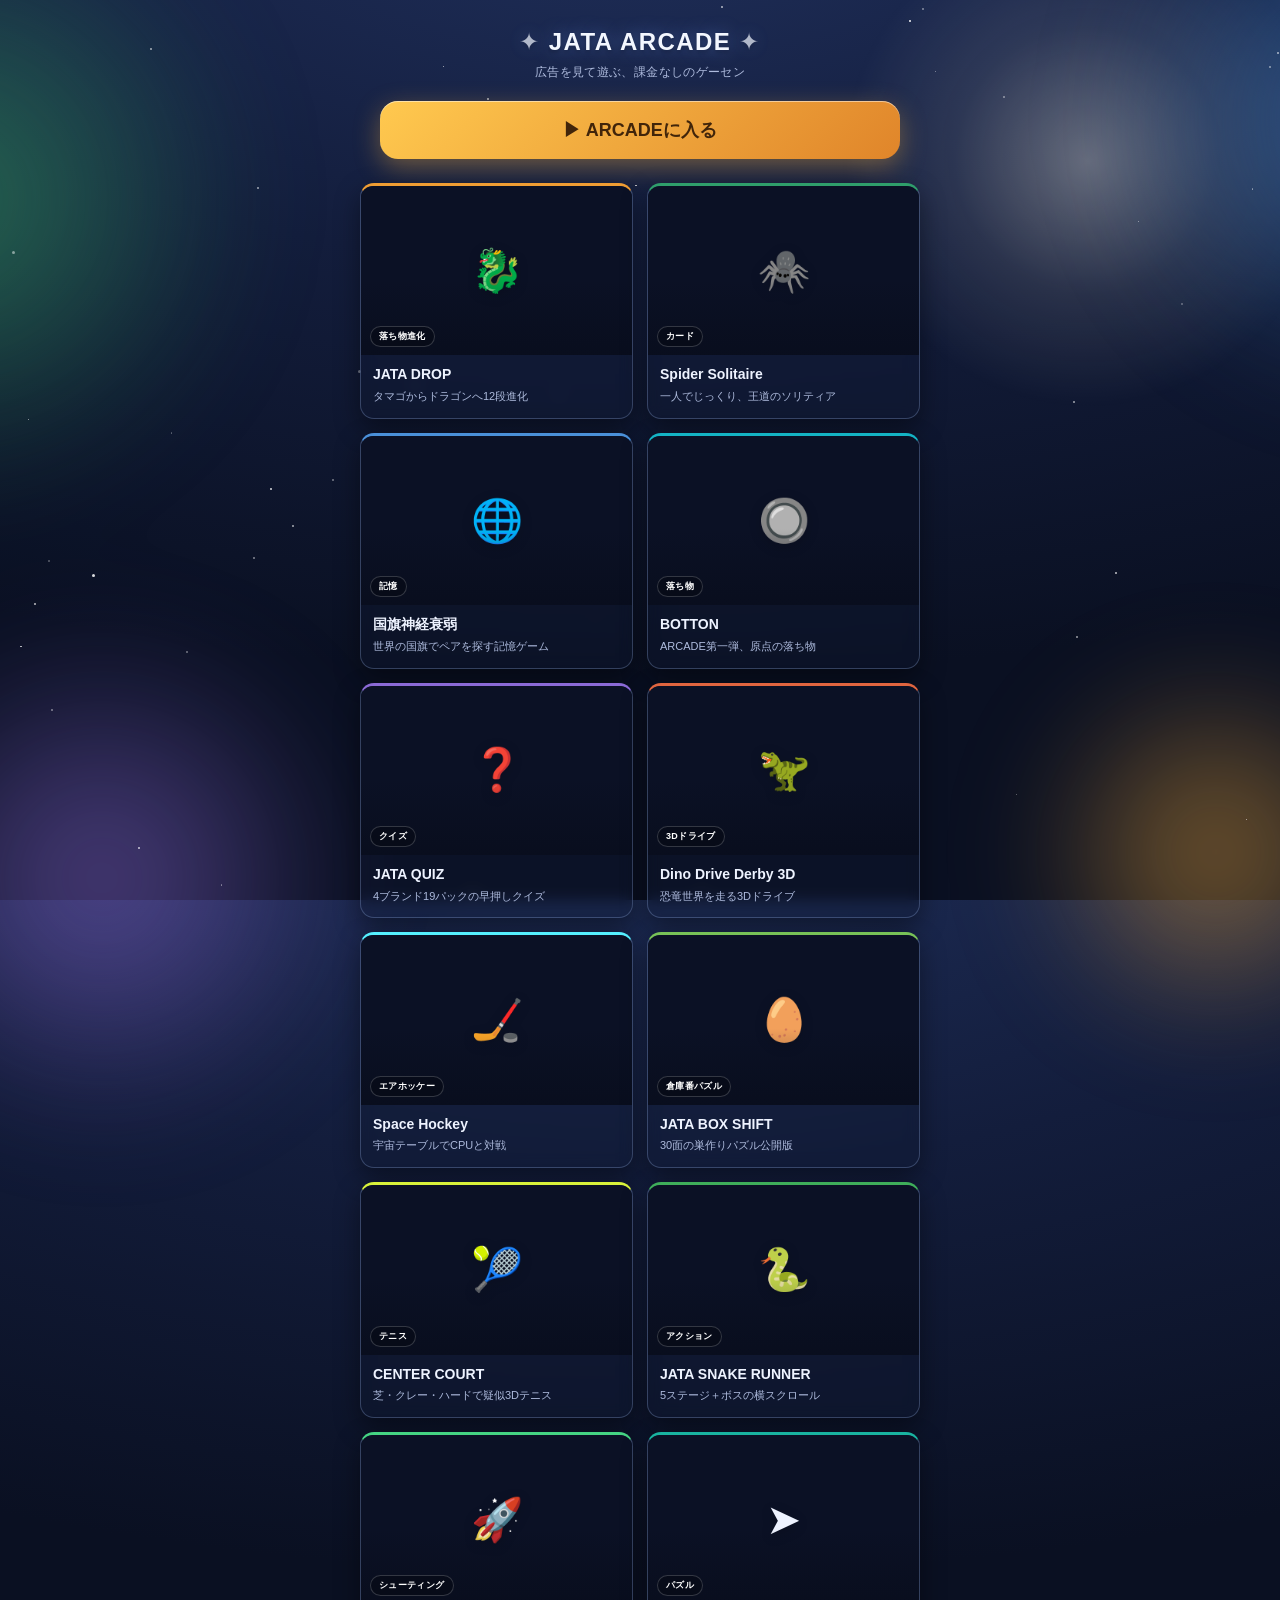
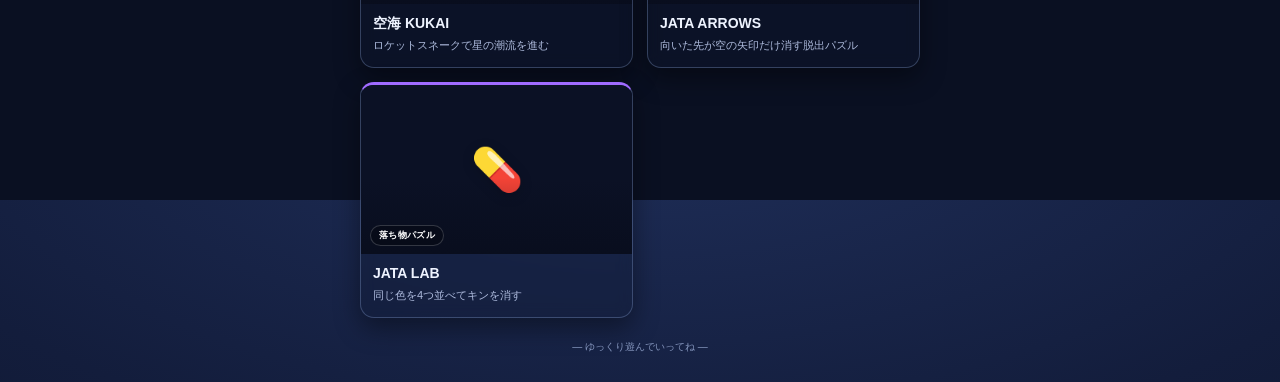
<file: JATA_ARCADE_WIX_COPY_PASTE_2026-06-30.html>
<!DOCTYPE html>
<html lang="ja">
<head>
<meta charset="utf-8">
<meta name="viewport" content="width=device-width, initial-scale=1">
<style>
  *{box-sizing:border-box;margin:0;padding:0;-webkit-tap-highlight-color:transparent;touch-action:manipulation}
  html,body{height:100%}
  body{
    background:radial-gradient(130% 90% at 50% -15%, #20305c 0%, #131d3c 50%, #0a1022 100%);
    color:#eef3ff;
    font-family:-apple-system,"Hiragino Kaku Gothic ProN","Noto Sans JP",sans-serif;
    position:relative;overflow-x:hidden;min-height:100%;
  }
  /* 月明かり */
  body::before{content:"";position:fixed;top:-12%;right:-6%;width:42vw;height:42vw;z-index:0;pointer-events:none;
    background:radial-gradient(circle, rgba(255,250,235,.35) 0%, rgba(255,250,235,.10) 35%, transparent 65%)}

  /* ===== オーロラ ===== */
  #aurora{position:fixed;inset:-20%;z-index:0;pointer-events:none;filter:blur(58px);opacity:.55}
  .blob{position:absolute;border-radius:50%;mix-blend-mode:screen;animation:drift 22s ease-in-out infinite}
  .b1{width:48vw;height:48vw;left:-8vw;top:8vh;background:radial-gradient(circle,#39b06a,transparent 70%);animation-duration:24s}
  .b2{width:44vw;height:44vw;right:-10vw;top:2vh;background:radial-gradient(circle,#4a90d9,transparent 70%);animation-duration:28s;animation-delay:-6s}
  .b3{width:40vw;height:40vw;left:8vw;bottom:-6vh;background:radial-gradient(circle,#8b6ad6,transparent 70%);animation-duration:26s;animation-delay:-12s}
  .b4{width:30vw;height:30vw;right:10vw;bottom:4vh;background:radial-gradient(circle,#f0a93a,transparent 70%);animation-duration:20s;animation-delay:-3s}
  @keyframes drift{0%,100%{transform:translate(0,0) scale(1)}50%{transform:translate(4vw,3vh) scale(1.14)}}

  /* ===== 星・雪 ===== */
  #stars,#fall{position:fixed;inset:0;z-index:0;pointer-events:none;overflow:hidden}
  .star{position:absolute;border-radius:50%;background:#fff;animation:tw 3.2s ease-in-out infinite}
  @keyframes tw{0%,100%{opacity:.18}50%{opacity:1}}
  .spark{position:absolute;top:-8%;line-height:1;will-change:transform,opacity}
  @keyframes fall{0%{transform:translateY(-12vh) translateX(0) rotate(0)}100%{transform:translateY(112vh) translateX(20px) rotate(280deg)}}
  @keyframes twk{0%,100%{opacity:.3}50%{opacity:1}}

  /* ===== 一覧ビュー ===== */
  #gridView{position:relative;z-index:2;padding:20px 14px 28px}
  .lede{text-align:center;margin:8px 0 20px}
  .lede h1{font-size:24px;letter-spacing:.06em;font-weight:800;color:#f3f7ff;
    text-shadow:0 0 18px rgba(120,160,255,.45), 0 2px 4px rgba(0,0,0,.3)}
  .lede .snow{opacity:.7;font-weight:400}
  .lede p{color:#aebbdd;font-size:12px;margin-top:8px;letter-spacing:.03em}

  .enter{display:block;width:100%;max-width:520px;margin:0 auto 24px;cursor:pointer;border:0;
    text-decoration:none;
    background:linear-gradient(135deg,#ffc94f,#e0852a);color:#41250a;font-weight:800;font-size:18px;
    text-align:center;padding:17px;border-radius:18px;
    box-shadow:0 8px 26px rgba(240,169,58,.40), inset 0 1px 0 rgba(255,255,255,.5);
    animation:glow 3.2s ease-in-out infinite}
  @keyframes glow{0%,100%{box-shadow:0 8px 24px rgba(240,169,58,.34), inset 0 1px 0 rgba(255,255,255,.5)}
    50%{box-shadow:0 12px 36px rgba(255,200,90,.6), inset 0 1px 0 rgba(255,255,255,.6)}}
  .enter:active{transform:translateY(1px)}

  .grid{display:grid;grid-template-columns:1fr 1fr;gap:14px;max-width:560px;margin:0 auto}

  /* ===== カード（透過フロスト＋実サムネ） ===== */
  .card{position:relative;cursor:pointer;overflow:hidden;display:flex;flex-direction:column;text-align:left;
    background:rgba(18,26,51,.32);border:1px solid rgba(150,175,225,.30);border-top:3px solid var(--ac,#888);
    border-radius:14px;color:inherit;text-decoration:none;
    backdrop-filter:blur(7px);-webkit-backdrop-filter:blur(7px);
    box-shadow:0 10px 26px rgba(0,0,0,.4);transition:transform .14s ease,box-shadow .14s ease}
  .card:active{transform:scale(.97)}
  .card:hover{transform:translateY(-3px);box-shadow:0 16px 32px rgba(0,0,0,.5)}

  .thumb{aspect-ratio:16/10;position:relative;background:#0b1125;
    display:flex;align-items:center;justify-content:center;overflow:hidden}
  .thumb img{width:100%;height:100%;object-fit:cover;display:block}
  .thumb::after{content:"";position:absolute;inset:0;background:linear-gradient(180deg,transparent 55%,rgba(7,11,24,.55))}
  .ico{font-size:42px;line-height:1;filter:drop-shadow(0 3px 6px rgba(0,0,0,.18))}
  .gtag{position:absolute;left:9px;bottom:8px;z-index:2;background:rgba(7,11,24,.78);color:#fff;
    font-size:9px;font-weight:800;letter-spacing:.04em;padding:3px 8px;border-radius:999px;border:1px solid rgba(255,255,255,.18)}

  .body{padding:11px 12px 13px;color:#eef3ff}
  .name{font-size:14px;font-weight:800;line-height:1.25}
  .desc{font-size:11px;color:#aebbdd;margin-top:5px;line-height:1.45}

  .foot{max-width:560px;margin:22px auto 0;text-align:center;color:#8fa0c8;font-size:10px;opacity:.9}
</style>
</head>
<body>
  <div id="aurora"><span class="blob b1"></span><span class="blob b2"></span><span class="blob b3"></span><span class="blob b4"></span></div>
  <div id="stars"></div>
  <div id="fall"></div>

  <!-- ===== 一覧ビュー ===== -->
  <div id="gridView">
    <div class="lede">
      <h1><span class="snow">✦</span> JATA ARCADE <span class="snow">✦</span></h1>
      <p>広告を見て遊ぶ、課金なしのゲーセン</p>
    </div>

    <!-- ARCADEトップへ（最上位ウィンドウで遷移） -->
    <a class="enter" href="https://jata-arcade-control-tower.vercel.app/" target="_top" rel="noopener">▶ ARCADEに入る</a>

    <div class="grid" id="grid"></div>

    <div class="foot">— ゆっくり遊んでいってね —</div>
  </div>

<script>
  // 全カード target="_top"（WIX枠を抜けて各ゲームへ全画面遷移／iframe不具合を回避）。
  // サムネは control-tower 配信の実プレイ画像。読めない時は ico 絵文字にフォールバック。
  var A = "https://jata-arcade-control-tower.vercel.app";
  var GAMES = [
    {title:"JATA DROP",            genre:"落ち物進化", desc:"タマゴからドラゴンへ12段進化",        ico:"🐉", ac:"#ef9d33", url:"https://jata-drop.vercel.app/",                  thumb:A+"/assets/thumbs/drop-score.png"},
    {title:"Spider Solitaire",     genre:"カード",     desc:"一人でじっくり、王道のソリティア",      ico:"🕷️", ac:"#2f9e6b", url:"https://spider-solitaire-sigma.vercel.app/",     thumb:A+"/assets/thumbs/spider.jpg"},
    {title:"国旗神経衰弱",          genre:"記憶",       desc:"世界の国旗でペアを探す記憶ゲーム",      ico:"🌐", ac:"#4a90d9", url:"https://flag-memory-game.vercel.app/",           thumb:A+"/assets/thumbs/flag.jpg"},
    {title:"BOTTON",               genre:"落ち物",     desc:"ARCADE第一弾、原点の落ち物",          ico:"🔘", ac:"#14b3c4", url:"https://botton.vercel.app/",                     thumb:A+"/assets/thumbs/botton.jpg"},
    {title:"JATA QUIZ",            genre:"クイズ",     desc:"4ブランド19パックの早押しクイズ",       ico:"❓", ac:"#8b6ad6", url:A+"/games/sports-quiz-rush",                      thumb:A+"/assets/thumbs/quiz.jpg"},
    {title:"Dino Drive Derby 3D",  genre:"3Dドライブ", desc:"恐竜世界を走る3Dドライブ",            ico:"🦖", ac:"#e0653f", url:A+"/games/car-drive-3d/",                         thumb:A+"/assets/thumbs/ddd3d.jpg"},
    {title:"Space Hockey",         genre:"エアホッケー", desc:"宇宙テーブルでCPUと対戦",             ico:"🏒", ac:"#55f0ff", url:A+"/games/space-hockey/",                         thumb:""},
    {title:"JATA BOX SHIFT",       genre:"倉庫番パズル", desc:"30面の巣作りパズル公開版",             ico:"🥚", ac:"#78c257", url:"https://jata-box-shift.vercel.app/",             thumb:A+"/assets/thumbs/box-shift.jpg"},
    {title:"CENTER COURT",         genre:"テニス",     desc:"芝・クレー・ハードで疑似3Dテニス",       ico:"🎾", ac:"#d8f23a", url:"https://jata-center-court-tennis.vercel.app/",    thumb:"https://jata-center-court-tennis.vercel.app/assets/jata-open-emblem.png"},
    {title:"JATA SNAKE RUNNER",    genre:"アクション", desc:"5ステージ＋ボスの横スクロール",        ico:"🐍", ac:"#3fae5a", url:A+"/games/jata-snake-runner/",                    thumb:A+"/assets/thumbs/snake.jpg"},
    {title:"空海 KUKAI",            genre:"シューティング", desc:"ロケットスネークで星の潮流を進む", ico:"🚀", ac:"#45d483", url:"https://jata-snake-shooter.vercel.app/jata-snake-shooter.html", thumb:"https://jata-snake-shooter.vercel.app/assets/title/kukai-thumbnail.png"},
    {title:"JATA ARROWS",          genre:"パズル",     desc:"向いた先が空の矢印だけ消す脱出パズル",   ico:"➤", ac:"#19b3a0", url:"https://jata-arrows.vercel.app/",                thumb:A+"/assets/thumbs/arrows.jpg"},
    {title:"JATA LAB",             genre:"落ち物パズル", desc:"同じ色を4つ並べてキンを消す",          ico:"💊", ac:"#a06bff", url:"https://jata-lab.vercel.app/",                   thumb:A+"/assets/thumbs/jatalab.jpg"},
  ];

  var grid = document.getElementById('grid');
  GAMES.forEach(function(g){
    var thumb = g.thumb
      ? '<img src="'+g.thumb+'" alt="" loading="lazy" onerror="this.replaceWith(Object.assign(document.createElement(\'span\'),{className:\'ico\',textContent:\''+g.ico+'\'}))">'
      : '<span class="ico">'+g.ico+'</span>';
    var a = document.createElement('a');
    a.className = 'card';
    a.href = g.url;
    a.target = '_top';
    a.rel = 'noopener';
    a.style.setProperty('--ac', g.ac);
    a.innerHTML =
      '<div class="thumb">'+thumb+'<span class="gtag">'+g.genre+'</span></div>' +
      '<div class="body"><div class="name">'+g.title+'</div>' +
      '<div class="desc">'+g.desc+'</div></div>';
    grid.appendChild(a);
  });

  // 星をまく（瞬き）
  var stars = document.getElementById('stars');
  for(var s=0;s<54;s++){
    var st = document.createElement('span'); st.className='star';
    var sz = (Math.random()<0.18) ? 3 : (Math.random()<0.5?2:1.4);
    st.style.width = sz+'px'; st.style.height = sz+'px';
    st.style.left = (Math.random()*100)+'%'; st.style.top = (Math.random()*100)+'%';
    st.style.animationDelay = (-Math.random()*3.2)+'s';
    st.style.opacity = (0.3+Math.random()*0.6).toFixed(2);
    stars.appendChild(st);
  }
  // カラフルなキラキラ星が降る
  var fall = document.getElementById('fall');
  var sparkChars=['✦','✧','★','⋆','❋'];
  var sparkCols=['#ffd34d','#7ec8ff','#9b8cff','#74e39a','#ff8fb3','#5fe0d6','#ffb066'];
  for(var i=0;i<20;i++){
    var f=document.createElement('span'); f.className='spark';
    f.textContent=sparkChars[i%sparkChars.length];
    var col=sparkCols[Math.floor(Math.random()*sparkCols.length)];
    f.style.color=col; f.style.textShadow='0 0 6px '+col+', 0 0 12px '+col;
    f.style.left=(Math.random()*100)+'%';
    f.style.fontSize=(9+Math.random()*13)+'px';
    var dur=(7+Math.random()*9), delay=(-Math.random()*12).toFixed(2), tw=(1.1+Math.random()*1.6).toFixed(2);
    f.style.animation='fall '+dur.toFixed(2)+'s linear '+delay+'s infinite, twk '+tw+'s ease-in-out '+delay+'s infinite';
    fall.appendChild(f);
  }
</script>
</body>
</html>
</file>
<file: game-dev-room/prototypes/car-drive/styles.css>
:root {
  color-scheme: dark;
  --bg: #0b1420;
  --panel: rgba(8, 20, 33, 0.82);
  --panel-2: rgba(22, 54, 77, 0.92);
  --line: rgba(130, 215, 255, 0.34);
  --text: #f4f8ff;
  --muted: #bcd0dc;
  --accent: #ffd76a;
  --danger: #ff746f;
  --good: #73ef9c;
}

* {
  box-sizing: border-box;
}

html,
body {
  margin: 0;
  min-height: 100%;
  overflow: hidden;
  background:
    radial-gradient(circle at 20% 12%, rgba(255, 216, 106, 0.18), transparent 24%),
    radial-gradient(circle at 86% 26%, rgba(91, 203, 255, 0.16), transparent 24%),
    linear-gradient(180deg, #152a38, #07101a 72%);
  color: var(--text);
  font-family: ui-sans-serif, system-ui, -apple-system, BlinkMacSystemFont, "Segoe UI", sans-serif;
  overscroll-behavior: none;
  -webkit-text-size-adjust: 100%;
}

body {
  display: grid;
  place-items: center;
  padding: 12px;
  touch-action: manipulation;
  user-select: none;
  -webkit-user-select: none;
  -webkit-tap-highlight-color: transparent;
}

.app {
  display: grid;
  grid-template-rows: auto auto minmax(0, 1fr) auto;
  gap: 6px;
  width: min(100%, 430px);
  height: min(100svh, 920px);
  padding: max(8px, env(safe-area-inset-top)) 10px max(8px, env(safe-area-inset-bottom));
  border: 1px solid rgba(130, 215, 255, 0.22);
  border-radius: 10px;
  background: rgba(3, 12, 21, 0.62);
  box-shadow: 0 24px 80px rgba(0, 0, 0, 0.38);
  backdrop-filter: blur(10px);
}

.top-bar,
.stats,
.controls {
  border: 1px solid var(--line);
  border-radius: 10px;
  background: var(--panel);
}

.top-bar {
  display: grid;
  grid-template-columns: minmax(0, 1fr) auto;
  align-items: center;
  gap: 8px;
  padding: 8px;
}

.brand {
  min-width: 0;
  display: grid;
  gap: 4px;
}

.brand p {
  margin: 0 0 2px;
  color: var(--accent);
  font-size: 11px;
  font-weight: 900;
  letter-spacing: 0;
  text-transform: uppercase;
}

h1 {
  margin: 0;
  overflow: hidden;
  font-size: clamp(22px, 6.4vw, 34px);
  font-weight: 950;
  line-height: 0.95;
  letter-spacing: 0;
  text-overflow: ellipsis;
  white-space: nowrap;
  text-shadow: 0 2px 0 rgba(0, 0, 0, 0.45);
}

.car-picker {
  display: grid;
  grid-template-columns: auto minmax(0, 1fr);
  align-items: center;
  gap: 6px;
  color: var(--accent);
  font-size: 11px;
  font-weight: 900;
}

.car-picker select {
  min-width: 0;
  min-height: 30px;
  border: 1px solid rgba(255, 255, 255, 0.18);
  border-radius: 8px;
  background: rgba(22, 54, 77, 0.92);
  color: var(--text);
  font: inherit;
  padding: 0 8px;
}

.actions {
  display: grid;
  grid-template-columns: repeat(3, auto);
  gap: 5px;
}

button {
  min-height: 38px;
  border: 1px solid rgba(255, 255, 255, 0.18);
  border-radius: 9px;
  background: var(--panel-2);
  color: var(--text);
  font-weight: 900;
  cursor: pointer;
  touch-action: manipulation;
}

button:active {
  transform: translateY(1px);
}

.actions button {
  min-height: 32px;
  padding: 0 8px;
  font-size: 12px;
}

.stats {
  display: grid;
  grid-template-columns: repeat(3, 1fr);
  gap: 6px;
  padding: 7px;
}

.stats div {
  display: grid;
  gap: 1px;
  padding: 7px 9px;
  border-radius: 8px;
  background: rgba(255, 255, 255, 0.06);
}

.stats span {
  color: var(--muted);
  font-size: 12px;
  font-weight: 850;
}

.stats strong {
  font-size: 24px;
  line-height: 1;
}

.road-wrap {
  position: relative;
  justify-self: center;
  width: min(100%, 360px);
  height: 100%;
  max-height: 100%;
  min-height: 0;
  aspect-ratio: 9 / 16;
  border: 2px solid rgba(130, 215, 255, 0.28);
  border-radius: 12px;
  overflow: hidden;
  background: #1d2630;
}

canvas {
  display: block;
  width: 100%;
  height: 100%;
}

.overlay {
  position: absolute;
  inset: 0;
  display: grid;
  place-content: center;
  justify-items: center;
  gap: 10px;
  padding: 20px;
  background: rgba(2, 8, 15, 0.72);
  text-align: center;
}

.overlay.hidden {
  display: none;
}

.overlay strong {
  font-size: clamp(30px, 10vw, 46px);
  text-shadow: 0 3px 18px rgba(0, 0, 0, 0.65);
}

.overlay span {
  color: #e9f5ff;
  font-size: 16px;
  font-weight: 850;
}

#startBtn {
  min-width: 130px;
  background: linear-gradient(180deg, #ffcf5b, #d98322);
  color: #201207;
}

.controls {
  display: grid;
  grid-template-columns: 1fr 1.25fr 1fr;
  gap: 7px;
  padding: 7px;
}

.controls button {
  min-height: 54px;
  font-size: 34px;
}

#boostBtn {
  background: linear-gradient(180deg, #ffcf5b, #c66f22);
  color: #251306;
  font-size: 24px;
}

@media (max-width: 430px) {
  body {
    padding: 0;
  }

  .app {
    width: 100%;
    height: 100dvh;
    max-height: 100dvh;
    gap: 5px;
    padding: max(5px, env(safe-area-inset-top)) 7px max(5px, env(safe-area-inset-bottom));
    border: 0;
    border-radius: 0;
  }

  .top-bar {
    grid-template-columns: minmax(86px, 1fr) auto;
    padding: 5px;
  }

  .brand p {
    display: none;
  }

  h1 {
    font-size: clamp(20px, 6.4vw, 26px);
  }

  .car-picker {
    grid-template-columns: minmax(0, 1fr);
    gap: 2px;
    font-size: 10px;
  }

  .car-picker span {
    display: none;
  }

  .car-picker select {
    min-height: 27px;
    padding: 0 6px;
  }

  .actions button {
    min-height: 27px;
    padding: 0 5px;
    font-size: 10px;
  }

  .stats {
    gap: 5px;
    padding: 5px;
  }

  .stats div {
    min-height: 34px;
    padding: 5px 7px;
  }

  .stats span {
    font-size: 10px;
  }

  .stats strong {
    font-size: 20px;
  }

  .controls {
    gap: 6px;
    padding: 6px;
  }

  .controls button {
    min-height: 48px;
    font-size: 28px;
  }

  #boostBtn {
    font-size: 21px;
  }
}
</file>
<file: game-dev-room/prototypes/sokoban/styles.css>
:root {
  color-scheme: dark;
  --bg: #0b1020;
  --panel: rgba(19, 29, 55, 0.9);
  --panel-2: rgba(31, 45, 78, 0.92);
  --line: rgba(149, 180, 255, 0.34);
  --text: #f5f8ff;
  --muted: #b6c4e8;
  --accent: #ffd36a;
  --good: #61e59b;
  --egg: #fff2cf;
  --egg-shade: #e7c775;
  --target: #d6a057;
  --player: #f36b32;
  --player-dark: #9f3322;
  --wall: #385f48;
  --floor: #17321f;
  --theme-glow: rgba(255, 211, 106, 0.26);
}

* {
  box-sizing: border-box;
}

html,
body {
  margin: 0;
  min-height: 100%;
  background:
    radial-gradient(circle at 22% 8%, var(--theme-glow), transparent 26%),
    radial-gradient(circle at 78% 18%, rgba(91, 220, 149, 0.14), transparent 26%),
    linear-gradient(180deg, #142319, var(--bg));
  color: var(--text);
  font-family: ui-sans-serif, system-ui, -apple-system, BlinkMacSystemFont, "Segoe UI", sans-serif;
  overscroll-behavior: none;
}

body {
  display: grid;
  place-items: center;
  padding: max(8px, env(safe-area-inset-top)) 8px max(8px, env(safe-area-inset-bottom));
  position: relative;
  touch-action: manipulation;
  user-select: none;
  -webkit-user-select: none;
  -webkit-tap-highlight-color: transparent;
}

body::before {
  content: "";
  position: fixed;
  inset: 0;
  z-index: 0;
  pointer-events: none;
  background-image: var(--stage-backdrop-image);
  background-position: center;
  background-size: cover;
  opacity: 0.16;
  filter: blur(1px) saturate(1.12);
  mix-blend-mode: screen;
  transition: opacity 420ms ease, background-image 420ms ease;
}

button {
  min-height: 42px;
  border: 1px solid rgba(255, 255, 255, 0.16);
  border-radius: 8px;
  background: linear-gradient(180deg, #27385f, #18243e);
  color: var(--text);
  font: inherit;
  font-weight: 900;
  cursor: pointer;
}

button:active {
  transform: translateY(1px);
}

button:disabled {
  cursor: not-allowed;
  opacity: 0.46;
}

button:disabled:active {
  transform: none;
}

.cover-screen {
  position: fixed;
  inset: 0;
  z-index: 20;
  display: grid;
  align-items: end;
  justify-items: start;
  padding: max(28px, env(safe-area-inset-top)) 18px max(34px, env(safe-area-inset-bottom));
  background:
    linear-gradient(180deg, rgba(3, 9, 7, 0.06) 0%, rgba(4, 10, 7, 0.22) 42%, rgba(3, 7, 5, 0.86) 100%),
    url("./assets/clear/jungle-sumomo-bg-3.jpg") center / cover no-repeat;
}

.cover-screen.hidden {
  display: none;
}

.cover-content {
  width: min(100%, 760px);
  display: grid;
  gap: 12px;
  color: #fff9dd;
  text-shadow:
    0 2px 0 rgba(20, 41, 17, 0.72),
    0 0 24px rgba(255, 218, 116, 0.38);
}

.cover-content p {
  margin: 0;
  color: #ffdd76;
  font-size: clamp(14px, 3.6vw, 24px);
  font-weight: 950;
  letter-spacing: 0;
}

.cover-content h1 {
  max-width: 720px;
  font-size: clamp(58px, 15vw, 126px);
  line-height: 0.86;
}

.cover-content span {
  color: #d9ffd6;
  font-size: clamp(18px, 4.8vw, 34px);
  font-weight: 950;
}

.cover-actions {
  width: min(100%, 240px);
  display: grid;
  grid-template-columns: 1fr;
  gap: 10px;
  margin-top: 8px;
}

.cover-actions a,
.cover-actions button {
  min-height: 52px;
  display: grid;
  place-items: center;
  border: 1px solid rgba(255, 238, 163, 0.5);
  border-radius: 8px;
  background: rgba(12, 27, 17, 0.76);
  color: #fff9df;
  font: inherit;
  font-size: 16px;
  font-weight: 950;
  text-decoration: none;
  backdrop-filter: blur(6px);
}

.cover-actions button {
  background: linear-gradient(180deg, rgba(255, 209, 94, 0.96), rgba(213, 111, 28, 0.92));
  color: #1b1306;
  text-shadow: none;
}

.app {
  width: min(100%, 820px);
  height: calc(100dvh - max(8px, env(safe-area-inset-top)) - max(8px, env(safe-area-inset-bottom)));
  min-height: 0;
  position: relative;
  z-index: 1;
  display: grid;
  grid-template-rows: auto auto auto auto minmax(0, 1fr) auto;
  gap: 6px;
}

.topbar,
.status,
.world,
.toolbar,
.board-wrap,
.pad {
  border: 1px solid var(--line);
  background: var(--panel);
  box-shadow: 0 24px 80px rgba(0, 0, 0, 0.24);
}

.topbar {
  display: grid;
  grid-template-columns: 1fr;
  align-items: center;
  gap: 6px;
  padding: 4px;
  border-radius: 10px;
}

.brand {
  display: none;
}

.eyebrow {
  margin: 0 0 4px;
  color: var(--accent);
  font-size: 12px;
  font-weight: 950;
  letter-spacing: 1px;
}

h1 {
  margin: 0;
  font-size: clamp(26px, 8vw, 44px);
  line-height: 0.95;
  letter-spacing: 0;
}

.subtitle {
  margin: 6px 0 0;
  color: var(--muted);
  font-size: 13px;
  font-weight: 900;
  letter-spacing: 1px;
}

.top-actions {
  display: grid;
  grid-template-columns: repeat(4, minmax(0, 1fr));
  gap: 6px;
}

.top-actions button,
.home-link {
  min-height: 30px;
  padding: 0 8px;
  font-size: 11px;
}

.home-link {
  display: grid;
  place-items: center;
  border: 1px solid rgba(255, 255, 255, 0.16);
  border-radius: 8px;
  background: linear-gradient(180deg, #344a73, #1d2d4a);
  color: var(--text);
  font: inherit;
  font-weight: 950;
  text-decoration: none;
}

.home-link:active {
  transform: translateY(1px);
}

.top-actions button[aria-pressed="false"] {
  opacity: 0.55;
}

.mobile-only {
  display: none;
}

.status {
  display: grid;
  grid-template-columns: repeat(3, 1fr);
  gap: 5px;
  padding: 4px;
  border-radius: 10px;
}

.status div {
  min-width: 0;
  display: flex;
  align-items: baseline;
  justify-content: space-between;
  gap: 6px;
  padding: 3px 7px;
  border-radius: 8px;
  background: rgba(255, 255, 255, 0.06);
}

.status span {
  color: var(--muted);
  font-size: 10px;
  font-weight: 900;
  letter-spacing: 0;
}

.status strong {
  font-size: clamp(17px, 4vw, 22px);
  line-height: 1;
}

.world {
  display: grid;
  grid-template-columns: auto minmax(0, auto) minmax(0, 1fr);
  align-items: center;
  gap: 6px;
  padding: 3px 8px;
  border-radius: 10px;
}

.world span {
  font-size: 16px;
}

.world strong {
  color: var(--accent);
  font-size: 12px;
}

.world small {
  min-width: 0;
  overflow: hidden;
  color: var(--muted);
  font-size: 10px;
  font-weight: 800;
  text-overflow: ellipsis;
  white-space: nowrap;
}

.toolbar {
  display: grid;
  grid-template-columns: repeat(4, 1fr);
  gap: 5px;
  padding: 4px;
  border-radius: 10px;
}

.toolbar button {
  min-height: 30px;
  font-size: 18px;
}

.editor {
  display: grid;
  gap: 8px;
  padding: 10px;
  border: 1px solid var(--line);
  border-radius: 12px;
  background: var(--panel);
}

.editor.hidden {
  display: none;
}

.editor-head {
  display: grid;
  gap: 3px;
}

.editor-head strong {
  color: var(--accent);
  font-size: 14px;
}

.editor-head span {
  color: var(--muted);
  font-size: 12px;
  font-weight: 800;
}

.editor textarea {
  width: 100%;
  min-height: 132px;
  resize: vertical;
  border: 1px solid rgba(255, 255, 255, 0.14);
  border-radius: 8px;
  background: rgba(0, 0, 0, 0.28);
  color: var(--text);
  font: 14px/1.25 ui-monospace, SFMono-Regular, Menlo, Consolas, monospace;
  letter-spacing: 0;
  padding: 10px;
}

.editor-actions {
  display: grid;
  grid-template-columns: repeat(4, 1fr);
  gap: 8px;
}

.editor-actions button {
  min-height: 36px;
  font-size: 11px;
}

.board-wrap {
  position: relative;
  display: grid;
  place-items: center;
  width: 100%;
  min-height: 0;
  height: 100%;
  padding: 7px;
  border-radius: 12px;
  overflow: hidden;
}

.board {
  display: grid;
  gap: 2px;
  width: min(100%, var(--board-width, 520px));
  height: min(100%, var(--board-height, 520px));
  max-width: var(--board-width, 520px);
  max-height: var(--board-height, 520px);
  padding: 6px;
  border-radius: 10px;
  background: rgba(0, 0, 0, 0.25);
}

.app[data-theme="grass"] {
  --bg: #0b1d14;
  --panel: rgba(17, 43, 26, 0.9);
  --panel-2: rgba(37, 72, 41, 0.95);
  --line: rgba(151, 230, 141, 0.34);
  --muted: #c6e8c7;
  --accent: #ffda73;
  --floor: #214827;
  --wall: #5d7d45;
  --target: #d0a45b;
  --theme-glow: rgba(123, 232, 108, 0.18);
}

.app[data-theme="beach"] {
  --bg: #071b2a;
  --panel: rgba(8, 43, 61, 0.9);
  --panel-2: rgba(21, 81, 105, 0.95);
  --line: rgba(125, 223, 255, 0.36);
  --muted: #c7edf6;
  --accent: #ffe28a;
  --floor: #1d6a79;
  --wall: #7d7458;
  --target: #dfb36b;
  --theme-glow: rgba(86, 215, 255, 0.2);
}

.app[data-theme="cave"] {
  --bg: #0c0b12;
  --panel: rgba(30, 28, 39, 0.93);
  --panel-2: rgba(50, 45, 63, 0.96);
  --line: rgba(183, 170, 220, 0.32);
  --muted: #d3cbe8;
  --accent: #c8a4ff;
  --floor: #272536;
  --wall: #60576d;
  --target: #b98760;
  --theme-glow: rgba(188, 126, 255, 0.18);
}

.app[data-theme="ruins"] {
  --bg: #17120b;
  --panel: rgba(47, 34, 18, 0.92);
  --panel-2: rgba(77, 55, 28, 0.96);
  --line: rgba(247, 192, 98, 0.34);
  --muted: #ead4ad;
  --accent: #ffca62;
  --floor: #3f3220;
  --wall: #856f4a;
  --target: #d4a154;
  --theme-glow: rgba(255, 184, 76, 0.2);
}

.app[data-theme="dragon"] {
  --bg: #10101f;
  --panel: rgba(26, 24, 57, 0.92);
  --panel-2: rgba(47, 39, 88, 0.96);
  --line: rgba(255, 219, 112, 0.38);
  --muted: #ddd5ff;
  --accent: #ffe37b;
  --floor: #252748;
  --wall: #78629a;
  --target: #e7b651;
  --egg: #ffe88f;
  --egg-shade: #cb8b26;
  --theme-glow: rgba(255, 218, 86, 0.24);
}

.cell {
  position: relative;
  display: grid;
  place-items: center;
  min-width: 0;
  min-height: 0;
  border-radius: 6px;
  background: var(--floor);
  box-shadow: inset 0 0 0 1px rgba(255, 255, 255, 0.035);
}

.cell::before,
.cell::after {
  pointer-events: none;
}

.cell.wall {
  background:
    linear-gradient(135deg, rgba(255, 255, 255, 0.15), transparent 42%),
    linear-gradient(315deg, rgba(0, 0, 0, 0.18), transparent 46%),
    var(--wall);
  box-shadow: inset 0 -3px rgba(0, 0, 0, 0.24);
}

.cell.target::before {
  content: "";
  position: absolute;
  inset: 7%;
  border: 2px solid rgba(255, 229, 161, 0.58);
  border-radius: 8px;
  background-image:
    linear-gradient(135deg, rgba(255, 248, 221, 0.16), transparent 42%),
    url("./assets/mizugoke.png");
  background-position: center, center;
  background-repeat: no-repeat, no-repeat;
  background-size: 100% 100%, cover;
  box-shadow:
    inset 0 0 10px rgba(87, 61, 18, 0.24),
    0 0 10px rgba(255, 210, 120, 0.26);
  z-index: 1;
}

.cell.box::after,
.cell.player::after {
  position: absolute;
  inset: 12%;
  display: grid;
  place-items: center;
  border-radius: 7px;
  font-weight: 950;
  z-index: 2;
}

.cell.box::after {
  content: "";
  inset: 4%;
  border-radius: 0;
  background-image: url("./assets/egg.png");
  background-position: center;
  background-repeat: no-repeat;
  background-size: contain;
  filter: drop-shadow(0 4px 0 rgba(0, 0, 0, 0.24)) drop-shadow(0 0 8px rgba(255, 232, 143, 0.18));
}

.cell.box.target::after {
  filter: drop-shadow(0 3px 0 rgba(0, 0, 0, 0.24)) drop-shadow(0 0 14px rgba(255, 215, 92, 0.62));
}

.cell.player::after {
  content: "";
  inset: -13%;
  border-radius: 0;
  --sumomo-frame: url("./assets/sumomo-step-0.png");
  --sumomo-face: 1;
  --sumomo-bob: 0%;
  --sumomo-tilt: 0deg;
  background-image:
    radial-gradient(ellipse at center, rgba(255, 231, 186, 0.3), transparent 62%),
    var(--sumomo-frame);
  background-position: center, center;
  background-repeat: no-repeat, no-repeat;
  background-size: 112% 112%, contain;
  filter: drop-shadow(0 4px 0 rgba(0, 0, 0, 0.26)) drop-shadow(0 0 8px rgba(255, 211, 106, 0.22));
  transform: translateY(var(--sumomo-bob)) scaleX(var(--sumomo-face)) rotate(var(--sumomo-tilt));
  transition: transform 90ms ease;
}

.cell.player.face-left::after {
  --sumomo-face: -1;
}

.cell.player.step-1::after {
  --sumomo-frame: url("./assets/sumomo-step-1.png");
  --sumomo-bob: -3%;
  --sumomo-tilt: -2deg;
}

.cell.player.step-2::after {
  --sumomo-frame: url("./assets/sumomo-step-2.png");
  --sumomo-bob: 2%;
}

.cell.player.step-3::after {
  --sumomo-frame: url("./assets/sumomo-step-3.png");
  --sumomo-bob: -2%;
  --sumomo-tilt: 2deg;
}

.cell.player::before {
  content: none;
}

.overlay {
  position: absolute;
  inset: 10px;
  z-index: 10;
  display: grid;
  place-content: center;
  justify-items: center;
  gap: 14px;
  border-radius: 12px;
  background:
    radial-gradient(circle at 50% 22%, rgba(255, 211, 106, 0.12), transparent 32%),
    rgba(5, 11, 24, 0.97);
  box-shadow: inset 0 0 0 1px rgba(255, 211, 106, 0.22);
  text-align: center;
  backdrop-filter: blur(4px);
}

.overlay.is-final-clear {
  position: fixed;
  inset: max(12px, env(safe-area-inset-top)) max(12px, env(safe-area-inset-right))
    max(12px, env(safe-area-inset-bottom)) max(12px, env(safe-area-inset-left));
  align-content: end;
  min-height: 0;
  padding: min(8vh, 70px) 18px;
  border: 1px solid rgba(255, 230, 160, 0.62);
  background:
    linear-gradient(180deg, rgba(18, 11, 4, 0.02) 0%, rgba(18, 11, 4, 0.18) 46%, rgba(12, 8, 3, 0.78) 100%),
    url("./assets/clear/end-card-hatchling.jpg") center / cover no-repeat;
  box-shadow:
    inset 0 0 0 1px rgba(255, 255, 255, 0.22),
    0 24px 90px rgba(0, 0, 0, 0.58);
  overflow: hidden;
}

.overlay.is-final-clear::before,
.overlay.is-final-clear::after {
  content: "";
  position: absolute;
  inset: 0;
  pointer-events: none;
}

.overlay.is-final-clear::before {
  background:
    radial-gradient(circle at 18% 24%, rgba(255, 245, 194, 0.82) 0 2px, transparent 3px),
    radial-gradient(circle at 72% 18%, rgba(255, 255, 255, 0.8) 0 2px, transparent 3px),
    radial-gradient(circle at 86% 64%, rgba(255, 210, 130, 0.72) 0 2px, transparent 3px),
    radial-gradient(circle at 34% 82%, rgba(255, 186, 221, 0.72) 0 2px, transparent 3px);
  animation: endSparkle 1.8s ease-in-out infinite alternate;
}

.overlay.is-final-clear::after {
  background:
    linear-gradient(115deg, transparent 0 38%, rgba(255, 255, 255, 0.28) 46%, transparent 54% 100%),
    radial-gradient(circle at 50% 72%, rgba(255, 190, 88, 0.32), transparent 34%);
  animation: endShine 2.6s ease-in-out infinite;
  transform: translateX(-70%);
}

.overlay.hidden {
  display: none;
}

.overlay strong {
  color: var(--accent);
  font-size: clamp(30px, 10vw, 54px);
  line-height: 1;
}

.overlay.is-final-clear strong,
.overlay.is-final-clear span,
.overlay.is-final-clear .overlay-actions {
  position: relative;
  z-index: 1;
}

.overlay.is-final-clear strong {
  max-width: min(100%, 520px);
  color: #fff6c8;
  font-size: clamp(39px, 12vw, 76px);
  text-shadow:
    0 3px 0 rgba(116, 46, 6, 0.55),
    0 0 16px rgba(255, 214, 105, 0.82),
    0 0 34px rgba(255, 125, 89, 0.72);
  animation: clearPop 900ms cubic-bezier(0.2, 1.35, 0.25, 1) both, clearGlow 1.6s ease-in-out 900ms infinite alternate;
}

.overlay span {
  color: var(--muted);
  font-size: 15px;
  font-weight: 850;
}

.overlay.is-final-clear span {
  width: min(100%, 460px);
  padding: 9px 14px;
  border-radius: 999px;
  background: rgba(28, 15, 4, 0.58);
  color: #fff4d5;
  font-size: clamp(15px, 4vw, 19px);
  text-shadow: 0 1px 8px rgba(0, 0, 0, 0.72);
  backdrop-filter: blur(6px);
}

.overlay.is-final-clear .overlay-actions {
  width: min(100%, 420px);
}

.overlay-actions {
  display: grid;
  grid-template-columns: repeat(2, minmax(120px, 1fr));
  gap: 10px;
}

@keyframes clearPop {
  0% {
    opacity: 0;
    transform: translateY(18px) scale(0.78) rotate(-2deg);
  }
  68% {
    opacity: 1;
    transform: translateY(-4px) scale(1.07) rotate(1deg);
  }
  100% {
    opacity: 1;
    transform: translateY(0) scale(1) rotate(0deg);
  }
}

@keyframes clearGlow {
  from {
    filter: saturate(1);
  }
  to {
    filter: saturate(1.2) brightness(1.12);
  }
}

@keyframes endSparkle {
  from {
    opacity: 0.52;
    transform: scale(1);
  }
  to {
    opacity: 1;
    transform: scale(1.015);
  }
}

@keyframes endShine {
  0% {
    opacity: 0;
    transform: translateX(-76%);
  }
  34% {
    opacity: 0.75;
  }
  72%,
  100% {
    opacity: 0;
    transform: translateX(76%);
  }
}

.pad {
  display: grid;
  grid-template-columns: repeat(3, 1fr);
  grid-template-rows: repeat(2, 32px);
  gap: 4px;
  padding: 4px;
  border-radius: 10px;
}

.pad button {
  min-height: 0;
  height: 32px;
  font-size: 18px;
}

@media (max-width: 430px) {
  body {
    padding-inline: 6px;
  }

  .app {
    gap: 5px;
  }

  .topbar {
    grid-template-columns: 1fr;
    padding: 5px;
  }

  .brand {
    display: none;
  }

  .top-actions {
    grid-template-columns: repeat(4, 1fr);
    gap: 5px;
  }

  .top-actions .mobile-only {
    display: block;
  }

  .top-actions button,
  .home-link,
  .toolbar button,
  .editor-actions button {
    min-height: 28px;
    font-size: 10px;
  }

  .toolbar button {
    font-size: 18px;
  }

  .editor-actions {
    grid-template-columns: repeat(2, 1fr);
  }

  .editor textarea {
    min-height: 104px;
    font-size: 12px;
  }

  .status {
    gap: 4px;
    padding: 4px;
  }

  .status div {
    padding: 4px 6px;
  }

  .status span {
    font-size: 9px;
  }

  .status strong {
    font-size: 17px;
  }

  .world {
    grid-template-columns: auto auto minmax(0, 1fr);
    padding: 4px 7px;
  }

  .world small {
    display: none;
  }

  .board-wrap {
    padding: 5px;
  }

  .cell {
    border-radius: 4px;
  }

  .pad button {
    height: 34px;
  }

  .pad {
    grid-template-rows: repeat(2, 34px);
  }

  .cover-screen {
    padding-inline: 14px;
  }

  .cover-content h1 {
    font-size: clamp(54px, 18vw, 82px);
  }

  .cover-actions {
    width: min(100%, 220px);
    grid-template-columns: 1fr;
  }
}
</file>
<file: game-dev-room/prototypes/tetromino-drop/styles.css>
:root {
  color-scheme: dark;
  --bg: #10131b;
  --panel: rgba(14, 25, 35, 0.88);
  --panel-2: rgba(29, 45, 59, 0.94);
  --line: rgba(144, 196, 214, 0.28);
  --text: #edf2ff;
  --muted: #b0c4d6;
  --accent: #7de2c5;
  --danger: #ff6d8f;
}

body[data-theme="jata"] {
  --panel: rgba(12, 33, 24, 0.9);
  --panel-2: rgba(22, 66, 45, 0.94);
  --line: rgba(132, 214, 149, 0.32);
  --muted: #bdd7bf;
  --accent: #9ae66e;
}

body[data-theme="poop"] {
  --panel: rgba(45, 28, 15, 0.9);
  --panel-2: rgba(92, 57, 24, 0.94);
  --line: rgba(255, 195, 100, 0.34);
  --muted: #e2c59d;
  --accent: #ffc46f;
}

* {
  box-sizing: border-box;
}

html,
body {
  margin: 0;
  min-height: 100%;
  background: var(--bg);
  color: var(--text);
  font-family: ui-sans-serif, system-ui, -apple-system, BlinkMacSystemFont, "Segoe UI", sans-serif;
  overscroll-behavior: none;
  -webkit-text-size-adjust: 100%;
}

body {
  display: grid;
  place-items: center;
  padding: 18px;
  background:
    linear-gradient(rgba(3, 12, 22, 0.72), rgba(3, 12, 22, 0.82)),
    var(--page-wallpaper, url("./assets/jata-drop-wallpaper.png")) center / cover fixed;
  touch-action: manipulation;
  user-select: none;
  -webkit-user-select: none;
  -webkit-tap-highlight-color: transparent;
}

body.lightweight-mode {
  background-attachment: scroll;
}

.app {
  width: min(100%, 860px);
  padding: 18px;
  border: 1px solid rgba(144, 196, 214, 0.18);
  border-radius: 8px;
  background: rgba(5, 13, 22, 0.56);
  box-shadow: 0 24px 72px rgba(0, 0, 0, 0.35);
  backdrop-filter: blur(10px);
}

body[data-theme="jata"] .app {
  border-color: rgba(154, 230, 110, 0.22);
  background: rgba(4, 18, 12, 0.62);
}

body[data-theme="poop"] .app {
  border-color: rgba(255, 195, 100, 0.24);
  background: rgba(24, 14, 8, 0.62);
}

body[data-theme="jata"] .board-wrap {
  box-shadow: inset 0 0 0 1px rgba(154, 230, 110, 0.08);
}

body[data-theme="poop"] .board-wrap {
  box-shadow: inset 0 0 0 1px rgba(255, 195, 100, 0.08);
}

.top-bar {
  display: flex;
  align-items: end;
  justify-content: space-between;
  gap: 16px;
  margin-bottom: 14px;
}

.brand-block {
  min-width: 0;
}

.eyebrow {
  margin: 0 0 4px;
  color: var(--accent);
  font-size: 12px;
  font-weight: 800;
  letter-spacing: 0;
  text-transform: uppercase;
}

h1 {
  margin: 0;
  font-size: clamp(28px, 7vw, 48px);
  line-height: 1;
  letter-spacing: 0;
}

.logo-mark {
  display: grid;
  gap: 4px;
  width: max-content;
  max-width: 100%;
  text-transform: uppercase;
}

.logo-main {
  display: inline-block;
  padding-right: 0.1em;
  color: #fff7e8;
  font-size: clamp(34px, 7vw, 52px);
  font-weight: 950;
  line-height: 0.88;
  text-shadow:
    0 2px 0 rgba(77, 42, 12, 0.98),
    0 0 16px rgba(255, 191, 100, 0.28);
}

.logo-main span {
  color: #ffc46f;
  text-shadow:
    0 2px 0 rgba(77, 42, 12, 0.98),
    0 0 12px rgba(255, 196, 111, 0.45);
}

.logo-sub {
  display: inline-flex;
  width: fit-content;
  padding: 3px 8px;
  border: 1px solid rgba(255, 196, 111, 0.38);
  border-radius: 7px;
  background: rgba(65, 36, 14, 0.72);
  color: #ffdca4;
  font-size: 12px;
  font-weight: 900;
  line-height: 1;
}

button {
  min-height: 42px;
  border: 1px solid var(--line);
  border-radius: 8px;
  background: var(--panel-2);
  color: var(--text);
  font-weight: 800;
  cursor: pointer;
  touch-action: manipulation;
  user-select: none;
  -webkit-user-select: none;
}

button:active {
  transform: translateY(1px);
}

.top-actions,
.audio-actions,
.touch-controls {
  display: flex;
  gap: 8px;
}

.top-actions button,
.audio-actions button {
  padding: 0 14px;
}

.theme-picker {
  display: flex;
  align-items: center;
  gap: 10px;
  min-width: 0;
  color: var(--muted);
  font-size: 12px;
  font-weight: 800;
}

select {
  min-height: 42px;
  min-width: 180px;
  border: 1px solid var(--line);
  border-radius: 8px;
  padding: 0 12px;
  background: var(--panel-2);
  color: var(--text);
  font: inherit;
  font-weight: 800;
}

button[aria-pressed="false"] {
  color: var(--muted);
  background: rgba(20, 28, 40, 0.84);
}

.game-layout {
  display: grid;
  grid-template-columns: 140px minmax(260px, 320px) 150px;
  align-items: start;
  justify-content: center;
  gap: 14px;
}

.panel {
  display: grid;
  gap: 10px;
  padding: 12px;
  border: 1px solid var(--line);
  border-radius: 8px;
  background: var(--panel);
}

.stat {
  display: flex;
  align-items: center;
  justify-content: space-between;
  gap: 12px;
  min-height: 42px;
  padding: 9px 10px;
  border-radius: 6px;
  background: rgba(255, 255, 255, 0.04);
}

.stat span,
.label,
.help {
  color: var(--muted);
  font-size: 12px;
  font-weight: 700;
}

.stat strong {
  font-size: 18px;
}

.board-wrap {
  position: relative;
  width: min(100%, 320px);
  aspect-ratio: 1 / 2;
  border: 1px solid var(--line);
  border-radius: 8px;
  overflow: hidden;
  background: rgba(6, 12, 20, 0.94);
}

canvas {
  display: block;
  width: 100%;
  height: auto;
}

#board {
  height: 100%;
}

.overlay {
  position: absolute;
  inset: 0;
  display: grid;
  place-content: center;
  gap: 8px;
  padding: 20px;
  background: rgba(8, 10, 16, 0.82);
  text-align: center;
}

.result-video {
  position: absolute;
  inset: 0;
  z-index: 0;
  width: 100%;
  height: 100%;
  object-fit: cover;
}

.overlay.game-over-overlay {
  align-content: end;
  padding: 24px;
  background-color: rgba(8, 10, 16, 0.92);
  background-position: center;
  background-size: cover;
}

.overlay.celebration-overlay {
  align-content: end;
  overflow: hidden;
  padding: 24px;
  background-color: rgba(5, 18, 30, 0.72);
  background-position: center;
  background-size: cover;
}

.overlay.celebration-overlay::before,
.overlay.celebration-overlay::after {
  position: absolute;
  inset: 0;
  z-index: 1;
  pointer-events: none;
  content: "";
}

.overlay.celebration-overlay::before {
  background-image:
    radial-gradient(circle at 14% 18%, rgba(255, 245, 176, 0.95) 0 2px, transparent 3px),
    radial-gradient(circle at 78% 22%, rgba(255, 142, 205, 0.9) 0 2px, transparent 3px),
    radial-gradient(circle at 48% 12%, rgba(125, 224, 255, 0.95) 0 2px, transparent 3px),
    radial-gradient(circle at 30% 72%, rgba(255, 255, 255, 0.82) 0 1px, transparent 2px),
    radial-gradient(circle at 84% 66%, rgba(255, 218, 103, 0.92) 0 2px, transparent 3px);
  animation: sparkle-drift 2.2s ease-in-out infinite alternate;
}

.overlay.celebration-overlay::after {
  background:
    radial-gradient(circle, rgba(255, 255, 255, 0.9) 0 1px, transparent 2px) 12% 82% / 58px 58px,
    radial-gradient(circle, rgba(255, 193, 94, 0.78) 0 2px, transparent 3px) 88% 16% / 72px 72px,
    radial-gradient(circle, rgba(129, 226, 255, 0.72) 0 2px, transparent 3px) 55% 28% / 66px 66px;
  animation: firework-pop 1.55s ease-in-out infinite;
}

.overlay strong,
.overlay span {
  position: relative;
  z-index: 2;
}

.overlay strong {
  font-size: 28px;
}

.overlay span {
  color: var(--muted);
  font-size: 14px;
}

.overlay.game-over-overlay strong,
.overlay.game-over-overlay span {
  justify-self: center;
  max-width: 240px;
  padding: 8px 12px;
  border: 1px solid rgba(235, 210, 166, 0.42);
  border-radius: 8px;
  background: rgba(5, 7, 11, 0.72);
  color: #fff7e8;
  text-shadow: 0 2px 10px rgba(0, 0, 0, 0.7);
}

.overlay.game-over-overlay span {
  color: #f0d6b2;
}

.overlay.celebration-overlay strong,
.overlay.celebration-overlay span {
  justify-self: center;
  max-width: 250px;
  padding: 8px 12px;
  border: 1px solid rgba(255, 246, 185, 0.62);
  border-radius: 8px;
  background: rgba(10, 22, 34, 0.66);
  color: #fff9d7;
  text-shadow: 0 2px 10px rgba(0, 0, 0, 0.62);
}

.overlay.celebration-overlay span {
  color: #ffe8ac;
}

@keyframes sparkle-drift {
  from {
    opacity: 0.72;
    transform: translateY(8px) scale(0.98);
  }
  to {
    opacity: 1;
    transform: translateY(-8px) scale(1.04);
  }
}

@keyframes firework-pop {
  0%,
  100% {
    opacity: 0.45;
    transform: scale(0.94);
  }
  50% {
    opacity: 1;
    transform: scale(1.08);
  }
}

.hidden {
  display: none;
}

.next-panel {
  justify-items: center;
}

#next {
  width: 120px;
  height: 120px;
  border-radius: 6px;
  background: rgba(255, 255, 255, 0.05);
}

.help {
  margin: 0;
  text-align: center;
  line-height: 1.4;
}

.touch-controls {
  display: none;
  margin-top: 12px;
}

@media (max-width: 740px) {
  html,
  body {
    height: 100%;
    overflow: hidden;
  }

  body {
    padding: 0;
    place-items: stretch center;
    position: fixed;
    inset: 0;
  }

  .app {
    display: grid;
    grid-template-rows: auto auto minmax(0, 1fr) auto;
    gap: 5px;
    width: min(100%, 430px);
    height: var(--app-height, 100svh);
    max-height: var(--app-height, 100svh);
    min-height: 0;
    padding: max(6px, env(safe-area-inset-top)) 8px max(6px, env(safe-area-inset-bottom));
    border: 0;
    border-radius: 0;
    overflow: hidden;
    backdrop-filter: none;
  }

  .top-bar {
    display: grid;
    grid-template-columns: minmax(80px, auto) auto minmax(96px, 1fr) auto;
    align-items: center;
    gap: 5px;
    margin-bottom: 0;
    padding: 4px 5px;
    border: 1px solid var(--line);
    border-radius: 8px;
    background: rgba(9, 18, 29, 0.72);
    transition:
      transform 0.18s ease,
      background 0.18s ease;
  }

  .top-bar:focus-within,
  .top-bar:active {
    transform: translateY(1px) scale(1.01);
    background: rgba(20, 34, 47, 0.88);
  }

  body.focus-mode .top-bar {
    opacity: 0.5;
    transform: translateY(-2px) scale(0.98);
  }

  body.focus-mode .top-bar:focus-within,
  body.focus-mode .top-bar:active {
    opacity: 1;
    transform: translateY(0) scale(1.01);
  }

  .eyebrow {
    display: none;
  }

  h1 {
    max-width: 6.6em;
    overflow: hidden;
    font-size: clamp(15px, 4.7vw, 21px);
    line-height: 1;
    white-space: nowrap;
  }

  .logo-mark {
    gap: 2px;
    max-width: 86px;
  }

  .logo-main {
    font-size: clamp(14px, 4.4vw, 17px);
    line-height: 0.9;
  }

  .logo-sub {
    display: none;
  }

  .top-actions {
    justify-content: start;
    gap: 3px;
  }

  .top-actions button,
  .audio-actions button {
    min-height: 28px;
    padding: 0 6px;
    border-radius: 7px;
    font-size: 10px;
  }

  .theme-picker,
  .audio-actions {
    justify-content: space-between;
    gap: 4px;
  }

  .theme-picker span {
    display: none;
  }

  select {
    flex: 1;
    min-width: 0;
    min-height: 28px;
    padding: 0 6px;
    border-radius: 7px;
    font-size: 11px;
  }

  .audio-actions {
    display: grid;
    grid-template-columns: 1fr 1fr;
  }

  .game-layout {
    grid-template-columns: 1fr;
    align-content: start;
    gap: 6px;
    min-height: 0;
  }

  .panel:first-child {
    grid-template-columns: repeat(4, 1fr);
    gap: 5px;
    padding: 6px;
    order: -1;
  }

  .stat {
    display: grid;
    justify-items: center;
    gap: 2px;
    min-height: 30px;
    padding: 4px;
  }

  .stat span {
    font-size: 10px;
  }

  .stat strong {
    font-size: 14px;
  }

  .board-wrap {
    width: min(100%, 304px, calc((var(--app-height, 100svh) - 282px) / 2));
    min-width: 188px;
    margin: 0 auto;
  }

  .next-panel {
    grid-column: 1 / -1;
    grid-template-columns: auto 48px 1fr;
    align-items: center;
    justify-items: start;
    padding: 4px 8px;
    min-height: 52px;
  }

  #next {
    width: 48px;
    height: 48px;
  }

  .help {
    font-size: 10px;
    text-align: left;
  }

  .touch-controls {
    display: grid;
    grid-template-columns: minmax(56px, 1fr) minmax(84px, 1.25fr) minmax(56px, 1fr) minmax(82px, 1.15fr);
    align-items: stretch;
    gap: 6px;
    margin-top: 0;
    padding-top: 2px;
    touch-action: none;
  }

  .vertical-actions {
    display: grid;
    grid-template-rows: 1fr 1fr;
    gap: 6px;
  }

  .touch-controls button {
    min-height: 42px;
    border-width: 2px;
    font-size: 22px;
    line-height: 1;
    touch-action: none;
  }

  .rotate-action {
    border-color: rgba(255, 220, 140, 0.62);
    background: linear-gradient(180deg, rgba(118, 82, 34, 0.96), rgba(76, 49, 22, 0.96));
  }

  .down-action {
    border-color: rgba(140, 205, 255, 0.58);
    background: linear-gradient(180deg, rgba(39, 75, 106, 0.96), rgba(22, 48, 72, 0.96));
  }

  .hard-drop {
    border-color: rgba(255, 130, 130, 0.62);
    background: linear-gradient(180deg, rgba(148, 56, 36, 0.96), rgba(96, 38, 22, 0.96));
    font-size: 15px;
    letter-spacing: 0;
    min-height: 90px;
  }
}

@media (max-width: 520px) {
  .app {
    padding-inline: 8px;
  }

  .next-panel {
    grid-template-columns: auto 52px 1fr;
  }

  #next {
    width: 52px;
    height: 52px;
  }

  .touch-controls {
    grid-template-columns: minmax(54px, 1fr) minmax(82px, 1.22fr) minmax(54px, 1fr) minmax(80px, 1.08fr);
  }

  .touch-controls button {
    min-height: 42px;
  }

  .hard-drop {
    min-height: 90px;
  }
}
</file>
